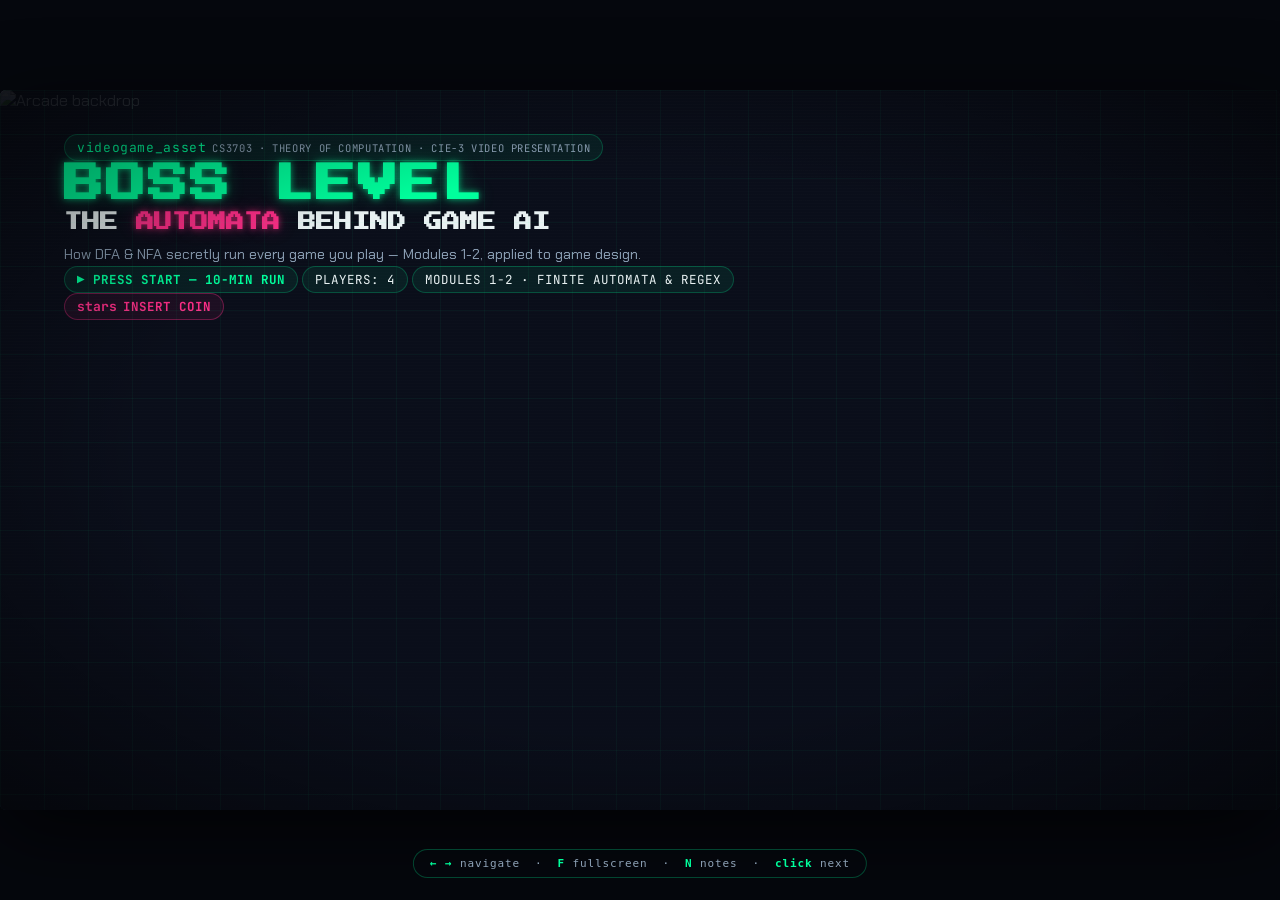
<file: public/assets/aistudio/BOSS_LEVEL_Presentation_51f1c7bb.html>
<!DOCTYPE html>
<html lang="en">
<head>
<meta charset="UTF-8">
<meta name="viewport" content="width=device-width, initial-scale=1">
<title>BOSS LEVEL — The Automata Behind Game AI · Presentation</title>
<style>
  :root { --bg:#0A0E1A; --panel:#10182B; --line:rgba(0,255,156,.25); --green:#00FF9C;
          --pink:#FF2E88; --cyan:#38BDF8; --muted:#8FA3B8; --text:#E8F1F2; }
  * { margin:0; padding:0; box-sizing:border-box; }
  html, body { height:100%; }
  body { background:#05070d; font-family:'Segoe UI',system-ui,sans-serif; color:var(--text);
         overflow:hidden; }

  /* ===== full-viewport stage (NO header, NO footer) ===== */
  .stage-wrap { position:fixed; inset:0; display:flex; align-items:center;
                justify-content:center; overflow:hidden; }
  #stage { width:1280px; height:720px; position:relative; transform-origin:center center;
           background:var(--bg); border-radius:6px; overflow:hidden;
           box-shadow:0 22px 80px rgba(0,0,0,.7); }
  iframe.sl { width:1280px; height:720px; border:0; display:none; position:absolute;
              inset:0; background:var(--bg); }
  iframe.sl.in { animation: stageIn .4s ease both; }
  @keyframes stageIn { from { opacity:0; transform:scale(.972); } to { opacity:1; transform:none; } }

  /* ===== CRT sweep on slide change ===== */
  #sweep { position:fixed; inset:0; pointer-events:none; overflow:hidden; z-index:40; }
  #sweep .line { position:absolute; left:0; right:0; top:-140px; height:140px;
    background:linear-gradient(180deg, transparent, rgba(0,255,156,.14) 78%, rgba(0,255,156,.30) 96%, transparent);
    opacity:0; }
  #sweep.go .line { animation: sweepDown .42s linear both; }
  @keyframes sweepDown { 0% { opacity:1; transform:translateY(-140px); }
                         100% { opacity:0; transform:translateY(calc(100vh + 140px)); } }

  /* ===== auto-hiding micro HUD (appears only while navigating) ===== */
  #hud { position:fixed; inset:0; pointer-events:none; opacity:0; transition:opacity .45s; z-index:50; }
  #hud.on { opacity:1; }
  #hud-bar { position:absolute; left:0; right:0; bottom:0; height:3px;
             background:rgba(0,255,156,.10); }
  #hud-bar i { display:block; height:100%; width:0;
               background:linear-gradient(90deg, var(--green), var(--cyan));
               box-shadow:0 0 10px rgba(0,255,156,.55); transition:width .3s ease; }
  #hud-num { position:absolute; right:16px; bottom:12px; font-family:'JetBrains Mono',monospace;
             font-size:11px; letter-spacing:.12em; color:var(--green);
             background:rgba(5,7,13,.55); border:1px solid var(--line); border-radius:999px;
             padding:3px 10px; }

  /* ===== one-time hint toast (H to reshow) ===== */
  #toast { position:fixed; left:50%; bottom:22px; transform:translateX(-50%); z-index:55;
           font-family:'JetBrains Mono',monospace; font-size:11px; letter-spacing:.08em;
           color:var(--muted); background:rgba(5,7,13,.72); border:1px solid var(--line);
           border-radius:999px; padding:7px 16px; opacity:0; transition:opacity .5s;
           pointer-events:none; white-space:nowrap; }
  #toast.on { opacity:1; }
  #toast b { color:var(--green); font-weight:700; }

  /* ===== speaker-notes drawer (N key · hidden while presenting) ===== */
  #notes { position:fixed; top:0; right:0; bottom:0; width:min(470px, 92vw); z-index:60;
           background:rgba(13,20,36,.97); border-left:1px solid var(--line);
           transform:translateX(102%); transition:transform .3s ease;
           display:flex; flex-direction:column; }
  #notes.open { transform:none; }
  #notes .n-head { flex:none; padding:16px 20px 12px; border-bottom:1px solid rgba(143,163,184,.18); }
  #notes .n-title { font-weight:800; letter-spacing:.04em; color:var(--green); font-size:13.5px; }
  #notes .n-meta { margin-top:7px; display:flex; gap:8px; flex-wrap:wrap; }
  #notes .n-chip { font-family:'JetBrains Mono',monospace; font-size:10.5px; letter-spacing:.06em;
                   border:1px solid var(--line); border-radius:999px; padding:3px 10px;
                   color:var(--cyan); background:rgba(56,189,248,.08); }
  #notes .n-chip.pink { color:var(--pink); border-color:rgba(255,46,136,.35); background:rgba(255,46,136,.08); }
  #notes .n-body { flex:1; overflow:auto; padding:16px 20px 22px; font-size:14.5px;
                   line-height:1.75; color:var(--text); }
  #notes .n-foot { flex:none; padding:10px 20px 14px; border-top:1px solid rgba(143,163,184,.18);
                   font-family:'JetBrains Mono',monospace; font-size:10px; color:var(--muted);
                   letter-spacing:.06em; }
</style>
</head>
<body>
  <div class="stage-wrap" id="wrap">
    <div id="stage">
    <iframe class="sl" id="sl0" title="slide 1" srcdoc="&lt;!DOCTYPE html&gt;
&lt;html lang=&quot;en&quot;&gt;&lt;head&gt;
&lt;meta charset=&quot;UTF-8&quot;&gt;
&lt;title&gt;Slide 01 — BOSS LEVEL — The Automata Behind Game AI&lt;/title&gt;
&lt;script src=&quot;https://artifacts-cdn.chatglm.site/https://cdn.tailwindcss.com&quot; data-z-original-src=&quot;https://cdn.tailwindcss.com&quot;&gt;&lt;/script&gt;
&lt;link href=&quot;https://artifacts-cdn.chatglm.site/https://fonts.googleapis.com/icon?family=Material+Icons&quot; rel=&quot;stylesheet&quot; data-z-original-href=&quot;https://fonts.googleapis.com/icon?family=Material+Icons&quot;&gt;
&lt;style&gt;
@import url(&#x27;https://fonts.googleapis.com/css2?family=Press+Start+2P&amp;family=Chakra+Petch:wght@400;600;700&amp;family=JetBrains+Mono:wght@400;700&amp;display=swap&#x27;);

:root {
  /* palette */
  --bg: #0A0E1A;
  --bg-panel: #10182B;
  --bg-panel-2: #0D1424;
  --primary: #E8F1F2;
  --accent: #00FF9C;
  --accent-2: #FF2E88;
  --accent-3: #38BDF8;
  --muted: #8FA3B8;
  --line: rgba(0,255,156,.22);
  --line-pink: rgba(255,46,136,.35);

  /* typography tokens (apply via inline style / tailwind arbitrary values) */
  --font-heading: &#x27;Press Start 2P&#x27;, monospace;
  --font-body: &#x27;Chakra Petch&#x27;, sans-serif;
  --font-num: &#x27;JetBrains Mono&#x27;, monospace;

  --fs-display: 40px;
  --fs-h1: 23px;
  --fs-h2: 17px;
  --fs-h3: 14.5px;
  --fs-body: 14px;
  --fs-small: 12.5px;
  --fs-micro: 10.5px;
}

* { margin: 0; padding: 0; box-sizing: border-box; }
body { background: #000; font-family: var(--font-body); color: var(--primary); }

/* canvas */
.slide { width: 1280px; height: 720px; overflow: hidden; position: relative; background: var(--bg); }

/* backdrop: faint grid + CRT vignette + scanlines */
.grid-bg::before { content: &quot;&quot;; position: absolute; inset: 0;
  background-image: linear-gradient(rgba(0,255,156,.045) 1px, transparent 1px),
                    linear-gradient(90deg, rgba(0,255,156,.045) 1px, transparent 1px);
  background-size: 44px 44px; pointer-events: none; }
.vignette::after { content: &quot;&quot;; position: absolute; inset: 0;
  background: radial-gradient(ellipse at center, transparent 55%, rgba(0,0,0,.55) 100%); pointer-events: none; }
.scanlines { background-image: repeating-linear-gradient(0deg, rgba(255,255,255,.02) 0 1px, transparent 1px 3px); }

/* surfaces */
.card { background: var(--bg-panel); border: 1px solid var(--line); border-radius: 10px; }
.card-pink { background: var(--bg-panel); border: 1px solid var(--line-pink); border-radius: 10px; }
.inset { background: var(--bg-panel-2); border: 1px solid rgba(143,163,184,.18); border-radius: 10px; }

/* neon glows */
.glow-green { color: var(--accent); text-shadow: 0 0 6px rgba(0,255,156,.65), 0 0 18px rgba(0,255,156,.30); }
.glow-pink  { color: var(--accent-2); text-shadow: 0 0 6px rgba(255,46,136,.65), 0 0 18px rgba(255,46,136,.30); }
.glow-cyan  { color: var(--accent-3); text-shadow: 0 0 6px rgba(56,189,248,.60), 0 0 16px rgba(56,189,248,.28); }

/* chips / badges */
.chip { display: inline-flex; align-items: center; gap: 6px; border: 1px solid var(--line);
  border-radius: 999px; padding: 4px 12px; background: rgba(0,255,156,.07); }
.chip-pink { display: inline-flex; align-items: center; gap: 6px; border: 1px solid var(--line-pink);
  border-radius: 999px; padding: 4px 12px; background: rgba(255,46,136,.08); }

/* CSS state-machine primitives (no SVG) */
.node { display: inline-flex; align-items: center; justify-content: center; border-radius: 999px;
  border: 2px solid var(--accent); color: var(--accent); background: rgba(0,255,156,.06);
  font-family: var(--font-num); font-weight: 700; }
.node-accept { border-color: var(--accent-2); color: var(--accent-2); background: rgba(255,46,136,.08);
  box-shadow: 0 0 0 3px var(--bg), 0 0 0 5px var(--accent-2); }
.node-idle { border-color: var(--accent-3); color: var(--accent-3); background: rgba(56,189,248,.07); }
.arrow { font-family: var(--font-num); color: var(--muted); letter-spacing: 1px; }
.arrow b { color: var(--accent); font-weight: 700; }
.dashed { border-style: dashed; }

/* tables */
.tbl { width: 100%; border-collapse: collapse; font-family: var(--font-num); }
.tbl th { background: rgba(0,255,156,.10); color: var(--accent); border: 1px solid var(--line);
  padding: 7px 10px; text-align: center; }
.tbl td { border: 1px solid rgba(143,163,184,.22); padding: 7px 10px; text-align: center;
  color: var(--primary); background: rgba(16,24,43,.65); }

/* HUD life bar */
.lifebar { height: 10px; border: 1px solid var(--line); border-radius: 999px;
  background: rgba(0,255,156,.12); overflow: hidden; }
.lifebar &gt; i { display: block; height: 100%; background: linear-gradient(90deg, var(--accent), var(--accent-3)); }

/* hidden speaker notes */
aside[data-notes] { display: none; }
.hidden { display: none; }

&lt;/style&gt;
&lt;style&gt;
  @keyframes title-pulse {
    0%,100% { text-shadow: 0 0 6px rgba(0,255,156,.65), 0 0 18px rgba(0,255,156,.30); }
    50%     { text-shadow: 0 0 12px rgba(0,255,156,.95), 0 0 38px rgba(0,255,156,.55); }
  }
  @keyframes coin-blink { 0%,55% { opacity:1; } 56%,100% { opacity:.22; } }
  .title-anim { animation: title-pulse 2.8s ease-in-out infinite; }
  .coin-anim  { animation: coin-blink 1.3s steps(1) infinite; }
&lt;/style&gt;
&lt;style&gt;
/* ==== entrance animations (added by player · replay on every slide entry) ==== */
@keyframes slRise { from { opacity:0; transform: translateY(26px); } }
@keyframes slPop  { from { opacity:0; transform: scale(.62); } }
@keyframes slFade { from { opacity:0; } }
@keyframes slBar  { from { width:0; } }
@keyframes slRow  { from { opacity:0; transform: translateX(-16px); } }
.replay .slide &gt; *:not([data-decor]):not(aside) {
  animation: slRise .55s cubic-bezier(.22,.75,.3,1) backwards; }
.replay .slide &gt; *:nth-child(2){ animation-delay:.13s }
.replay .slide &gt; *:nth-child(3){ animation-delay:.21s }
.replay .slide &gt; *:nth-child(4){ animation-delay:.29s }
.replay .slide &gt; *:nth-child(5){ animation-delay:.37s }
.replay .slide &gt; *:nth-child(6){ animation-delay:.45s }
.replay .slide &gt; *:nth-child(7){ animation-delay:.52s }
.replay .slide &gt; *:nth-child(n+8){ animation-delay:.58s }
.replay .node, .replay .node-accept, .replay .node-idle {
  animation: slPop .55s cubic-bezier(.3,1.65,.45,1) backwards; animation-delay:.5s; }
.replay .chip, .replay .chip-pink { animation: slFade .5s ease backwards; animation-delay:.4s; }
.replay .lifebar &gt; i { animation: slBar .9s cubic-bezier(.22,.75,.3,1) backwards; animation-delay:.6s; }
.replay .tbl tr { animation: slRow .38s ease backwards; }
.replay .tbl tr:nth-child(1){ animation-delay:.22s }
.replay .tbl tr:nth-child(2){ animation-delay:.27s }
.replay .tbl tr:nth-child(3){ animation-delay:.32s }
.replay .tbl tr:nth-child(4){ animation-delay:.37s }
.replay .tbl tr:nth-child(5){ animation-delay:.42s }
.replay .tbl tr:nth-child(6){ animation-delay:.47s }
.replay .tbl tr:nth-child(7){ animation-delay:.52s }
.replay .tbl tr:nth-child(8){ animation-delay:.57s }
.replay .tbl tr:nth-child(n+9){ animation-delay:.62s }
/* let z-index:-1 backdrop decor paint above the slide background, below content */
.slide { isolation: isolate; }
&lt;/style&gt;
&lt;/head&gt;
&lt;body&gt;
&lt;div class=&quot;slide grid-bg vignette scanlines&quot; style=&quot;font-family:var(--font-body); color:var(--primary);&quot;&gt;

  &lt;!-- dimmed arcade backdrop (~30% visibility) + dark overlay + bottom gradient --&gt;
  &lt;img src=&quot;https://z-cdn.chatglm.cn/image-search-mcp/images-ppt/017b9001aefc.jpeg&quot; alt=&quot;Arcade backdrop&quot; data-decor=&quot;&quot; style=&quot;position:absolute; inset:0; width:100%; height:100%; object-fit:cover; opacity:.30; z-index:-1;&quot;&gt;
  &lt;div data-decor=&quot;&quot; style=&quot;position:absolute; inset:0; z-index:-1;
       background:linear-gradient(180deg, rgba(10,14,26,.50) 0%, rgba(10,14,26,.68) 52%, rgba(10,14,26,.97) 100%);&quot;&gt;&lt;/div&gt;

  &lt;!-- content --&gt;
  &lt;div class=&quot;relative z-10 flex flex-col h-full&quot; style=&quot;padding:44px 64px 42px;&quot;&gt;

    &lt;!-- top-left course chip --&gt;
    &lt;div class=&quot;flex items-center&quot;&gt;
      &lt;span class=&quot;chip&quot; style=&quot;font-family:var(--font-num); font-size:var(--fs-micro); color:var(--muted); letter-spacing:.06em;&quot;&gt;
        &lt;span class=&quot;material-icons&quot; style=&quot;font-size:13px; color:var(--accent);&quot;&gt;videogame_asset&lt;/span&gt;
        CS3703 · THEORY OF COMPUTATION · CIE-3 VIDEO PRESENTATION
      &lt;/span&gt;
    &lt;/div&gt;

    &lt;!-- hero title block --&gt;
    &lt;div class=&quot;flex-1 flex flex-col items-center justify-center text-center&quot; style=&quot;gap:22px;&quot;&gt;
      &lt;div class=&quot;flex items-center&quot; data-decor=&quot;&quot; style=&quot;gap:12px;&quot;&gt;
        &lt;span style=&quot;width:170px; height:2px; background:linear-gradient(90deg, transparent, var(--accent));&quot;&gt;&lt;/span&gt;
        &lt;span style=&quot;width:8px; height:8px; background:var(--accent); box-shadow:0 0 8px rgba(0,255,156,.7);&quot;&gt;&lt;/span&gt;
        &lt;span style=&quot;width:8px; height:8px; background:var(--accent-2); box-shadow:0 0 8px rgba(255,46,136,.7);&quot;&gt;&lt;/span&gt;
        &lt;span style=&quot;width:8px; height:8px; background:var(--accent-3); box-shadow:0 0 8px rgba(56,189,248,.7);&quot;&gt;&lt;/span&gt;
        &lt;span style=&quot;width:170px; height:2px; background:linear-gradient(270deg, transparent, var(--accent));&quot;&gt;&lt;/span&gt;
      &lt;/div&gt;

      &lt;h1 class=&quot;glow-green title-anim&quot; style=&quot;font-family:var(--font-heading); font-size:var(--fs-display); line-height:1.15; letter-spacing:.05em;&quot;&gt;BOSS LEVEL&lt;/h1&gt;

      &lt;h2 style=&quot;font-family:var(--font-heading); font-size:18px; line-height:1.75; color:var(--primary);&quot;&gt;
        THE &lt;span class=&quot;glow-pink&quot;&gt;AUTOMATA&lt;/span&gt; BEHIND GAME AI
      &lt;/h2&gt;

      &lt;p style=&quot;font-size:var(--fs-h3); color:var(--muted); max-width:680px; line-height:1.65; margin-top:4px;&quot;&gt;
        How DFA &amp;amp; NFA secretly run every game you play — Modules 1-2, applied to game design.
      &lt;/p&gt;
    &lt;/div&gt;

    &lt;!-- bottom HUD row --&gt;
    &lt;div class=&quot;flex items-end justify-between&quot;&gt;
      &lt;div class=&quot;flex items-center flex-wrap&quot; style=&quot;gap:12px;&quot;&gt;
        &lt;span class=&quot;chip&quot; style=&quot;font-family:var(--font-num); font-size:var(--fs-small); color:var(--accent); font-weight:700;&quot;&gt;▶ PRESS START — 10-MIN RUN&lt;/span&gt;
        &lt;span class=&quot;chip&quot; style=&quot;font-family:var(--font-num); font-size:var(--fs-small); color:var(--primary);&quot;&gt;PLAYERS: 4&lt;/span&gt;
        &lt;span class=&quot;chip&quot; style=&quot;font-family:var(--font-num); font-size:var(--fs-small); color:var(--primary);&quot;&gt;MODULES 1-2 · FINITE AUTOMATA &amp;amp; REGEX&lt;/span&gt;
      &lt;/div&gt;
      &lt;span class=&quot;chip-pink&quot; style=&quot;font-family:var(--font-num); font-size:var(--fs-small); color:var(--accent-2); font-weight:700;&quot;&gt;
        &lt;span class=&quot;material-icons&quot; style=&quot;font-size:13px; color:var(--accent-2);&quot;&gt;stars&lt;/span&gt;
        &lt;span class=&quot;coin-anim&quot;&gt;INSERT COIN&lt;/span&gt;
      &lt;/span&gt;
    &lt;/div&gt;
  &lt;/div&gt;

  &lt;aside data-notes=&quot;&quot; class=&quot;hidden&quot;&gt;Hey everyone, welcome! I&#x27;m Player 1, and this is BOSS LEVEL — The Automata Behind Game AI, our CS3703 CIE-3 video presentation. The one-line premise: every game you play secretly runs on machines we can prove things about. Our full team details and USNs appear in the video intro and in the file information. Let&#x27;s press start.&lt;/aside&gt;
&lt;/div&gt;



&lt;script&gt;
(function(){
  var d = document.documentElement;
  function go(){ d.classList.add(&#x27;replay&#x27;); }
  if (document.readyState === &#x27;complete&#x27;) go(); else addEventListener(&#x27;load&#x27;, go);
  addEventListener(&#x27;message&#x27;, function(e){
    if (e &amp;&amp; e.data &amp;&amp; e.data.cmd === &#x27;replay&#x27;) {
      d.classList.remove(&#x27;replay&#x27;); void d.offsetWidth; d.classList.add(&#x27;replay&#x27;);
    }
  });
})();
&lt;/script&gt;

&lt;/body&gt;&lt;/html&gt;"></iframe>
    <iframe class="sl" id="sl1" title="slide 2" srcdoc="&lt;!DOCTYPE html&gt;
&lt;html lang=&quot;en&quot;&gt;&lt;head&gt;
&lt;meta charset=&quot;UTF-8&quot;&gt;
&lt;title&gt;Slide 02 — Players Ready — Team Profile&lt;/title&gt;
&lt;script src=&quot;https://artifacts-cdn.chatglm.site/https://cdn.tailwindcss.com&quot; data-z-original-src=&quot;https://cdn.tailwindcss.com&quot;&gt;&lt;/script&gt;
&lt;link href=&quot;https://artifacts-cdn.chatglm.site/https://fonts.googleapis.com/icon?family=Material+Icons&quot; rel=&quot;stylesheet&quot; data-z-original-href=&quot;https://fonts.googleapis.com/icon?family=Material+Icons&quot;&gt;
&lt;style&gt;
@import url(&#x27;https://fonts.googleapis.com/css2?family=Press+Start+2P&amp;family=Chakra+Petch:wght@400;600;700&amp;family=JetBrains+Mono:wght@400;700&amp;display=swap&#x27;);

:root {
  /* palette */
  --bg: #0A0E1A;
  --bg-panel: #10182B;
  --bg-panel-2: #0D1424;
  --primary: #E8F1F2;
  --accent: #00FF9C;
  --accent-2: #FF2E88;
  --accent-3: #38BDF8;
  --muted: #8FA3B8;
  --line: rgba(0,255,156,.22);
  --line-pink: rgba(255,46,136,.35);

  /* typography tokens (apply via inline style / tailwind arbitrary values) */
  --font-heading: &#x27;Press Start 2P&#x27;, monospace;
  --font-body: &#x27;Chakra Petch&#x27;, sans-serif;
  --font-num: &#x27;JetBrains Mono&#x27;, monospace;

  --fs-display: 40px;
  --fs-h1: 23px;
  --fs-h2: 17px;
  --fs-h3: 14.5px;
  --fs-body: 14px;
  --fs-small: 12.5px;
  --fs-micro: 10.5px;
}

* { margin: 0; padding: 0; box-sizing: border-box; }
body { background: #000; font-family: var(--font-body); color: var(--primary); }

/* canvas */
.slide { width: 1280px; height: 720px; overflow: hidden; position: relative; background: var(--bg); }

/* backdrop: faint grid + CRT vignette + scanlines */
.grid-bg::before { content: &quot;&quot;; position: absolute; inset: 0;
  background-image: linear-gradient(rgba(0,255,156,.045) 1px, transparent 1px),
                    linear-gradient(90deg, rgba(0,255,156,.045) 1px, transparent 1px);
  background-size: 44px 44px; pointer-events: none; }
.vignette::after { content: &quot;&quot;; position: absolute; inset: 0;
  background: radial-gradient(ellipse at center, transparent 55%, rgba(0,0,0,.55) 100%); pointer-events: none; }
.scanlines { background-image: repeating-linear-gradient(0deg, rgba(255,255,255,.02) 0 1px, transparent 1px 3px); }

/* surfaces */
.card { background: var(--bg-panel); border: 1px solid var(--line); border-radius: 10px; }
.card-pink { background: var(--bg-panel); border: 1px solid var(--line-pink); border-radius: 10px; }
.inset { background: var(--bg-panel-2); border: 1px solid rgba(143,163,184,.18); border-radius: 10px; }

/* neon glows */
.glow-green { color: var(--accent); text-shadow: 0 0 6px rgba(0,255,156,.65), 0 0 18px rgba(0,255,156,.30); }
.glow-pink  { color: var(--accent-2); text-shadow: 0 0 6px rgba(255,46,136,.65), 0 0 18px rgba(255,46,136,.30); }
.glow-cyan  { color: var(--accent-3); text-shadow: 0 0 6px rgba(56,189,248,.60), 0 0 16px rgba(56,189,248,.28); }

/* chips / badges */
.chip { display: inline-flex; align-items: center; gap: 6px; border: 1px solid var(--line);
  border-radius: 999px; padding: 4px 12px; background: rgba(0,255,156,.07); }
.chip-pink { display: inline-flex; align-items: center; gap: 6px; border: 1px solid var(--line-pink);
  border-radius: 999px; padding: 4px 12px; background: rgba(255,46,136,.08); }

/* CSS state-machine primitives (no SVG) */
.node { display: inline-flex; align-items: center; justify-content: center; border-radius: 999px;
  border: 2px solid var(--accent); color: var(--accent); background: rgba(0,255,156,.06);
  font-family: var(--font-num); font-weight: 700; }
.node-accept { border-color: var(--accent-2); color: var(--accent-2); background: rgba(255,46,136,.08);
  box-shadow: 0 0 0 3px var(--bg), 0 0 0 5px var(--accent-2); }
.node-idle { border-color: var(--accent-3); color: var(--accent-3); background: rgba(56,189,248,.07); }
.arrow { font-family: var(--font-num); color: var(--muted); letter-spacing: 1px; }
.arrow b { color: var(--accent); font-weight: 700; }
.dashed { border-style: dashed; }

/* tables */
.tbl { width: 100%; border-collapse: collapse; font-family: var(--font-num); }
.tbl th { background: rgba(0,255,156,.10); color: var(--accent); border: 1px solid var(--line);
  padding: 7px 10px; text-align: center; }
.tbl td { border: 1px solid rgba(143,163,184,.22); padding: 7px 10px; text-align: center;
  color: var(--primary); background: rgba(16,24,43,.65); }

/* HUD life bar */
.lifebar { height: 10px; border: 1px solid var(--line); border-radius: 999px;
  background: rgba(0,255,156,.12); overflow: hidden; }
.lifebar &gt; i { display: block; height: 100%; background: linear-gradient(90deg, var(--accent), var(--accent-3)); }

/* hidden speaker notes */
aside[data-notes] { display: none; }
.hidden { display: none; }

&lt;/style&gt;
&lt;style&gt;
  .fill-slot { border:1.5px dashed rgba(143,163,184,.5); border-radius:8px; background:rgba(13,20,36,.85);
               padding:10px 12px; display:flex; align-items:center; justify-content:space-between; gap:8px; }
  .bracket { color:var(--accent-2); font-weight:700; }
&lt;/style&gt;
&lt;style&gt;*, ::before, ::after{--tw-border-spacing-x:0;--tw-border-spacing-y:0;--tw-translate-x:0;--tw-translate-y:0;--tw-rotate:0;--tw-skew-x:0;--tw-skew-y:0;--tw-scale-x:1;--tw-scale-y:1;--tw-pan-x: ;--tw-pan-y: ;--tw-pinch-zoom: ;--tw-scroll-snap-strictness:proximity;--tw-gradient-from-position: ;--tw-gradient-via-position: ;--tw-gradient-to-position: ;--tw-ordinal: ;--tw-slashed-zero: ;--tw-numeric-figure: ;--tw-numeric-spacing: ;--tw-numeric-fraction: ;--tw-ring-inset: ;--tw-ring-offset-width:0px;--tw-ring-offset-color:#fff;--tw-ring-color:rgb(59 130 246 / 0.5);--tw-ring-offset-shadow:0 0 #0000;--tw-ring-shadow:0 0 #0000;--tw-shadow:0 0 #0000;--tw-shadow-colored:0 0 #0000;--tw-blur: ;--tw-brightness: ;--tw-contrast: ;--tw-grayscale: ;--tw-hue-rotate: ;--tw-invert: ;--tw-saturate: ;--tw-sepia: ;--tw-drop-shadow: ;--tw-backdrop-blur: ;--tw-backdrop-brightness: ;--tw-backdrop-contrast: ;--tw-backdrop-grayscale: ;--tw-backdrop-hue-rotate: ;--tw-backdrop-invert: ;--tw-backdrop-opacity: ;--tw-backdrop-saturate: ;--tw-backdrop-sepia: ;--tw-contain-size: ;--tw-contain-layout: ;--tw-contain-paint: ;--tw-contain-style: }::backdrop{--tw-border-spacing-x:0;--tw-border-spacing-y:0;--tw-translate-x:0;--tw-translate-y:0;--tw-rotate:0;--tw-skew-x:0;--tw-skew-y:0;--tw-scale-x:1;--tw-scale-y:1;--tw-pan-x: ;--tw-pan-y: ;--tw-pinch-zoom: ;--tw-scroll-snap-strictness:proximity;--tw-gradient-from-position: ;--tw-gradient-via-position: ;--tw-gradient-to-position: ;--tw-ordinal: ;--tw-slashed-zero: ;--tw-numeric-figure: ;--tw-numeric-spacing: ;--tw-numeric-fraction: ;--tw-ring-inset: ;--tw-ring-offset-width:0px;--tw-ring-offset-color:#fff;--tw-ring-color:rgb(59 130 246 / 0.5);--tw-ring-offset-shadow:0 0 #0000;--tw-ring-shadow:0 0 #0000;--tw-shadow:0 0 #0000;--tw-shadow-colored:0 0 #0000;--tw-blur: ;--tw-brightness: ;--tw-contrast: ;--tw-grayscale: ;--tw-hue-rotate: ;--tw-invert: ;--tw-saturate: ;--tw-sepia: ;--tw-drop-shadow: ;--tw-backdrop-blur: ;--tw-backdrop-brightness: ;--tw-backdrop-contrast: ;--tw-backdrop-grayscale: ;--tw-backdrop-hue-rotate: ;--tw-backdrop-invert: ;--tw-backdrop-opacity: ;--tw-backdrop-saturate: ;--tw-backdrop-sepia: ;--tw-contain-size: ;--tw-contain-layout: ;--tw-contain-paint: ;--tw-contain-style: }/* ! tailwindcss v3.4.17 | MIT License | https://tailwindcss.com */*,::after,::before{box-sizing:border-box;border-width:0;border-style:solid;border-color:#e5e7eb}::after,::before{--tw-content:&#x27;&#x27;}:host,html{line-height:1.5;-webkit-text-size-adjust:100%;-moz-tab-size:4;tab-size:4;font-family:ui-sans-serif, system-ui, sans-serif, &quot;Apple Color Emoji&quot;, &quot;Segoe UI Emoji&quot;, &quot;Segoe UI Symbol&quot;, &quot;Noto Color Emoji&quot;;font-feature-settings:normal;font-variation-settings:normal;-webkit-tap-highlight-color:transparent}body{margin:0;line-height:inherit}hr{height:0;color:inherit;border-top-width:1px}abbr:where([title]){-webkit-text-decoration:underline dotted;text-decoration:underline dotted}h1,h2,h3,h4,h5,h6{font-size:inherit;font-weight:inherit}a{color:inherit;text-decoration:inherit}b,strong{font-weight:bolder}code,kbd,pre,samp{font-family:ui-monospace, SFMono-Regular, Menlo, Monaco, Consolas, &quot;Liberation Mono&quot;, &quot;Courier New&quot;, monospace;font-feature-settings:normal;font-variation-settings:normal;font-size:1em}small{font-size:80%}sub,sup{font-size:75%;line-height:0;position:relative;vertical-align:baseline}sub{bottom:-.25em}sup{top:-.5em}table{text-indent:0;border-color:inherit;border-collapse:collapse}button,input,optgroup,select,textarea{font-family:inherit;font-feature-settings:inherit;font-variation-settings:inherit;font-size:100%;font-weight:inherit;line-height:inherit;letter-spacing:inherit;color:inherit;margin:0;padding:0}button,select{text-transform:none}button,input:where([type=button]),input:where([type=reset]),input:where([type=submit]){-webkit-appearance:button;background-color:transparent;background-image:none}:-moz-focusring{outline:auto}:-moz-ui-invalid{box-shadow:none}progress{vertical-align:baseline}::-webkit-inner-spin-button,::-webkit-outer-spin-button{height:auto}[type=search]{-webkit-appearance:textfield;outline-offset:-2px}::-webkit-search-decoration{-webkit-appearance:none}::-webkit-file-upload-button{-webkit-appearance:button;font:inherit}summary{display:list-item}blockquote,dd,dl,figure,h1,h2,h3,h4,h5,h6,hr,p,pre{margin:0}fieldset{margin:0;padding:0}legend{padding:0}menu,ol,ul{list-style:none;margin:0;padding:0}dialog{padding:0}textarea{resize:vertical}input::placeholder,textarea::placeholder{opacity:1;color:#9ca3af}[role=button],button{cursor:pointer}:disabled{cursor:default}audio,canvas,embed,iframe,img,object,svg,video{display:block;vertical-align:middle}img,video{max-width:100%;height:auto}[hidden]:where(:not([hidden=until-found])){display:none}.relative{position:relative}.z-10{z-index:10}.flex{display:flex}.grid{display:grid}.hidden{display:none}.h-full{height:100%}.w-full{width:100%}.flex-1{flex:1 1 0%}.grid-cols-4{grid-template-columns:repeat(4, minmax(0, 1fr))}.flex-col{flex-direction:column}.items-end{align-items:flex-end}.items-center{align-items:center}.items-stretch{align-items:stretch}.justify-between{justify-content:space-between}.self-start{align-self:flex-start}&lt;/style&gt;&lt;style&gt;
/* ==== entrance animations (added by player · replay on every slide entry) ==== */
@keyframes slRise { from { opacity:0; transform: translateY(26px); } }
@keyframes slPop  { from { opacity:0; transform: scale(.62); } }
@keyframes slFade { from { opacity:0; } }
@keyframes slBar  { from { width:0; } }
@keyframes slRow  { from { opacity:0; transform: translateX(-16px); } }
.replay .slide &gt; *:not([data-decor]):not(aside) {
  animation: slRise .55s cubic-bezier(.22,.75,.3,1) backwards; }
.replay .slide &gt; *:nth-child(2){ animation-delay:.13s }
.replay .slide &gt; *:nth-child(3){ animation-delay:.21s }
.replay .slide &gt; *:nth-child(4){ animation-delay:.29s }
.replay .slide &gt; *:nth-child(5){ animation-delay:.37s }
.replay .slide &gt; *:nth-child(6){ animation-delay:.45s }
.replay .slide &gt; *:nth-child(7){ animation-delay:.52s }
.replay .slide &gt; *:nth-child(n+8){ animation-delay:.58s }
.replay .node, .replay .node-accept, .replay .node-idle {
  animation: slPop .55s cubic-bezier(.3,1.65,.45,1) backwards; animation-delay:.5s; }
.replay .chip, .replay .chip-pink { animation: slFade .5s ease backwards; animation-delay:.4s; }
.replay .lifebar &gt; i { animation: slBar .9s cubic-bezier(.22,.75,.3,1) backwards; animation-delay:.6s; }
.replay .tbl tr { animation: slRow .38s ease backwards; }
.replay .tbl tr:nth-child(1){ animation-delay:.22s }
.replay .tbl tr:nth-child(2){ animation-delay:.27s }
.replay .tbl tr:nth-child(3){ animation-delay:.32s }
.replay .tbl tr:nth-child(4){ animation-delay:.37s }
.replay .tbl tr:nth-child(5){ animation-delay:.42s }
.replay .tbl tr:nth-child(6){ animation-delay:.47s }
.replay .tbl tr:nth-child(7){ animation-delay:.52s }
.replay .tbl tr:nth-child(8){ animation-delay:.57s }
.replay .tbl tr:nth-child(n+9){ animation-delay:.62s }
/* let z-index:-1 backdrop decor paint above the slide background, below content */
.slide { isolation: isolate; }
&lt;/style&gt;
&lt;/head&gt;
&lt;body data-new-gr-c-s-check-loaded=&quot;14.1345.0&quot; data-gr-ext-installed=&quot;&quot;&gt;
&lt;div class=&quot;slide grid-bg vignette scanlines&quot; style=&quot;font-family:var(--font-body); color:var(--primary);&quot;&gt;
  &lt;div class=&quot;relative z-10 flex flex-col h-full&quot; style=&quot;padding: 50px 64px 46px; box-sizing: border-box; width: 1280px;&quot;&gt;

    &lt;!-- header --&gt;
    &lt;div class=&quot;flex items-end justify-between&quot;&gt;
      &lt;div&gt;
        &lt;span class=&quot;chip&quot; style=&quot;font-family:var(--font-num); font-size:var(--fs-micro); color:var(--accent); letter-spacing:.08em;&quot;&gt;MISSION BRIEFING · 01&lt;/span&gt;
        &lt;h1 style=&quot;font-family:var(--font-heading); font-size:var(--fs-h1); line-height:1.35; margin-top:14px;&quot;&gt;PLAYERS READY — TEAM PROFILE&lt;/h1&gt;
      &lt;/div&gt;
      &lt;div class=&quot;flex items-center&quot; data-decor=&quot;&quot; style=&quot;gap:8px; padding-bottom:6px;&quot;&gt;
        &lt;span class=&quot;chip&quot; style=&quot;font-family:var(--font-num); font-size:var(--fs-micro); color:var(--muted); padding:3px 10px;&quot;&gt;P1&lt;/span&gt;
        &lt;span class=&quot;chip&quot; style=&quot;font-family:var(--font-num); font-size:var(--fs-micro); color:var(--muted); padding:3px 10px;&quot;&gt;P2&lt;/span&gt;
        &lt;span class=&quot;chip&quot; style=&quot;font-family:var(--font-num); font-size:var(--fs-micro); color:var(--muted); padding:3px 10px;&quot;&gt;P3&lt;/span&gt;
        &lt;span class=&quot;chip&quot; style=&quot;font-family:var(--font-num); font-size:var(--fs-micro); color:var(--muted); padding:3px 10px;&quot;&gt;P4&lt;/span&gt;
      &lt;/div&gt;
    &lt;/div&gt;

    &lt;!-- player cards --&gt;
    &lt;div class=&quot;flex-1 flex items-center&quot; style=&quot;margin-top:20px;&quot;&gt;
      &lt;div class=&quot;grid grid-cols-4 w-full items-stretch&quot; style=&quot;gap:20px;&quot;&gt;

        &lt;!-- PLAYER 1 --&gt;
        &lt;div class=&quot;card flex flex-col&quot; style=&quot;padding:18px 18px 16px;&quot;&gt;
          &lt;span class=&quot;chip self-start&quot; style=&quot;font-family:var(--font-num); font-size:var(--fs-micro); color:var(--accent);&quot;&gt;
            &lt;span class=&quot;material-icons&quot; style=&quot;font-size:13px;&quot;&gt;record_voice_over&lt;/span&gt;PLAYER 1 · HOST
          &lt;/span&gt;
          &lt;div class=&quot;fill-slot&quot; style=&quot;margin-top:14px;&quot;&gt;
            &lt;span style=&quot;font-family:var(--font-num); font-size:var(--fs-small); color:var(--muted);&quot;&gt;&lt;span class=&quot;bracket&quot;&gt;[&lt;/span&gt;MEMBER 1 NAME&lt;span class=&quot;bracket&quot;&gt;]&lt;/span&gt;&lt;/span&gt;
            &lt;span class=&quot;material-icons&quot; style=&quot;font-size:14px; color:rgba(143,163,184,.55);&quot;&gt;edit&lt;/span&gt;
          &lt;/div&gt;
          &lt;div class=&quot;fill-slot&quot; style=&quot;margin-top:10px;&quot;&gt;
            &lt;span style=&quot;font-family:var(--font-num); font-size:var(--fs-small); color:var(--muted);&quot;&gt;USN: &lt;span class=&quot;bracket&quot;&gt;[&lt;/span&gt;MEMBER 1 USN&lt;span class=&quot;bracket&quot;&gt;]&lt;/span&gt;&lt;/span&gt;
            &lt;span class=&quot;material-icons&quot; style=&quot;font-size:14px; color:rgba(143,163,184,.55);&quot;&gt;edit&lt;/span&gt;
          &lt;/div&gt;
          &lt;div style=&quot;margin-top:auto; padding-top:12px; border-top:1px solid rgba(143,163,184,.16);&quot;&gt;
            &lt;p style=&quot;font-size:var(--fs-small); color:var(--muted); line-height:1.55;&quot;&gt;Narrative lead: opens the mission, real-world wrap, game-over sign-off.&lt;/p&gt;
          &lt;/div&gt;
        &lt;/div&gt;

        &lt;!-- PLAYER 2 --&gt;
        &lt;div class=&quot;card flex flex-col&quot; style=&quot;padding:18px 18px 16px;&quot;&gt;
          &lt;span class=&quot;chip self-start&quot; style=&quot;font-family:var(--font-num); font-size:var(--fs-micro); color:var(--accent);&quot;&gt;
            &lt;span class=&quot;material-icons&quot; style=&quot;font-size:13px;&quot;&gt;memory&lt;/span&gt;PLAYER 2 · CORE MODELS
          &lt;/span&gt;
          &lt;div class=&quot;fill-slot&quot; style=&quot;margin-top:14px;&quot;&gt;
            &lt;span style=&quot;font-family:var(--font-num); font-size:var(--fs-small); color:var(--muted);&quot;&gt;&lt;span class=&quot;bracket&quot;&gt;[&lt;/span&gt;MEMBER 2 NAME&lt;span class=&quot;bracket&quot;&gt;]&lt;/span&gt;&lt;/span&gt;
            &lt;span class=&quot;material-icons&quot; style=&quot;font-size:14px; color:rgba(143,163,184,.55);&quot;&gt;edit&lt;/span&gt;
          &lt;/div&gt;
          &lt;div class=&quot;fill-slot&quot; style=&quot;margin-top:10px;&quot;&gt;
            &lt;span style=&quot;font-family:var(--font-num); font-size:var(--fs-small); color:var(--muted);&quot;&gt;USN: &lt;span class=&quot;bracket&quot;&gt;[&lt;/span&gt;MEMBER 2 USN&lt;span class=&quot;bracket&quot;&gt;]&lt;/span&gt;&lt;/span&gt;
            &lt;span class=&quot;material-icons&quot; style=&quot;font-size:14px; color:rgba(143,163,184,.55);&quot;&gt;edit&lt;/span&gt;
          &lt;/div&gt;
          &lt;div style=&quot;margin-top:auto; padding-top:12px; border-top:1px solid rgba(143,163,184,.16);&quot;&gt;
            &lt;p style=&quot;font-size:var(--fs-small); color:var(--muted); line-height:1.55;&quot;&gt;DFA engineer: formal definition, transition table, final recap.&lt;/p&gt;
          &lt;/div&gt;
        &lt;/div&gt;

        &lt;!-- PLAYER 3 --&gt;
        &lt;div class=&quot;card flex flex-col&quot; style=&quot;padding:18px 18px 16px;&quot;&gt;
          &lt;span class=&quot;chip self-start&quot; style=&quot;font-family:var(--font-num); font-size:var(--fs-micro); color:var(--accent);&quot;&gt;
            &lt;span class=&quot;material-icons&quot; style=&quot;font-size:13px;&quot;&gt;psychology&lt;/span&gt;PLAYER 3 · BOSS BRAIN
          &lt;/span&gt;
          &lt;div class=&quot;fill-slot&quot; style=&quot;margin-top:14px;&quot;&gt;
            &lt;span style=&quot;font-family:var(--font-num); font-size:var(--fs-small); color:var(--muted);&quot;&gt;&lt;span class=&quot;bracket&quot;&gt;[&lt;/span&gt;MEMBER 3 NAME&lt;span class=&quot;bracket&quot;&gt;]&lt;/span&gt;&lt;/span&gt;
            &lt;span class=&quot;material-icons&quot; style=&quot;font-size:14px; color:rgba(143,163,184,.55);&quot;&gt;edit&lt;/span&gt;
          &lt;/div&gt;
          &lt;div class=&quot;fill-slot&quot; style=&quot;margin-top:10px;&quot;&gt;
            &lt;span style=&quot;font-family:var(--font-num); font-size:var(--fs-small); color:var(--muted);&quot;&gt;USN: &lt;span class=&quot;bracket&quot;&gt;[&lt;/span&gt;MEMBER 3 USN&lt;span class=&quot;bracket&quot;&gt;]&lt;/span&gt;&lt;/span&gt;
            &lt;span class=&quot;material-icons&quot; style=&quot;font-size:14px; color:rgba(143,163,184,.55);&quot;&gt;edit&lt;/span&gt;
          &lt;/div&gt;
          &lt;div style=&quot;margin-top:auto; padding-top:12px; border-top:1px solid rgba(143,163,184,.16);&quot;&gt;
            &lt;p style=&quot;font-size:var(--fs-small); color:var(--muted); line-height:1.55;&quot;&gt;NFA specialist: nondeterminism, subset construction, Moore &amp;amp; Mealy.&lt;/p&gt;
          &lt;/div&gt;
        &lt;/div&gt;

        &lt;!-- PLAYER 4 --&gt;
        &lt;div class=&quot;card flex flex-col&quot; style=&quot;padding:18px 18px 16px;&quot;&gt;
          &lt;span class=&quot;chip self-start&quot; style=&quot;font-family:var(--font-num); font-size:var(--fs-micro); color:var(--accent);&quot;&gt;
            &lt;span class=&quot;material-icons&quot; style=&quot;font-size:13px;&quot;&gt;manage_search&lt;/span&gt;PLAYER 4 · PATTERN HUNTER
          &lt;/span&gt;
          &lt;div class=&quot;fill-slot&quot; style=&quot;margin-top:14px;&quot;&gt;
            &lt;span style=&quot;font-family:var(--font-num); font-size:var(--fs-small); color:var(--muted);&quot;&gt;&lt;span class=&quot;bracket&quot;&gt;[&lt;/span&gt;MEMBER 4 NAME&lt;span class=&quot;bracket&quot;&gt;]&lt;/span&gt;&lt;/span&gt;
            &lt;span class=&quot;material-icons&quot; style=&quot;font-size:14px; color:rgba(143,163,184,.55);&quot;&gt;edit&lt;/span&gt;
          &lt;/div&gt;
          &lt;div class=&quot;fill-slot&quot; style=&quot;margin-top:10px;&quot;&gt;
            &lt;span style=&quot;font-family:var(--font-num); font-size:var(--fs-small); color:var(--muted);&quot;&gt;USN: &lt;span class=&quot;bracket&quot;&gt;[&lt;/span&gt;MEMBER 4 USN&lt;span class=&quot;bracket&quot;&gt;]&lt;/span&gt;&lt;/span&gt;
            &lt;span class=&quot;material-icons&quot; style=&quot;font-size:14px; color:rgba(143,163,184,.55);&quot;&gt;edit&lt;/span&gt;
          &lt;/div&gt;
          &lt;div style=&quot;margin-top:auto; padding-top:12px; border-top:1px solid rgba(143,163,184,.16);&quot;&gt;
            &lt;p style=&quot;font-size:var(--fs-small); color:var(--muted); line-height:1.55;&quot;&gt;Regex &amp;amp; limits: regular expressions, pumping-lemma proof.&lt;/p&gt;
          &lt;/div&gt;
        &lt;/div&gt;

      &lt;/div&gt;
    &lt;/div&gt;

    &lt;!-- rules of the game --&gt;
    
  &lt;/div&gt;

  &lt;aside data-notes=&quot;&quot; class=&quot;hidden&quot;&gt;Quick squad roll-call. Player 1 — me, the host: I open the mission and land the real-world wrap and game-over sign-off. Player 2 is our DFA engineer — formal definition, transition table, final recap. Player 3 is the boss brain — nondeterminism, subset construction, Moore and Mealy. Player 4 hunts patterns — regular expressions and the pumping-lemma proof. All four of us present our own segments on camera, and every name plus USN is also written into the file information.&lt;/aside&gt;
&lt;/div&gt;


&lt;grammarly-desktop-integration data-grammarly-shadow-root=&quot;true&quot; style=&quot;visibility: visible !important;&quot;&gt;&lt;/grammarly-desktop-integration&gt;
&lt;script&gt;
(function(){
  var d = document.documentElement;
  function go(){ d.classList.add(&#x27;replay&#x27;); }
  if (document.readyState === &#x27;complete&#x27;) go(); else addEventListener(&#x27;load&#x27;, go);
  addEventListener(&#x27;message&#x27;, function(e){
    if (e &amp;&amp; e.data &amp;&amp; e.data.cmd === &#x27;replay&#x27;) {
      d.classList.remove(&#x27;replay&#x27;); void d.offsetWidth; d.classList.add(&#x27;replay&#x27;);
    }
  });
})();
&lt;/script&gt;

&lt;/body&gt;&lt;/html&gt;"></iframe>
    <iframe class="sl" id="sl2" title="slide 3" srcdoc="&lt;!DOCTYPE html&gt;
&lt;html lang=&quot;en&quot;&gt;&lt;head&gt;
&lt;meta charset=&quot;UTF-8&quot;&gt;
&lt;title&gt;Slide 03 — The Mission — Build a Boss AI in 3 Levels&lt;/title&gt;
&lt;script src=&quot;https://artifacts-cdn.chatglm.site/https://cdn.tailwindcss.com&quot; data-z-original-src=&quot;https://cdn.tailwindcss.com&quot;&gt;&lt;/script&gt;
&lt;link href=&quot;https://artifacts-cdn.chatglm.site/https://fonts.googleapis.com/icon?family=Material+Icons&quot; rel=&quot;stylesheet&quot; data-z-original-href=&quot;https://fonts.googleapis.com/icon?family=Material+Icons&quot;&gt;
&lt;style&gt;
@import url(&#x27;https://fonts.googleapis.com/css2?family=Press+Start+2P&amp;family=Chakra+Petch:wght@400;600;700&amp;family=JetBrains+Mono:wght@400;700&amp;display=swap&#x27;);

:root {
  /* palette */
  --bg: #0A0E1A;
  --bg-panel: #10182B;
  --bg-panel-2: #0D1424;
  --primary: #E8F1F2;
  --accent: #00FF9C;
  --accent-2: #FF2E88;
  --accent-3: #38BDF8;
  --muted: #8FA3B8;
  --line: rgba(0,255,156,.22);
  --line-pink: rgba(255,46,136,.35);

  /* typography tokens (apply via inline style / tailwind arbitrary values) */
  --font-heading: &#x27;Press Start 2P&#x27;, monospace;
  --font-body: &#x27;Chakra Petch&#x27;, sans-serif;
  --font-num: &#x27;JetBrains Mono&#x27;, monospace;

  --fs-display: 40px;
  --fs-h1: 23px;
  --fs-h2: 17px;
  --fs-h3: 14.5px;
  --fs-body: 14px;
  --fs-small: 12.5px;
  --fs-micro: 10.5px;
}

* { margin: 0; padding: 0; box-sizing: border-box; }
body { background: #000; font-family: var(--font-body); color: var(--primary); }

/* canvas */
.slide { width: 1280px; height: 720px; overflow: hidden; position: relative; background: var(--bg); }

/* backdrop: faint grid + CRT vignette + scanlines */
.grid-bg::before { content: &quot;&quot;; position: absolute; inset: 0;
  background-image: linear-gradient(rgba(0,255,156,.045) 1px, transparent 1px),
                    linear-gradient(90deg, rgba(0,255,156,.045) 1px, transparent 1px);
  background-size: 44px 44px; pointer-events: none; }
.vignette::after { content: &quot;&quot;; position: absolute; inset: 0;
  background: radial-gradient(ellipse at center, transparent 55%, rgba(0,0,0,.55) 100%); pointer-events: none; }
.scanlines { background-image: repeating-linear-gradient(0deg, rgba(255,255,255,.02) 0 1px, transparent 1px 3px); }

/* surfaces */
.card { background: var(--bg-panel); border: 1px solid var(--line); border-radius: 10px; }
.card-pink { background: var(--bg-panel); border: 1px solid var(--line-pink); border-radius: 10px; }
.inset { background: var(--bg-panel-2); border: 1px solid rgba(143,163,184,.18); border-radius: 10px; }

/* neon glows */
.glow-green { color: var(--accent); text-shadow: 0 0 6px rgba(0,255,156,.65), 0 0 18px rgba(0,255,156,.30); }
.glow-pink  { color: var(--accent-2); text-shadow: 0 0 6px rgba(255,46,136,.65), 0 0 18px rgba(255,46,136,.30); }
.glow-cyan  { color: var(--accent-3); text-shadow: 0 0 6px rgba(56,189,248,.60), 0 0 16px rgba(56,189,248,.28); }

/* chips / badges */
.chip { display: inline-flex; align-items: center; gap: 6px; border: 1px solid var(--line);
  border-radius: 999px; padding: 4px 12px; background: rgba(0,255,156,.07); }
.chip-pink { display: inline-flex; align-items: center; gap: 6px; border: 1px solid var(--line-pink);
  border-radius: 999px; padding: 4px 12px; background: rgba(255,46,136,.08); }

/* CSS state-machine primitives (no SVG) */
.node { display: inline-flex; align-items: center; justify-content: center; border-radius: 999px;
  border: 2px solid var(--accent); color: var(--accent); background: rgba(0,255,156,.06);
  font-family: var(--font-num); font-weight: 700; }
.node-accept { border-color: var(--accent-2); color: var(--accent-2); background: rgba(255,46,136,.08);
  box-shadow: 0 0 0 3px var(--bg), 0 0 0 5px var(--accent-2); }
.node-idle { border-color: var(--accent-3); color: var(--accent-3); background: rgba(56,189,248,.07); }
.arrow { font-family: var(--font-num); color: var(--muted); letter-spacing: 1px; }
.arrow b { color: var(--accent); font-weight: 700; }
.dashed { border-style: dashed; }

/* tables */
.tbl { width: 100%; border-collapse: collapse; font-family: var(--font-num); }
.tbl th { background: rgba(0,255,156,.10); color: var(--accent); border: 1px solid var(--line);
  padding: 7px 10px; text-align: center; }
.tbl td { border: 1px solid rgba(143,163,184,.22); padding: 7px 10px; text-align: center;
  color: var(--primary); background: rgba(16,24,43,.65); }

/* HUD life bar */
.lifebar { height: 10px; border: 1px solid var(--line); border-radius: 999px;
  background: rgba(0,255,156,.12); overflow: hidden; }
.lifebar &gt; i { display: block; height: 100%; background: linear-gradient(90deg, var(--accent), var(--accent-3)); }

/* hidden speaker notes */
aside[data-notes] { display: none; }
.hidden { display: none; }

&lt;/style&gt;
&lt;style&gt;
/* ==== entrance animations (added by player · replay on every slide entry) ==== */
@keyframes slRise { from { opacity:0; transform: translateY(26px); } }
@keyframes slPop  { from { opacity:0; transform: scale(.62); } }
@keyframes slFade { from { opacity:0; } }
@keyframes slBar  { from { width:0; } }
@keyframes slRow  { from { opacity:0; transform: translateX(-16px); } }
.replay .slide &gt; *:not([data-decor]):not(aside) {
  animation: slRise .55s cubic-bezier(.22,.75,.3,1) backwards; }
.replay .slide &gt; *:nth-child(2){ animation-delay:.13s }
.replay .slide &gt; *:nth-child(3){ animation-delay:.21s }
.replay .slide &gt; *:nth-child(4){ animation-delay:.29s }
.replay .slide &gt; *:nth-child(5){ animation-delay:.37s }
.replay .slide &gt; *:nth-child(6){ animation-delay:.45s }
.replay .slide &gt; *:nth-child(7){ animation-delay:.52s }
.replay .slide &gt; *:nth-child(n+8){ animation-delay:.58s }
.replay .node, .replay .node-accept, .replay .node-idle {
  animation: slPop .55s cubic-bezier(.3,1.65,.45,1) backwards; animation-delay:.5s; }
.replay .chip, .replay .chip-pink { animation: slFade .5s ease backwards; animation-delay:.4s; }
.replay .lifebar &gt; i { animation: slBar .9s cubic-bezier(.22,.75,.3,1) backwards; animation-delay:.6s; }
.replay .tbl tr { animation: slRow .38s ease backwards; }
.replay .tbl tr:nth-child(1){ animation-delay:.22s }
.replay .tbl tr:nth-child(2){ animation-delay:.27s }
.replay .tbl tr:nth-child(3){ animation-delay:.32s }
.replay .tbl tr:nth-child(4){ animation-delay:.37s }
.replay .tbl tr:nth-child(5){ animation-delay:.42s }
.replay .tbl tr:nth-child(6){ animation-delay:.47s }
.replay .tbl tr:nth-child(7){ animation-delay:.52s }
.replay .tbl tr:nth-child(8){ animation-delay:.57s }
.replay .tbl tr:nth-child(n+9){ animation-delay:.62s }
/* let z-index:-1 backdrop decor paint above the slide background, below content */
.slide { isolation: isolate; }
&lt;/style&gt;
&lt;/head&gt;
&lt;body&gt;
&lt;div class=&quot;slide grid-bg vignette scanlines&quot; style=&quot;font-family:var(--font-body); color:var(--primary);&quot;&gt;
  &lt;div class=&quot;relative z-10 flex flex-col h-full&quot; style=&quot;padding:50px 64px 44px;&quot;&gt;

    &lt;!-- header --&gt;
    &lt;div&gt;
      &lt;span class=&quot;chip&quot; style=&quot;font-family:var(--font-num); font-size:var(--fs-micro); color:var(--accent); letter-spacing:.08em;&quot;&gt;MISSION BRIEFING · 02&lt;/span&gt;
      &lt;h1 style=&quot;font-family:var(--font-heading); font-size:var(--fs-h1); line-height:1.35; margin-top:14px;&quot;&gt;THE MISSION — BUILD A BOSS AI IN 3 LEVELS&lt;/h1&gt;
      &lt;p style=&quot;font-size:var(--fs-h3); color:var(--muted); line-height:1.6; margin-top:12px; max-width:1010px;&quot;&gt;
        Every game you love runs on machines you can prove things about. Today we design one enemy — level by level — and back every design choice with Theory of Computation.
      &lt;/p&gt;
    &lt;/div&gt;

    &lt;!-- three level cards --&gt;
    &lt;div class=&quot;flex-1 flex items-center&quot; style=&quot;margin-top:18px;&quot;&gt;
      &lt;div class=&quot;grid grid-cols-3 w-full items-stretch&quot; style=&quot;gap:24px;&quot;&gt;

        &lt;!-- LEVEL 1 --&gt;
        &lt;div class=&quot;card flex flex-col relative overflow-hidden&quot; style=&quot;padding:22px;&quot;&gt;
          &lt;div class=&quot;flex items-start justify-between&quot;&gt;
            &lt;div style=&quot;width:44px; height:44px; border-radius:10px; border:1px solid var(--line); background:rgba(0,255,156,.08); display:flex; align-items:center; justify-content:center;&quot;&gt;
              &lt;span class=&quot;material-icons&quot; style=&quot;font-size:22px; color:var(--accent);&quot;&gt;flag&lt;/span&gt;
            &lt;/div&gt;
            &lt;span style=&quot;font-family:var(--font-num); font-size:72px; font-weight:700; line-height:.9; color:var(--accent); text-shadow:0 0 20px rgba(0,255,156,.35);&quot;&gt;1&lt;/span&gt;
          &lt;/div&gt;
          &lt;h2 style=&quot;font-family:var(--font-heading); font-size:var(--fs-h2); line-height:1.5; margin-top:16px;&quot;&gt;PATROL PROTOCOL&lt;/h2&gt;
          &lt;p style=&quot;font-size:var(--fs-small); color:var(--muted); line-height:1.6; margin-top:10px;&quot;&gt;
            The controller alphabet, strings and languages — then the Deterministic Finite Automaton (DFA).
          &lt;/p&gt;
          &lt;span class=&quot;chip self-start&quot; style=&quot;margin-top:auto; font-family:var(--font-num); font-size:var(--fs-micro); color:var(--accent);&quot;&gt;MODULE 1 · DFA&lt;/span&gt;
        &lt;/div&gt;

        &lt;!-- LEVEL 2 --&gt;
        &lt;div class=&quot;card flex flex-col relative overflow-hidden&quot; style=&quot;padding:22px;&quot;&gt;
          &lt;div class=&quot;flex items-start justify-between&quot;&gt;
            &lt;div style=&quot;width:44px; height:44px; border-radius:10px; border:1px solid var(--line-pink); background:rgba(255,46,136,.08); display:flex; align-items:center; justify-content:center;&quot;&gt;
              &lt;span class=&quot;material-icons&quot; style=&quot;font-size:22px; color:var(--accent-2);&quot;&gt;psychology&lt;/span&gt;
            &lt;/div&gt;
            &lt;span style=&quot;font-family:var(--font-num); font-size:72px; font-weight:700; line-height:.9; color:var(--accent-2); text-shadow:0 0 20px rgba(255,46,136,.35);&quot;&gt;2&lt;/span&gt;
          &lt;/div&gt;
          &lt;h2 style=&quot;font-family:var(--font-heading); font-size:var(--fs-h2); line-height:1.5; margin-top:16px;&quot;&gt;BOSS BRAIN&lt;/h2&gt;
          &lt;p style=&quot;font-size:var(--fs-small); color:var(--muted); line-height:1.6; margin-top:10px;&quot;&gt;
            Choices under uncertainty: NFA, &lt;span style=&quot;font-family:var(--font-num);&quot;&gt;ε&lt;/span&gt;-transitions, subset construction, minimization, Moore &amp;amp; Mealy machines.
          &lt;/p&gt;
          &lt;span class=&quot;chip-pink self-start&quot; style=&quot;margin-top:auto; font-family:var(--font-num); font-size:var(--fs-micro); color:var(--accent-2);&quot;&gt;MODULE 1-2 · NFA &amp;amp; OUTPUT MACHINES&lt;/span&gt;
        &lt;/div&gt;

        &lt;!-- LEVEL 3 --&gt;
        &lt;div class=&quot;card flex flex-col relative overflow-hidden&quot; style=&quot;padding:22px;&quot;&gt;
          &lt;div class=&quot;flex items-start justify-between&quot;&gt;
            &lt;div style=&quot;width:44px; height:44px; border-radius:10px; border:1px solid rgba(56,189,248,.35); background:rgba(56,189,248,.08); display:flex; align-items:center; justify-content:center;&quot;&gt;
              &lt;span class=&quot;material-icons&quot; style=&quot;font-size:22px; color:var(--accent-3);&quot;&gt;bolt&lt;/span&gt;
            &lt;/div&gt;
            &lt;span style=&quot;font-family:var(--font-num); font-size:72px; font-weight:700; line-height:.9; color:var(--accent-3); text-shadow:0 0 20px rgba(56,189,248,.35);&quot;&gt;3&lt;/span&gt;
          &lt;/div&gt;
          &lt;h2 style=&quot;font-family:var(--font-heading); font-size:var(--fs-h2); line-height:1.5; margin-top:16px;&quot;&gt;COMBO MODE&lt;/h2&gt;
          &lt;p style=&quot;font-size:var(--fs-small); color:var(--muted); line-height:1.6; margin-top:10px;&quot;&gt;
            Patterns: regular expressions — and the pumping lemma that shows where finite memory ends.
          &lt;/p&gt;
          &lt;span class=&quot;chip self-start&quot; style=&quot;margin-top:auto; font-family:var(--font-num); font-size:var(--fs-micro); color:var(--accent-3); border-color:rgba(56,189,248,.35); background:rgba(56,189,248,.08);&quot;&gt;MODULE 2 · REGEX &amp;amp; PROOF&lt;/span&gt;
        &lt;/div&gt;

      &lt;/div&gt;
    &lt;/div&gt;

    &lt;!-- bottom HUD strip --&gt;
    &lt;div class=&quot;flex items-center&quot; style=&quot;gap:16px; margin-top:18px;&quot;&gt;
      &lt;div class=&quot;lifebar flex-1&quot;&gt;&lt;i style=&quot;width:100%;&quot;&gt;&lt;/i&gt;&lt;/div&gt;
      &lt;span class=&quot;chip&quot; style=&quot;font-family:var(--font-num); font-size:var(--fs-micro); color:var(--accent); font-weight:700;&quot;&gt;⏱ TOTAL RUN TIME: 10:00&lt;/span&gt;
      &lt;span class=&quot;chip-pink&quot; style=&quot;font-family:var(--font-num); font-size:var(--fs-micro); color:var(--accent-2); font-weight:700;&quot;&gt;FINAL BOSS (next module): UNDECIDABILITY&lt;/span&gt;
    &lt;/div&gt;
  &lt;/div&gt;

  &lt;aside data-notes=&quot;&quot; class=&quot;hidden&quot;&gt;Here&#x27;s the mission. Every game you love runs on machines you can prove things about — so today we design one boss enemy, level by level, and back every design choice with Theory of Computation. Level 1, Patrol Protocol — alphabet, strings and the DFA — that&#x27;s Player 2 on core models. Level 2, Boss Brain — the NFA and output machines — belongs to Player 3. Level 3, Combo Mode — regular expressions and the pumping lemma — is Player 4&#x27;s pattern hunt. And we promise: at least one worked example and one full proof during the run.&lt;/aside&gt;
&lt;/div&gt;



&lt;script&gt;
(function(){
  var d = document.documentElement;
  function go(){ d.classList.add(&#x27;replay&#x27;); }
  if (document.readyState === &#x27;complete&#x27;) go(); else addEventListener(&#x27;load&#x27;, go);
  addEventListener(&#x27;message&#x27;, function(e){
    if (e &amp;&amp; e.data &amp;&amp; e.data.cmd === &#x27;replay&#x27;) {
      d.classList.remove(&#x27;replay&#x27;); void d.offsetWidth; d.classList.add(&#x27;replay&#x27;);
    }
  });
})();
&lt;/script&gt;

&lt;/body&gt;&lt;/html&gt;"></iframe>
    <iframe class="sl" id="sl3" title="slide 4" srcdoc="&lt;!DOCTYPE html&gt;
&lt;html lang=&quot;en&quot;&gt;&lt;head&gt;
&lt;meta charset=&quot;UTF-8&quot;&gt;
&lt;title&gt;Slide 04 — LEVEL 1 — Patrol Protocol&lt;/title&gt;
&lt;script src=&quot;https://artifacts-cdn.chatglm.site/https://cdn.tailwindcss.com&quot; data-z-original-src=&quot;https://cdn.tailwindcss.com&quot;&gt;&lt;/script&gt;
&lt;link href=&quot;https://artifacts-cdn.chatglm.site/https://fonts.googleapis.com/icon?family=Material+Icons&quot; rel=&quot;stylesheet&quot; data-z-original-href=&quot;https://fonts.googleapis.com/icon?family=Material+Icons&quot;&gt;
&lt;style&gt;
@import url(&#x27;https://fonts.googleapis.com/css2?family=Press+Start+2P&amp;family=Chakra+Petch:wght@400;600;700&amp;family=JetBrains+Mono:wght@400;700&amp;display=swap&#x27;);

:root {
  /* palette */
  --bg: #0A0E1A;
  --bg-panel: #10182B;
  --bg-panel-2: #0D1424;
  --primary: #E8F1F2;
  --accent: #00FF9C;
  --accent-2: #FF2E88;
  --accent-3: #38BDF8;
  --muted: #8FA3B8;
  --line: rgba(0,255,156,.22);
  --line-pink: rgba(255,46,136,.35);

  /* typography tokens (apply via inline style / tailwind arbitrary values) */
  --font-heading: &#x27;Press Start 2P&#x27;, monospace;
  --font-body: &#x27;Chakra Petch&#x27;, sans-serif;
  --font-num: &#x27;JetBrains Mono&#x27;, monospace;

  --fs-display: 40px;
  --fs-h1: 23px;
  --fs-h2: 17px;
  --fs-h3: 14.5px;
  --fs-body: 14px;
  --fs-small: 12.5px;
  --fs-micro: 10.5px;
}

* { margin: 0; padding: 0; box-sizing: border-box; }
body { background: #000; font-family: var(--font-body); color: var(--primary); }

/* canvas */
.slide { width: 1280px; height: 720px; overflow: hidden; position: relative; background: var(--bg); }

/* backdrop: faint grid + CRT vignette + scanlines */
.grid-bg::before { content: &quot;&quot;; position: absolute; inset: 0;
  background-image: linear-gradient(rgba(0,255,156,.045) 1px, transparent 1px),
                    linear-gradient(90deg, rgba(0,255,156,.045) 1px, transparent 1px);
  background-size: 44px 44px; pointer-events: none; }
.vignette::after { content: &quot;&quot;; position: absolute; inset: 0;
  background: radial-gradient(ellipse at center, transparent 55%, rgba(0,0,0,.55) 100%); pointer-events: none; }
.scanlines { background-image: repeating-linear-gradient(0deg, rgba(255,255,255,.02) 0 1px, transparent 1px 3px); }

/* surfaces */
.card { background: var(--bg-panel); border: 1px solid var(--line); border-radius: 10px; }
.card-pink { background: var(--bg-panel); border: 1px solid var(--line-pink); border-radius: 10px; }
.inset { background: var(--bg-panel-2); border: 1px solid rgba(143,163,184,.18); border-radius: 10px; }

/* neon glows */
.glow-green { color: var(--accent); text-shadow: 0 0 6px rgba(0,255,156,.65), 0 0 18px rgba(0,255,156,.30); }
.glow-pink  { color: var(--accent-2); text-shadow: 0 0 6px rgba(255,46,136,.65), 0 0 18px rgba(255,46,136,.30); }
.glow-cyan  { color: var(--accent-3); text-shadow: 0 0 6px rgba(56,189,248,.60), 0 0 16px rgba(56,189,248,.28); }

/* chips / badges */
.chip { display: inline-flex; align-items: center; gap: 6px; border: 1px solid var(--line);
  border-radius: 999px; padding: 4px 12px; background: rgba(0,255,156,.07); }
.chip-pink { display: inline-flex; align-items: center; gap: 6px; border: 1px solid var(--line-pink);
  border-radius: 999px; padding: 4px 12px; background: rgba(255,46,136,.08); }

/* CSS state-machine primitives (no SVG) */
.node { display: inline-flex; align-items: center; justify-content: center; border-radius: 999px;
  border: 2px solid var(--accent); color: var(--accent); background: rgba(0,255,156,.06);
  font-family: var(--font-num); font-weight: 700; }
.node-accept { border-color: var(--accent-2); color: var(--accent-2); background: rgba(255,46,136,.08);
  box-shadow: 0 0 0 3px var(--bg), 0 0 0 5px var(--accent-2); }
.node-idle { border-color: var(--accent-3); color: var(--accent-3); background: rgba(56,189,248,.07); }
.arrow { font-family: var(--font-num); color: var(--muted); letter-spacing: 1px; }
.arrow b { color: var(--accent); font-weight: 700; }
.dashed { border-style: dashed; }

/* tables */
.tbl { width: 100%; border-collapse: collapse; font-family: var(--font-num); }
.tbl th { background: rgba(0,255,156,.10); color: var(--accent); border: 1px solid var(--line);
  padding: 7px 10px; text-align: center; }
.tbl td { border: 1px solid rgba(143,163,184,.22); padding: 7px 10px; text-align: center;
  color: var(--primary); background: rgba(16,24,43,.65); }

/* HUD life bar */
.lifebar { height: 10px; border: 1px solid var(--line); border-radius: 999px;
  background: rgba(0,255,156,.12); overflow: hidden; }
.lifebar &gt; i { display: block; height: 100%; background: linear-gradient(90deg, var(--accent), var(--accent-3)); }

/* hidden speaker notes */
aside[data-notes] { display: none; }
.hidden { display: none; }

&lt;/style&gt;
&lt;style&gt;
/* ==== entrance animations (added by player · replay on every slide entry) ==== */
@keyframes slRise { from { opacity:0; transform: translateY(26px); } }
@keyframes slPop  { from { opacity:0; transform: scale(.62); } }
@keyframes slFade { from { opacity:0; } }
@keyframes slBar  { from { width:0; } }
@keyframes slRow  { from { opacity:0; transform: translateX(-16px); } }
.replay .slide &gt; *:not([data-decor]):not(aside) {
  animation: slRise .55s cubic-bezier(.22,.75,.3,1) backwards; }
.replay .slide &gt; *:nth-child(2){ animation-delay:.13s }
.replay .slide &gt; *:nth-child(3){ animation-delay:.21s }
.replay .slide &gt; *:nth-child(4){ animation-delay:.29s }
.replay .slide &gt; *:nth-child(5){ animation-delay:.37s }
.replay .slide &gt; *:nth-child(6){ animation-delay:.45s }
.replay .slide &gt; *:nth-child(7){ animation-delay:.52s }
.replay .slide &gt; *:nth-child(n+8){ animation-delay:.58s }
.replay .node, .replay .node-accept, .replay .node-idle {
  animation: slPop .55s cubic-bezier(.3,1.65,.45,1) backwards; animation-delay:.5s; }
.replay .chip, .replay .chip-pink { animation: slFade .5s ease backwards; animation-delay:.4s; }
.replay .lifebar &gt; i { animation: slBar .9s cubic-bezier(.22,.75,.3,1) backwards; animation-delay:.6s; }
.replay .tbl tr { animation: slRow .38s ease backwards; }
.replay .tbl tr:nth-child(1){ animation-delay:.22s }
.replay .tbl tr:nth-child(2){ animation-delay:.27s }
.replay .tbl tr:nth-child(3){ animation-delay:.32s }
.replay .tbl tr:nth-child(4){ animation-delay:.37s }
.replay .tbl tr:nth-child(5){ animation-delay:.42s }
.replay .tbl tr:nth-child(6){ animation-delay:.47s }
.replay .tbl tr:nth-child(7){ animation-delay:.52s }
.replay .tbl tr:nth-child(8){ animation-delay:.57s }
.replay .tbl tr:nth-child(n+9){ animation-delay:.62s }
/* let z-index:-1 backdrop decor paint above the slide background, below content */
.slide { isolation: isolate; }
&lt;/style&gt;
&lt;/head&gt;
&lt;body&gt;
&lt;div class=&quot;slide grid-bg vignette scanlines&quot; style=&quot;font-family:var(--font-body); color:var(--primary);&quot;&gt;
  &lt;div class=&quot;relative z-10 flex h-full&quot; style=&quot;padding:56px 64px; gap:42px;&quot;&gt;

    &lt;!-- LEFT 55% : stage select --&gt;
    &lt;div class=&quot;flex flex-col justify-center&quot; style=&quot;width:55%;&quot;&gt;
      &lt;span class=&quot;chip self-start&quot; style=&quot;font-family:var(--font-num); font-size:var(--fs-micro); color:var(--muted); letter-spacing:.08em;&quot;&gt;STAGE SELECT · MODULE 1&lt;/span&gt;

      &lt;div class=&quot;glow-green&quot; style=&quot;font-family:var(--font-heading); font-size:34px; line-height:1.2; margin-top:24px;&quot;&gt;LEVEL 1&lt;/div&gt;
      &lt;h1 style=&quot;font-family:var(--font-heading); font-size:var(--fs-h1); line-height:1.4; margin-top:14px;&quot;&gt;PATROL PROTOCOL&lt;/h1&gt;

      &lt;p style=&quot;font-size:var(--fs-h3); color:var(--muted); line-height:1.6; margin-top:14px; max-width:560px;&quot;&gt;
        Every character is secretly a machine. Let&#x27;s prove it.
      &lt;/p&gt;

      &lt;div class=&quot;flex flex-col items-start&quot; style=&quot;gap:12px; margin-top:28px;&quot;&gt;
        &lt;span class=&quot;chip&quot; style=&quot;font-family:var(--font-num); font-size:var(--fs-small); color:var(--primary); padding:9px 16px;&quot;&gt;
          &lt;span class=&quot;material-icons&quot; style=&quot;font-size:16px; color:var(--accent);&quot;&gt;gamepad&lt;/span&gt;
          CONTROLLER BUTTONS &lt;span style=&quot;color:var(--accent-2); font-weight:700;&quot;&gt;=&lt;/span&gt; ALPHABET Σ
        &lt;/span&gt;
        &lt;span class=&quot;chip&quot; style=&quot;font-family:var(--font-num); font-size:var(--fs-small); color:var(--primary); padding:9px 16px;&quot;&gt;
          &lt;span class=&quot;material-icons&quot; style=&quot;font-size:16px; color:var(--accent);&quot;&gt;route&lt;/span&gt;
          MOVE SEQUENCES &lt;span style=&quot;color:var(--accent-2); font-weight:700;&quot;&gt;=&lt;/span&gt; STRINGS over Σ
        &lt;/span&gt;
        &lt;span class=&quot;chip&quot; style=&quot;font-family:var(--font-num); font-size:var(--fs-small); color:var(--primary); padding:9px 16px;&quot;&gt;
          &lt;span class=&quot;material-icons&quot; style=&quot;font-size:16px; color:var(--accent);&quot;&gt;library_books&lt;/span&gt;
          LEGAL BEHAVIOURS &lt;span style=&quot;color:var(--accent-2); font-weight:700;&quot;&gt;=&lt;/span&gt; LANGUAGE L ⊆ Σ*
        &lt;/span&gt;
      &lt;/div&gt;

      &lt;div class=&quot;flex items-center&quot; style=&quot;gap:10px; margin-top:34px;&quot;&gt;
        &lt;span style=&quot;width:10px; height:10px; background:var(--accent); box-shadow:0 0 8px rgba(0,255,156,.7);&quot;&gt;&lt;/span&gt;
        &lt;span style=&quot;width:10px; height:10px; border:1px solid rgba(143,163,184,.45);&quot;&gt;&lt;/span&gt;
        &lt;span style=&quot;width:10px; height:10px; border:1px solid rgba(143,163,184,.45);&quot;&gt;&lt;/span&gt;
        &lt;span style=&quot;font-family:var(--font-num); font-size:var(--fs-micro); color:var(--muted); letter-spacing:.14em; margin-left:6px;&quot;&gt;STAGE 1 / 3&lt;/span&gt;
      &lt;/div&gt;
    &lt;/div&gt;

    &lt;!-- RIGHT 45% : image card --&gt;
    &lt;div class=&quot;flex flex-col justify-center&quot; style=&quot;width:45%;&quot;&gt;
      &lt;div class=&quot;card&quot; style=&quot;border-color:var(--line-pink); padding:12px; box-shadow:0 20px 55px rgba(0,0,0,.5);&quot;&gt;
        &lt;img src=&quot;https://z-cdn.chatglm.cn/image-search-mcp/images-ppt/4cd6093dc5d6.jpg&quot; alt=&quot;Platformer hero in action&quot; style=&quot;width:100%; height:452px; object-fit:cover; border-radius:6px; display:block;&quot;&gt;
        &lt;p style=&quot;font-family:var(--font-num); font-size:var(--fs-micro); color:var(--muted); line-height:1.55; text-align:center; margin-top:11px;&quot;&gt;
          A platformer hero: {left, right, jump, dash} — every action a symbol.
        &lt;/p&gt;
      &lt;/div&gt;
    &lt;/div&gt;
  &lt;/div&gt;

  &lt;aside data-notes=&quot;&quot; class=&quot;hidden&quot;&gt;Level 1 begins. Look at any game character — it is secretly a machine, and we can prove it. The buttons on your controller? That&#x27;s the alphabet Sigma. A sequence of moves — left, right, jump, dash? That&#x27;s a string over Sigma. And the set of legal behaviours the character can perform is a language — a subset of Sigma star. Three everyday game ideas become three formal objects. Level 1 execution is yours now, Player 2 — show us the machine.&lt;/aside&gt;
&lt;/div&gt;



&lt;script&gt;
(function(){
  var d = document.documentElement;
  function go(){ d.classList.add(&#x27;replay&#x27;); }
  if (document.readyState === &#x27;complete&#x27;) go(); else addEventListener(&#x27;load&#x27;, go);
  addEventListener(&#x27;message&#x27;, function(e){
    if (e &amp;&amp; e.data &amp;&amp; e.data.cmd === &#x27;replay&#x27;) {
      d.classList.remove(&#x27;replay&#x27;); void d.offsetWidth; d.classList.add(&#x27;replay&#x27;);
    }
  });
})();
&lt;/script&gt;

&lt;/body&gt;&lt;/html&gt;"></iframe>
    <iframe class="sl" id="sl4" title="slide 5" srcdoc="&lt;!DOCTYPE html&gt;
&lt;html lang=&quot;en&quot;&gt;&lt;head&gt;
&lt;meta charset=&quot;UTF-8&quot;&gt;
&lt;title&gt;Slide 05 — The DFA — One Exact Move Per Input&lt;/title&gt;
&lt;script src=&quot;https://artifacts-cdn.chatglm.site/https://cdn.tailwindcss.com&quot; data-z-original-src=&quot;https://cdn.tailwindcss.com&quot;&gt;&lt;/script&gt;
&lt;link href=&quot;https://artifacts-cdn.chatglm.site/https://fonts.googleapis.com/icon?family=Material+Icons&quot; rel=&quot;stylesheet&quot; data-z-original-href=&quot;https://fonts.googleapis.com/icon?family=Material+Icons&quot;&gt;
&lt;style&gt;
@import url(&#x27;https://fonts.googleapis.com/css2?family=Press+Start+2P&amp;family=Chakra+Petch:wght@400;600;700&amp;family=JetBrains+Mono:wght@400;700&amp;display=swap&#x27;);

:root {
  /* palette */
  --bg: #0A0E1A;
  --bg-panel: #10182B;
  --bg-panel-2: #0D1424;
  --primary: #E8F1F2;
  --accent: #00FF9C;
  --accent-2: #FF2E88;
  --accent-3: #38BDF8;
  --muted: #8FA3B8;
  --line: rgba(0,255,156,.22);
  --line-pink: rgba(255,46,136,.35);

  /* typography tokens (apply via inline style / tailwind arbitrary values) */
  --font-heading: &#x27;Press Start 2P&#x27;, monospace;
  --font-body: &#x27;Chakra Petch&#x27;, sans-serif;
  --font-num: &#x27;JetBrains Mono&#x27;, monospace;

  --fs-display: 40px;
  --fs-h1: 23px;
  --fs-h2: 17px;
  --fs-h3: 14.5px;
  --fs-body: 14px;
  --fs-small: 12.5px;
  --fs-micro: 10.5px;
}

* { margin: 0; padding: 0; box-sizing: border-box; }
body { background: #000; font-family: var(--font-body); color: var(--primary); }

/* canvas */
.slide { width: 1280px; height: 720px; overflow: hidden; position: relative; background: var(--bg); }

/* backdrop: faint grid + CRT vignette + scanlines */
.grid-bg::before { content: &quot;&quot;; position: absolute; inset: 0;
  background-image: linear-gradient(rgba(0,255,156,.045) 1px, transparent 1px),
                    linear-gradient(90deg, rgba(0,255,156,.045) 1px, transparent 1px);
  background-size: 44px 44px; pointer-events: none; }
.vignette::after { content: &quot;&quot;; position: absolute; inset: 0;
  background: radial-gradient(ellipse at center, transparent 55%, rgba(0,0,0,.55) 100%); pointer-events: none; }
.scanlines { background-image: repeating-linear-gradient(0deg, rgba(255,255,255,.02) 0 1px, transparent 1px 3px); }

/* surfaces */
.card { background: var(--bg-panel); border: 1px solid var(--line); border-radius: 10px; }
.card-pink { background: var(--bg-panel); border: 1px solid var(--line-pink); border-radius: 10px; }
.inset { background: var(--bg-panel-2); border: 1px solid rgba(143,163,184,.18); border-radius: 10px; }

/* neon glows */
.glow-green { color: var(--accent); text-shadow: 0 0 6px rgba(0,255,156,.65), 0 0 18px rgba(0,255,156,.30); }
.glow-pink  { color: var(--accent-2); text-shadow: 0 0 6px rgba(255,46,136,.65), 0 0 18px rgba(255,46,136,.30); }
.glow-cyan  { color: var(--accent-3); text-shadow: 0 0 6px rgba(56,189,248,.60), 0 0 16px rgba(56,189,248,.28); }

/* chips / badges */
.chip { display: inline-flex; align-items: center; gap: 6px; border: 1px solid var(--line);
  border-radius: 999px; padding: 4px 12px; background: rgba(0,255,156,.07); }
.chip-pink { display: inline-flex; align-items: center; gap: 6px; border: 1px solid var(--line-pink);
  border-radius: 999px; padding: 4px 12px; background: rgba(255,46,136,.08); }

/* CSS state-machine primitives (no SVG) */
.node { display: inline-flex; align-items: center; justify-content: center; border-radius: 999px;
  border: 2px solid var(--accent); color: var(--accent); background: rgba(0,255,156,.06);
  font-family: var(--font-num); font-weight: 700; }
.node-accept { border-color: var(--accent-2); color: var(--accent-2); background: rgba(255,46,136,.08);
  box-shadow: 0 0 0 3px var(--bg), 0 0 0 5px var(--accent-2); }
.node-idle { border-color: var(--accent-3); color: var(--accent-3); background: rgba(56,189,248,.07); }
.arrow { font-family: var(--font-num); color: var(--muted); letter-spacing: 1px; }
.arrow b { color: var(--accent); font-weight: 700; }
.dashed { border-style: dashed; }

/* tables */
.tbl { width: 100%; border-collapse: collapse; font-family: var(--font-num); }
.tbl th { background: rgba(0,255,156,.10); color: var(--accent); border: 1px solid var(--line);
  padding: 7px 10px; text-align: center; }
.tbl td { border: 1px solid rgba(143,163,184,.22); padding: 7px 10px; text-align: center;
  color: var(--primary); background: rgba(16,24,43,.65); }

/* HUD life bar */
.lifebar { height: 10px; border: 1px solid var(--line); border-radius: 999px;
  background: rgba(0,255,156,.12); overflow: hidden; }
.lifebar &gt; i { display: block; height: 100%; background: linear-gradient(90deg, var(--accent), var(--accent-3)); }

/* hidden speaker notes */
aside[data-notes] { display: none; }
.hidden { display: none; }

&lt;/style&gt;
&lt;style&gt;
  .term { font-family:&#x27;Press Start 2P&#x27;,&#x27;JetBrains Mono&#x27;,monospace; font-size:var(--fs-micro); line-height:1.6; }
  .mono-tok { font-family:var(--font-num); color:var(--primary); font-weight:700; }
&lt;/style&gt;
&lt;style&gt;
/* ==== entrance animations (added by player · replay on every slide entry) ==== */
@keyframes slRise { from { opacity:0; transform: translateY(26px); } }
@keyframes slPop  { from { opacity:0; transform: scale(.62); } }
@keyframes slFade { from { opacity:0; } }
@keyframes slBar  { from { width:0; } }
@keyframes slRow  { from { opacity:0; transform: translateX(-16px); } }
.replay .slide &gt; *:not([data-decor]):not(aside) {
  animation: slRise .55s cubic-bezier(.22,.75,.3,1) backwards; }
.replay .slide &gt; *:nth-child(2){ animation-delay:.13s }
.replay .slide &gt; *:nth-child(3){ animation-delay:.21s }
.replay .slide &gt; *:nth-child(4){ animation-delay:.29s }
.replay .slide &gt; *:nth-child(5){ animation-delay:.37s }
.replay .slide &gt; *:nth-child(6){ animation-delay:.45s }
.replay .slide &gt; *:nth-child(7){ animation-delay:.52s }
.replay .slide &gt; *:nth-child(n+8){ animation-delay:.58s }
.replay .node, .replay .node-accept, .replay .node-idle {
  animation: slPop .55s cubic-bezier(.3,1.65,.45,1) backwards; animation-delay:.5s; }
.replay .chip, .replay .chip-pink { animation: slFade .5s ease backwards; animation-delay:.4s; }
.replay .lifebar &gt; i { animation: slBar .9s cubic-bezier(.22,.75,.3,1) backwards; animation-delay:.6s; }
.replay .tbl tr { animation: slRow .38s ease backwards; }
.replay .tbl tr:nth-child(1){ animation-delay:.22s }
.replay .tbl tr:nth-child(2){ animation-delay:.27s }
.replay .tbl tr:nth-child(3){ animation-delay:.32s }
.replay .tbl tr:nth-child(4){ animation-delay:.37s }
.replay .tbl tr:nth-child(5){ animation-delay:.42s }
.replay .tbl tr:nth-child(6){ animation-delay:.47s }
.replay .tbl tr:nth-child(7){ animation-delay:.52s }
.replay .tbl tr:nth-child(8){ animation-delay:.57s }
.replay .tbl tr:nth-child(n+9){ animation-delay:.62s }
/* let z-index:-1 backdrop decor paint above the slide background, below content */
.slide { isolation: isolate; }
&lt;/style&gt;
&lt;/head&gt;
&lt;body&gt;
&lt;div class=&quot;slide grid-bg vignette scanlines&quot; style=&quot;font-family:var(--font-body); color:var(--primary);&quot;&gt;
  &lt;div class=&quot;relative z-10 flex flex-col h-full&quot; style=&quot;padding:48px 56px 42px;&quot;&gt;

    &lt;!-- header --&gt;
    &lt;div&gt;
      &lt;span class=&quot;chip&quot; style=&quot;font-family:var(--font-num); font-size:var(--fs-micro); color:var(--accent); letter-spacing:.08em;&quot;&gt;LEVEL 1 · MECHANIC: DOUBLE-TAP DASH&lt;/span&gt;
      &lt;h1 style=&quot;font-family:var(--font-heading); font-size:var(--fs-h1); line-height:1.35; margin-top:13px;&quot;&gt;THE DFA — ONE EXACT MOVE PER INPUT&lt;/h1&gt;
    &lt;/div&gt;

    &lt;!-- formal definition strip --&gt;
    &lt;div class=&quot;inset flex items-center justify-center&quot; style=&quot;margin-top:18px; padding:14px 20px; gap:18px;&quot;&gt;
      &lt;span data-decor=&quot;&quot; style=&quot;width:90px; height:1px; background:linear-gradient(90deg, transparent, var(--line));&quot;&gt;&lt;/span&gt;
      &lt;span class=&quot;glow-green&quot; style=&quot;font-family:var(--font-num); font-size:var(--fs-h2); font-weight:700; letter-spacing:.16em;&quot;&gt;M&amp;nbsp;=&amp;nbsp;(Q,&amp;nbsp;Σ,&amp;nbsp;δ,&amp;nbsp;q₀,&amp;nbsp;F)&lt;/span&gt;
      &lt;span data-decor=&quot;&quot; style=&quot;width:90px; height:1px; background:linear-gradient(270deg, transparent, var(--line));&quot;&gt;&lt;/span&gt;
    &lt;/div&gt;

    &lt;!-- five definition cards --&gt;
    &lt;div class=&quot;grid grid-cols-5 items-stretch&quot; style=&quot;gap:14px; margin-top:18px;&quot;&gt;
      &lt;div class=&quot;card&quot; style=&quot;padding:14px;&quot;&gt;
        &lt;div class=&quot;term glow-green&quot;&gt;Q — STATES:&lt;/div&gt;
        &lt;p style=&quot;font-size:var(--fs-micro); color:var(--muted); line-height:1.6; margin-top:8px;&quot;&gt;what the enemy is doing: &lt;span class=&quot;mono-tok&quot;&gt;S0 IDLE, S1 TAP-1, S2 DASH&lt;/span&gt;&lt;/p&gt;
      &lt;/div&gt;
      &lt;div class=&quot;card&quot; style=&quot;padding:14px;&quot;&gt;
        &lt;div class=&quot;term glow-green&quot;&gt;Σ — ALPHABET:&lt;/div&gt;
        &lt;p style=&quot;font-size:var(--fs-micro); color:var(--muted); line-height:1.6; margin-top:8px;&quot;&gt;controller events per frame: &lt;span class=&quot;mono-tok&quot;&gt;t&lt;/span&gt; = tap, &lt;span class=&quot;mono-tok&quot;&gt;o&lt;/span&gt; = any other input&lt;/p&gt;
      &lt;/div&gt;
      &lt;div class=&quot;card&quot; style=&quot;padding:14px;&quot;&gt;
        &lt;div class=&quot;term glow-green&quot;&gt;δ — TRANSITIONS:&lt;/div&gt;
        &lt;p style=&quot;font-size:var(--fs-micro); color:var(--muted); line-height:1.6; margin-top:8px;&quot;&gt;rulebook state + symbol → next state, exactly &lt;span class=&quot;mono-tok&quot;&gt;ONE&lt;/span&gt; result&lt;/p&gt;
      &lt;/div&gt;
      &lt;div class=&quot;card&quot; style=&quot;padding:14px;&quot;&gt;
        &lt;div class=&quot;term glow-green&quot;&gt;q₀ — START:&lt;/div&gt;
        &lt;p style=&quot;font-size:var(--fs-micro); color:var(--muted); line-height:1.6; margin-top:8px;&quot;&gt;the spawn state, always &lt;span class=&quot;mono-tok&quot;&gt;S0&lt;/span&gt;&lt;/p&gt;
      &lt;/div&gt;
      &lt;div class=&quot;card&quot; style=&quot;padding:14px;&quot;&gt;
        &lt;div class=&quot;term glow-green&quot;&gt;F — ACCEPT:&lt;/div&gt;
        &lt;p style=&quot;font-size:var(--fs-micro); color:var(--muted); line-height:1.6; margin-top:8px;&quot;&gt;&lt;span class=&quot;mono-tok&quot;&gt;F = {S2}&lt;/span&gt;, the frame the dash fires&lt;/p&gt;
      &lt;/div&gt;
    &lt;/div&gt;

    &lt;!-- state diagram + reset rules --&gt;
    &lt;div class=&quot;flex-1 flex items-center&quot; style=&quot;gap:28px; margin-top:10px;&quot;&gt;

      &lt;!-- CSS state chain (no SVG) --&gt;
      &lt;div class=&quot;flex-1 flex items-center justify-center&quot;&gt;
        &lt;div class=&quot;flex items-start&quot; style=&quot;gap:16px;&quot;&gt;
          &lt;span class=&quot;glow-green&quot; style=&quot;font-family:var(--font-num); font-size:22px; height:76px; display:flex; align-items:center;&quot;&gt;▶&lt;/span&gt;

          &lt;div class=&quot;flex flex-col items-center&quot; style=&quot;gap:7px;&quot;&gt;
            &lt;div class=&quot;node&quot; style=&quot;width:76px; height:76px; font-size:16px;&quot;&gt;S0&lt;/div&gt;
            &lt;span style=&quot;font-family:var(--font-num); font-size:var(--fs-micro); color:var(--muted); letter-spacing:.1em;&quot;&gt;IDLE&lt;/span&gt;
          &lt;/div&gt;

          &lt;span class=&quot;arrow&quot; style=&quot;height:76px; display:flex; align-items:center; font-size:15px;&quot;&gt;───&amp;nbsp;&lt;b&gt;t&lt;/b&gt;&amp;nbsp;──▶&lt;/span&gt;

          &lt;div class=&quot;flex flex-col items-center&quot; style=&quot;gap:7px;&quot;&gt;
            &lt;div class=&quot;node&quot; style=&quot;width:76px; height:76px; font-size:16px;&quot;&gt;S1&lt;/div&gt;
            &lt;span style=&quot;font-family:var(--font-num); font-size:var(--fs-micro); color:var(--muted); letter-spacing:.1em;&quot;&gt;TAP-1&lt;/span&gt;
          &lt;/div&gt;

          &lt;span class=&quot;arrow&quot; style=&quot;height:76px; display:flex; align-items:center; font-size:15px;&quot;&gt;───&amp;nbsp;&lt;b&gt;t&lt;/b&gt;&amp;nbsp;──▶&lt;/span&gt;

          &lt;div class=&quot;flex flex-col items-center&quot; style=&quot;gap:7px;&quot;&gt;
            &lt;div class=&quot;node node-accept&quot; style=&quot;width:76px; height:76px; font-size:16px;&quot;&gt;S2&lt;/div&gt;
            &lt;span class=&quot;glow-pink&quot; style=&quot;font-family:var(--font-num); font-size:var(--fs-micro); font-weight:700; letter-spacing:.1em;&quot;&gt;DASH!&lt;/span&gt;
          &lt;/div&gt;
        &lt;/div&gt;
      &lt;/div&gt;

      &lt;!-- reset rules inset --&gt;
      &lt;div class=&quot;inset dashed flex flex-col&quot; style=&quot;width:296px; padding:16px 18px; gap:9px;&quot;&gt;
        &lt;div class=&quot;flex items-center&quot; style=&quot;gap:8px;&quot;&gt;
          &lt;span class=&quot;material-icons&quot; style=&quot;font-size:15px; color:var(--accent-3);&quot;&gt;restart_alt&lt;/span&gt;
          &lt;span style=&quot;font-family:var(--font-num); font-size:var(--fs-micro); letter-spacing:.16em; color:var(--accent-3); font-weight:700;&quot;&gt;RESET RULES&lt;/span&gt;
        &lt;/div&gt;
        &lt;div style=&quot;font-family:var(--font-num); font-size:var(--fs-small); color:var(--muted); line-height:1.9;&quot;&gt;
          S0 --&lt;b style=&quot;color:var(--accent-2);&quot;&gt;o&lt;/b&gt;--&amp;gt; S0&lt;br&gt;
          S1 --&lt;b style=&quot;color:var(--accent-2);&quot;&gt;o&lt;/b&gt;--&amp;gt; S0&lt;br&gt;
          S2 --&lt;b style=&quot;color:var(--accent-2);&quot;&gt;o&lt;/b&gt;--&amp;gt; S0&lt;br&gt;
          S2 --&lt;b style=&quot;color:var(--accent);&quot;&gt;t&lt;/b&gt;--&amp;gt; S1
        &lt;/div&gt;
      &lt;/div&gt;
    &lt;/div&gt;

    &lt;!-- key line --&gt;
    &lt;div class=&quot;flex items-center justify-center&quot; style=&quot;gap:10px; margin-top:14px;&quot;&gt;
      &lt;span class=&quot;material-icons&quot; style=&quot;font-size:16px; color:var(--accent);&quot;&gt;key&lt;/span&gt;
      &lt;p style=&quot;font-size:var(--fs-small); color:var(--primary);&quot;&gt;
        Accepted language: every input string that ends in &lt;span class=&quot;glow-green&quot; style=&quot;font-family:var(--font-num); font-weight:700;&quot;&gt;t&amp;nbsp;t&lt;/span&gt; — the double-tap detector.
      &lt;/p&gt;
    &lt;/div&gt;
  &lt;/div&gt;

  &lt;aside data-notes=&quot;&quot; class=&quot;hidden&quot;&gt;Thanks, Player 1 — Level 1 is mine. Formally, a deterministic finite automaton is a five-tuple: M equals (Q, Sigma, delta, q-zero, F). Q is the states — what our enemy is doing: S0 idle, S1 tap-one, S2 dash. Sigma is the alphabet — controller events per frame: t is a tap, o is any other input. Delta is the rulebook: a state plus a symbol gives exactly one next state — never a choice, never a maybe. That is determinism: one memory lookup per frame, which is why engines love DFAs. q-zero is the spawn state, always S0, and F is the accepting set — just S2, the frame the dash fires. Acceptance means the input string ends in t-t — the double-tap detector. Next slide: the full transition table and a live trace.&lt;/aside&gt;
&lt;/div&gt;



&lt;script&gt;
(function(){
  var d = document.documentElement;
  function go(){ d.classList.add(&#x27;replay&#x27;); }
  if (document.readyState === &#x27;complete&#x27;) go(); else addEventListener(&#x27;load&#x27;, go);
  addEventListener(&#x27;message&#x27;, function(e){
    if (e &amp;&amp; e.data &amp;&amp; e.data.cmd === &#x27;replay&#x27;) {
      d.classList.remove(&#x27;replay&#x27;); void d.offsetWidth; d.classList.add(&#x27;replay&#x27;);
    }
  });
})();
&lt;/script&gt;

&lt;/body&gt;&lt;/html&gt;"></iframe>
    <iframe class="sl" id="sl5" title="slide 6" srcdoc="&lt;!DOCTYPE html&gt;
&lt;html lang=&quot;en&quot;&gt;&lt;head&gt;
&lt;meta charset=&quot;UTF-8&quot;&gt;
&lt;title&gt;06 · Transition Table &amp;amp; Deterministic Trace&lt;/title&gt;
&lt;script src=&quot;https://artifacts-cdn.chatglm.site/https://cdn.tailwindcss.com&quot; data-z-original-src=&quot;https://cdn.tailwindcss.com&quot;&gt;&lt;/script&gt;
&lt;link href=&quot;https://artifacts-cdn.chatglm.site/https://fonts.googleapis.com/icon?family=Material+Icons&quot; rel=&quot;stylesheet&quot; data-z-original-href=&quot;https://fonts.googleapis.com/icon?family=Material+Icons&quot;&gt;
&lt;style&gt;
@import url(&#x27;https://fonts.googleapis.com/css2?family=Press+Start+2P&amp;family=Chakra+Petch:wght@400;600;700&amp;family=JetBrains+Mono:wght@400;700&amp;display=swap&#x27;);

:root {
  /* palette */
  --bg: #0A0E1A;
  --bg-panel: #10182B;
  --bg-panel-2: #0D1424;
  --primary: #E8F1F2;
  --accent: #00FF9C;
  --accent-2: #FF2E88;
  --accent-3: #38BDF8;
  --muted: #8FA3B8;
  --line: rgba(0,255,156,.22);
  --line-pink: rgba(255,46,136,.35);

  /* typography tokens (apply via inline style / tailwind arbitrary values) */
  --font-heading: &#x27;Press Start 2P&#x27;, monospace;
  --font-body: &#x27;Chakra Petch&#x27;, sans-serif;
  --font-num: &#x27;JetBrains Mono&#x27;, monospace;

  --fs-display: 40px;
  --fs-h1: 23px;
  --fs-h2: 17px;
  --fs-h3: 14.5px;
  --fs-body: 14px;
  --fs-small: 12.5px;
  --fs-micro: 10.5px;
}

* { margin: 0; padding: 0; box-sizing: border-box; }
body { background: #000; font-family: var(--font-body); color: var(--primary); }

/* canvas */
.slide { width: 1280px; height: 720px; overflow: hidden; position: relative; background: var(--bg); }

/* backdrop: faint grid + CRT vignette + scanlines */
.grid-bg::before { content: &quot;&quot;; position: absolute; inset: 0;
  background-image: linear-gradient(rgba(0,255,156,.045) 1px, transparent 1px),
                    linear-gradient(90deg, rgba(0,255,156,.045) 1px, transparent 1px);
  background-size: 44px 44px; pointer-events: none; }
.vignette::after { content: &quot;&quot;; position: absolute; inset: 0;
  background: radial-gradient(ellipse at center, transparent 55%, rgba(0,0,0,.55) 100%); pointer-events: none; }
.scanlines { background-image: repeating-linear-gradient(0deg, rgba(255,255,255,.02) 0 1px, transparent 1px 3px); }

/* surfaces */
.card { background: var(--bg-panel); border: 1px solid var(--line); border-radius: 10px; }
.card-pink { background: var(--bg-panel); border: 1px solid var(--line-pink); border-radius: 10px; }
.inset { background: var(--bg-panel-2); border: 1px solid rgba(143,163,184,.18); border-radius: 10px; }

/* neon glows */
.glow-green { color: var(--accent); text-shadow: 0 0 6px rgba(0,255,156,.65), 0 0 18px rgba(0,255,156,.30); }
.glow-pink  { color: var(--accent-2); text-shadow: 0 0 6px rgba(255,46,136,.65), 0 0 18px rgba(255,46,136,.30); }
.glow-cyan  { color: var(--accent-3); text-shadow: 0 0 6px rgba(56,189,248,.60), 0 0 16px rgba(56,189,248,.28); }

/* chips / badges */
.chip { display: inline-flex; align-items: center; gap: 6px; border: 1px solid var(--line);
  border-radius: 999px; padding: 4px 12px; background: rgba(0,255,156,.07); }
.chip-pink { display: inline-flex; align-items: center; gap: 6px; border: 1px solid var(--line-pink);
  border-radius: 999px; padding: 4px 12px; background: rgba(255,46,136,.08); }

/* CSS state-machine primitives (no SVG) */
.node { display: inline-flex; align-items: center; justify-content: center; border-radius: 999px;
  border: 2px solid var(--accent); color: var(--accent); background: rgba(0,255,156,.06);
  font-family: var(--font-num); font-weight: 700; }
.node-accept { border-color: var(--accent-2); color: var(--accent-2); background: rgba(255,46,136,.08);
  box-shadow: 0 0 0 3px var(--bg), 0 0 0 5px var(--accent-2); }
.node-idle { border-color: var(--accent-3); color: var(--accent-3); background: rgba(56,189,248,.07); }
.arrow { font-family: var(--font-num); color: var(--muted); letter-spacing: 1px; }
.arrow b { color: var(--accent); font-weight: 700; }
.dashed { border-style: dashed; }

/* tables */
.tbl { width: 100%; border-collapse: collapse; font-family: var(--font-num); }
.tbl th { background: rgba(0,255,156,.10); color: var(--accent); border: 1px solid var(--line);
  padding: 7px 10px; text-align: center; }
.tbl td { border: 1px solid rgba(143,163,184,.22); padding: 7px 10px; text-align: center;
  color: var(--primary); background: rgba(16,24,43,.65); }

/* HUD life bar */
.lifebar { height: 10px; border: 1px solid var(--line); border-radius: 999px;
  background: rgba(0,255,156,.12); overflow: hidden; }
.lifebar &gt; i { display: block; height: 100%; background: linear-gradient(90deg, var(--accent), var(--accent-3)); }

/* hidden speaker notes */
aside[data-notes] { display: none; }
.hidden { display: none; }

&lt;/style&gt;
&lt;style&gt;
/* ==== entrance animations (added by player · replay on every slide entry) ==== */
@keyframes slRise { from { opacity:0; transform: translateY(26px); } }
@keyframes slPop  { from { opacity:0; transform: scale(.62); } }
@keyframes slFade { from { opacity:0; } }
@keyframes slBar  { from { width:0; } }
@keyframes slRow  { from { opacity:0; transform: translateX(-16px); } }
.replay .slide &gt; *:not([data-decor]):not(aside) {
  animation: slRise .55s cubic-bezier(.22,.75,.3,1) backwards; }
.replay .slide &gt; *:nth-child(2){ animation-delay:.13s }
.replay .slide &gt; *:nth-child(3){ animation-delay:.21s }
.replay .slide &gt; *:nth-child(4){ animation-delay:.29s }
.replay .slide &gt; *:nth-child(5){ animation-delay:.37s }
.replay .slide &gt; *:nth-child(6){ animation-delay:.45s }
.replay .slide &gt; *:nth-child(7){ animation-delay:.52s }
.replay .slide &gt; *:nth-child(n+8){ animation-delay:.58s }
.replay .node, .replay .node-accept, .replay .node-idle {
  animation: slPop .55s cubic-bezier(.3,1.65,.45,1) backwards; animation-delay:.5s; }
.replay .chip, .replay .chip-pink { animation: slFade .5s ease backwards; animation-delay:.4s; }
.replay .lifebar &gt; i { animation: slBar .9s cubic-bezier(.22,.75,.3,1) backwards; animation-delay:.6s; }
.replay .tbl tr { animation: slRow .38s ease backwards; }
.replay .tbl tr:nth-child(1){ animation-delay:.22s }
.replay .tbl tr:nth-child(2){ animation-delay:.27s }
.replay .tbl tr:nth-child(3){ animation-delay:.32s }
.replay .tbl tr:nth-child(4){ animation-delay:.37s }
.replay .tbl tr:nth-child(5){ animation-delay:.42s }
.replay .tbl tr:nth-child(6){ animation-delay:.47s }
.replay .tbl tr:nth-child(7){ animation-delay:.52s }
.replay .tbl tr:nth-child(8){ animation-delay:.57s }
.replay .tbl tr:nth-child(n+9){ animation-delay:.62s }
/* let z-index:-1 backdrop decor paint above the slide background, below content */
.slide { isolation: isolate; }
&lt;/style&gt;
&lt;/head&gt;
&lt;body&gt;
&lt;div class=&quot;slide grid-bg vignette scanlines&quot; style=&quot;display:flex;flex-direction:column;padding:42px 56px 36px;&quot;&gt;

  &lt;!-- Header --&gt;
  &lt;header style=&quot;flex:none;&quot;&gt;
    &lt;span class=&quot;chip&quot; style=&quot;font-family:var(--font-num);font-size:var(--fs-micro);letter-spacing:2px;color:var(--accent);&quot;&gt;
      &lt;span class=&quot;material-icons&quot; style=&quot;font-size:13px;&quot;&gt;grid_on&lt;/span&gt;LEVEL 1 · WORKED EXAMPLE
    &lt;/span&gt;
    &lt;h1 style=&quot;font-family:var(--font-heading);font-size:var(--fs-h1);line-height:1.3;color:var(--primary);margin-top:14px;&quot;&gt;
      READ THE RULEBOOK — &lt;span class=&quot;glow-green&quot;&gt;TRANSITION TABLE&lt;/span&gt;
    &lt;/h1&gt;
  &lt;/header&gt;

  &lt;!-- Main: rulebook table | live trace --&gt;
  &lt;main style=&quot;flex:1;display:flex;gap:24px;margin-top:20px;min-height:0;&quot;&gt;

    &lt;!-- Left: the δ table --&gt;
    &lt;section class=&quot;card&quot; style=&quot;flex:1;padding:26px 28px;display:flex;flex-direction:column;justify-content:center;&quot;&gt;
      &lt;div style=&quot;font-family:var(--font-num);font-size:var(--fs-micro);letter-spacing:2px;color:var(--muted);&quot;&gt;δ · STATE × SYMBOL → NEXT STATE&lt;/div&gt;
      &lt;table class=&quot;tbl&quot; style=&quot;font-size:var(--fs-h3);margin-top:14px;&quot;&gt;
        &lt;thead&gt;
          &lt;tr&gt;&lt;th style=&quot;width:40%;&quot;&gt;STATE&lt;/th&gt;&lt;th style=&quot;width:30%;&quot;&gt;t&lt;/th&gt;&lt;th style=&quot;width:30%;&quot;&gt;o&lt;/th&gt;&lt;/tr&gt;
        &lt;/thead&gt;
        &lt;tbody&gt;
          &lt;tr&gt;
            &lt;td&gt;&lt;span class=&quot;glow-green&quot; style=&quot;font-weight:700;&quot;&gt;→&lt;/span&gt;&amp;nbsp;S0&lt;/td&gt;
            &lt;td&gt;S1&lt;/td&gt;
            &lt;td&gt;S0&lt;/td&gt;
          &lt;/tr&gt;
          &lt;tr&gt;
            &lt;td&gt;S1&lt;/td&gt;
            &lt;td&gt;&lt;b class=&quot;glow-pink&quot;&gt;S2&lt;/b&gt;&lt;/td&gt;
            &lt;td&gt;S0&lt;/td&gt;
          &lt;/tr&gt;
          &lt;tr&gt;
            &lt;td&gt;&lt;span class=&quot;glow-pink&quot; style=&quot;font-weight:700;&quot;&gt;*&lt;/span&gt;&amp;nbsp;S2&lt;/td&gt;
            &lt;td&gt;S1&lt;/td&gt;
            &lt;td&gt;S0&lt;/td&gt;
          &lt;/tr&gt;
        &lt;/tbody&gt;
      &lt;/table&gt;
      &lt;div style=&quot;display:flex;gap:10px;flex-wrap:wrap;margin-top:20px;&quot;&gt;
        &lt;span class=&quot;chip&quot; style=&quot;font-family:var(--font-num);font-size:var(--fs-micro);color:var(--muted);&quot;&gt;&lt;b class=&quot;glow-green&quot;&gt;→&lt;/b&gt;&amp;nbsp;= start state&lt;/span&gt;
        &lt;span class=&quot;chip&quot; style=&quot;font-family:var(--font-num);font-size:var(--fs-micro);color:var(--muted);&quot;&gt;&lt;b class=&quot;glow-pink&quot;&gt;*&lt;/b&gt;&amp;nbsp;= accepting state (DASH)&lt;/span&gt;
      &lt;/div&gt;
    &lt;/section&gt;

    &lt;!-- Right: live trace --&gt;
    &lt;section class=&quot;card&quot; style=&quot;flex:1.15;padding:22px 26px;display:flex;flex-direction:column;&quot;&gt;
      &lt;div style=&quot;display:flex;align-items:center;gap:10px;&quot;&gt;
        &lt;span class=&quot;material-icons glow-green&quot; style=&quot;font-size:18px;&quot;&gt;play_circle&lt;/span&gt;
        &lt;span class=&quot;glow-green&quot; style=&quot;font-family:var(--font-num);font-size:var(--fs-h3);letter-spacing:1px;font-weight:700;&quot;&gt;TRACE: t o t t&lt;/span&gt;
      &lt;/div&gt;

      &lt;div style=&quot;display:flex;gap:12px;margin-top:14px;&quot;&gt;
        &lt;span class=&quot;chip&quot; style=&quot;font-family:var(--font-num);font-size:var(--fs-h1);font-weight:700;color:var(--accent);padding:6px 18px;&quot;&gt;t&lt;/span&gt;
        &lt;span class=&quot;chip-pink&quot; style=&quot;font-family:var(--font-num);font-size:var(--fs-h1);font-weight:700;color:var(--accent-2);padding:6px 18px;&quot;&gt;o&lt;/span&gt;
        &lt;span class=&quot;chip&quot; style=&quot;font-family:var(--font-num);font-size:var(--fs-h1);font-weight:700;color:var(--accent);padding:6px 18px;&quot;&gt;t&lt;/span&gt;
        &lt;span class=&quot;chip&quot; style=&quot;font-family:var(--font-num);font-size:var(--fs-h1);font-weight:700;color:var(--accent);padding:6px 18px;&quot;&gt;t&lt;/span&gt;
      &lt;/div&gt;

      &lt;div style=&quot;margin-top:14px;&quot;&gt;
        &lt;div style=&quot;display:flex;align-items:baseline;gap:12px;padding:8px 2px;border-bottom:1px dashed rgba(143,163,184,.20);&quot;&gt;
          &lt;span style=&quot;font-family:var(--font-num);font-size:var(--fs-micro);color:var(--muted);&quot;&gt;01&lt;/span&gt;
          &lt;span class=&quot;arrow&quot; style=&quot;font-size:var(--fs-small);&quot;&gt;S0 --&lt;b&gt;t&lt;/b&gt;--&amp;gt; S1&lt;/span&gt;
        &lt;/div&gt;
        &lt;div style=&quot;display:flex;align-items:baseline;gap:12px;padding:8px 2px;border-bottom:1px dashed rgba(143,163,184,.20);&quot;&gt;
          &lt;span style=&quot;font-family:var(--font-num);font-size:var(--fs-micro);color:var(--muted);&quot;&gt;02&lt;/span&gt;
          &lt;span class=&quot;arrow&quot; style=&quot;font-size:var(--fs-small);&quot;&gt;S1 --&lt;b style=&quot;color:var(--accent-2);&quot;&gt;o&lt;/b&gt;--&amp;gt; S0&lt;/span&gt;
          &lt;span style=&quot;font-family:var(--font-body);font-size:var(--fs-micro);color:var(--accent-2);&quot;&gt;(wrong rhythm — engine resets)&lt;/span&gt;
        &lt;/div&gt;
        &lt;div style=&quot;display:flex;align-items:baseline;gap:12px;padding:8px 2px;border-bottom:1px dashed rgba(143,163,184,.20);&quot;&gt;
          &lt;span style=&quot;font-family:var(--font-num);font-size:var(--fs-micro);color:var(--muted);&quot;&gt;03&lt;/span&gt;
          &lt;span class=&quot;arrow&quot; style=&quot;font-size:var(--fs-small);&quot;&gt;S0 --&lt;b&gt;t&lt;/b&gt;--&amp;gt; S1&lt;/span&gt;
        &lt;/div&gt;
        &lt;div style=&quot;display:flex;align-items:baseline;gap:12px;padding:8px 2px;&quot;&gt;
          &lt;span style=&quot;font-family:var(--font-num);font-size:var(--fs-micro);color:var(--muted);&quot;&gt;04&lt;/span&gt;
          &lt;span class=&quot;arrow&quot; style=&quot;font-size:var(--fs-small);&quot;&gt;S1 --&lt;b&gt;t&lt;/b&gt;--&amp;gt; S2&lt;/span&gt;
          &lt;span class=&quot;glow-green&quot; style=&quot;font-family:var(--font-num);font-size:var(--fs-micro);font-weight:700;&quot;&gt;✔ DASH FIRES&lt;/span&gt;
        &lt;/div&gt;
      &lt;/div&gt;

      &lt;div style=&quot;margin-top:auto;display:flex;flex-direction:column;gap:9px;&quot;&gt;
        &lt;span class=&quot;chip-pink&quot; style=&quot;align-self:flex-start;font-family:var(--font-num);font-size:var(--fs-small);font-weight:700;color:var(--accent-2);&quot;&gt;
          &lt;span class=&quot;material-icons&quot; style=&quot;font-size:14px;&quot;&gt;check_circle&lt;/span&gt;ACCEPTED — string ends in tt
        &lt;/span&gt;
        &lt;span class=&quot;chip&quot; style=&quot;align-self:flex-start;font-family:var(--font-num);font-size:var(--fs-micro);color:var(--muted);&quot;&gt;
          &lt;span class=&quot;material-icons&quot; style=&quot;font-size:13px;color:var(--muted);&quot;&gt;cancel&lt;/span&gt;REJECTED example: t o — ends in S0, no dash
        &lt;/span&gt;
      &lt;/div&gt;
    &lt;/section&gt;
  &lt;/main&gt;

  &lt;!-- Key line --&gt;
  &lt;footer class=&quot;inset&quot; style=&quot;flex:none;margin-top:16px;padding:13px 22px;display:flex;align-items:center;gap:14px;&quot;&gt;
    &lt;span class=&quot;material-icons glow-green&quot; style=&quot;font-size:20px;&quot;&gt;memory&lt;/span&gt;
    &lt;p style=&quot;font-family:var(--font-body);font-size:var(--fs-small);color:var(--primary);&quot;&gt;
      &lt;b class=&quot;glow-green&quot;&gt;Determinism:&lt;/b&gt;&amp;nbsp; same state + same symbol ⇒ same next state, always. Engines love DFAs — one memory lookup per frame.
    &lt;/p&gt;
  &lt;/footer&gt;
&lt;/div&gt;
&lt;aside data-notes=&quot;&quot; class=&quot;hidden&quot;&gt;PLAYER 2 · 3:00-4:00 — Let&#x27;s read the rulebook as a table. Three states, two symbols — and notice every cell holds exactly one move. Now watch the engine trace the input t-o-t-t. First chip: t takes S0 to S1 — one tap logged. Second chip: o is any other input, and S1 falls straight back to S0 — wrong rhythm, the engine resets. Third chip: t again, S0 to S1. Fourth chip: t — S1 jumps to S2, so the dash fires. Accepted! Now the contrast: t-o ends in S0 with no dash — rejected. So the language this DFA accepts is exactly the set of strings ending in t-t: the double-tap detector. Same state plus same symbol always gives the same next state — determinism, one memory lookup per frame. That closes Level 1. Player 3, the boss brain is yours.&lt;/aside&gt;



&lt;script&gt;
(function(){
  var d = document.documentElement;
  function go(){ d.classList.add(&#x27;replay&#x27;); }
  if (document.readyState === &#x27;complete&#x27;) go(); else addEventListener(&#x27;load&#x27;, go);
  addEventListener(&#x27;message&#x27;, function(e){
    if (e &amp;&amp; e.data &amp;&amp; e.data.cmd === &#x27;replay&#x27;) {
      d.classList.remove(&#x27;replay&#x27;); void d.offsetWidth; d.classList.add(&#x27;replay&#x27;);
    }
  });
})();
&lt;/script&gt;

&lt;/body&gt;&lt;/html&gt;"></iframe>
    <iframe class="sl" id="sl6" title="slide 7" srcdoc="&lt;!DOCTYPE html&gt;
&lt;html lang=&quot;en&quot;&gt;&lt;head&gt;
&lt;meta charset=&quot;UTF-8&quot;&gt;
&lt;title&gt;07 · LEVEL 2 — Boss Brain&lt;/title&gt;
&lt;script src=&quot;https://artifacts-cdn.chatglm.site/https://cdn.tailwindcss.com&quot; data-z-original-src=&quot;https://cdn.tailwindcss.com&quot;&gt;&lt;/script&gt;
&lt;link href=&quot;https://artifacts-cdn.chatglm.site/https://fonts.googleapis.com/icon?family=Material+Icons&quot; rel=&quot;stylesheet&quot; data-z-original-href=&quot;https://fonts.googleapis.com/icon?family=Material+Icons&quot;&gt;
&lt;style&gt;
@import url(&#x27;https://fonts.googleapis.com/css2?family=Press+Start+2P&amp;family=Chakra+Petch:wght@400;600;700&amp;family=JetBrains+Mono:wght@400;700&amp;display=swap&#x27;);

:root {
  /* palette */
  --bg: #0A0E1A;
  --bg-panel: #10182B;
  --bg-panel-2: #0D1424;
  --primary: #E8F1F2;
  --accent: #00FF9C;
  --accent-2: #FF2E88;
  --accent-3: #38BDF8;
  --muted: #8FA3B8;
  --line: rgba(0,255,156,.22);
  --line-pink: rgba(255,46,136,.35);

  /* typography tokens (apply via inline style / tailwind arbitrary values) */
  --font-heading: &#x27;Press Start 2P&#x27;, monospace;
  --font-body: &#x27;Chakra Petch&#x27;, sans-serif;
  --font-num: &#x27;JetBrains Mono&#x27;, monospace;

  --fs-display: 40px;
  --fs-h1: 23px;
  --fs-h2: 17px;
  --fs-h3: 14.5px;
  --fs-body: 14px;
  --fs-small: 12.5px;
  --fs-micro: 10.5px;
}

* { margin: 0; padding: 0; box-sizing: border-box; }
body { background: #000; font-family: var(--font-body); color: var(--primary); }

/* canvas */
.slide { width: 1280px; height: 720px; overflow: hidden; position: relative; background: var(--bg); }

/* backdrop: faint grid + CRT vignette + scanlines */
.grid-bg::before { content: &quot;&quot;; position: absolute; inset: 0;
  background-image: linear-gradient(rgba(0,255,156,.045) 1px, transparent 1px),
                    linear-gradient(90deg, rgba(0,255,156,.045) 1px, transparent 1px);
  background-size: 44px 44px; pointer-events: none; }
.vignette::after { content: &quot;&quot;; position: absolute; inset: 0;
  background: radial-gradient(ellipse at center, transparent 55%, rgba(0,0,0,.55) 100%); pointer-events: none; }
.scanlines { background-image: repeating-linear-gradient(0deg, rgba(255,255,255,.02) 0 1px, transparent 1px 3px); }

/* surfaces */
.card { background: var(--bg-panel); border: 1px solid var(--line); border-radius: 10px; }
.card-pink { background: var(--bg-panel); border: 1px solid var(--line-pink); border-radius: 10px; }
.inset { background: var(--bg-panel-2); border: 1px solid rgba(143,163,184,.18); border-radius: 10px; }

/* neon glows */
.glow-green { color: var(--accent); text-shadow: 0 0 6px rgba(0,255,156,.65), 0 0 18px rgba(0,255,156,.30); }
.glow-pink  { color: var(--accent-2); text-shadow: 0 0 6px rgba(255,46,136,.65), 0 0 18px rgba(255,46,136,.30); }
.glow-cyan  { color: var(--accent-3); text-shadow: 0 0 6px rgba(56,189,248,.60), 0 0 16px rgba(56,189,248,.28); }

/* chips / badges */
.chip { display: inline-flex; align-items: center; gap: 6px; border: 1px solid var(--line);
  border-radius: 999px; padding: 4px 12px; background: rgba(0,255,156,.07); }
.chip-pink { display: inline-flex; align-items: center; gap: 6px; border: 1px solid var(--line-pink);
  border-radius: 999px; padding: 4px 12px; background: rgba(255,46,136,.08); }

/* CSS state-machine primitives (no SVG) */
.node { display: inline-flex; align-items: center; justify-content: center; border-radius: 999px;
  border: 2px solid var(--accent); color: var(--accent); background: rgba(0,255,156,.06);
  font-family: var(--font-num); font-weight: 700; }
.node-accept { border-color: var(--accent-2); color: var(--accent-2); background: rgba(255,46,136,.08);
  box-shadow: 0 0 0 3px var(--bg), 0 0 0 5px var(--accent-2); }
.node-idle { border-color: var(--accent-3); color: var(--accent-3); background: rgba(56,189,248,.07); }
.arrow { font-family: var(--font-num); color: var(--muted); letter-spacing: 1px; }
.arrow b { color: var(--accent); font-weight: 700; }
.dashed { border-style: dashed; }

/* tables */
.tbl { width: 100%; border-collapse: collapse; font-family: var(--font-num); }
.tbl th { background: rgba(0,255,156,.10); color: var(--accent); border: 1px solid var(--line);
  padding: 7px 10px; text-align: center; }
.tbl td { border: 1px solid rgba(143,163,184,.22); padding: 7px 10px; text-align: center;
  color: var(--primary); background: rgba(16,24,43,.65); }

/* HUD life bar */
.lifebar { height: 10px; border: 1px solid var(--line); border-radius: 999px;
  background: rgba(0,255,156,.12); overflow: hidden; }
.lifebar &gt; i { display: block; height: 100%; background: linear-gradient(90deg, var(--accent), var(--accent-3)); }

/* hidden speaker notes */
aside[data-notes] { display: none; }
.hidden { display: none; }

&lt;/style&gt;
&lt;style&gt;
/* ==== entrance animations (added by player · replay on every slide entry) ==== */
@keyframes slRise { from { opacity:0; transform: translateY(26px); } }
@keyframes slPop  { from { opacity:0; transform: scale(.62); } }
@keyframes slFade { from { opacity:0; } }
@keyframes slBar  { from { width:0; } }
@keyframes slRow  { from { opacity:0; transform: translateX(-16px); } }
.replay .slide &gt; *:not([data-decor]):not(aside) {
  animation: slRise .55s cubic-bezier(.22,.75,.3,1) backwards; }
.replay .slide &gt; *:nth-child(2){ animation-delay:.13s }
.replay .slide &gt; *:nth-child(3){ animation-delay:.21s }
.replay .slide &gt; *:nth-child(4){ animation-delay:.29s }
.replay .slide &gt; *:nth-child(5){ animation-delay:.37s }
.replay .slide &gt; *:nth-child(6){ animation-delay:.45s }
.replay .slide &gt; *:nth-child(7){ animation-delay:.52s }
.replay .slide &gt; *:nth-child(n+8){ animation-delay:.58s }
.replay .node, .replay .node-accept, .replay .node-idle {
  animation: slPop .55s cubic-bezier(.3,1.65,.45,1) backwards; animation-delay:.5s; }
.replay .chip, .replay .chip-pink { animation: slFade .5s ease backwards; animation-delay:.4s; }
.replay .lifebar &gt; i { animation: slBar .9s cubic-bezier(.22,.75,.3,1) backwards; animation-delay:.6s; }
.replay .tbl tr { animation: slRow .38s ease backwards; }
.replay .tbl tr:nth-child(1){ animation-delay:.22s }
.replay .tbl tr:nth-child(2){ animation-delay:.27s }
.replay .tbl tr:nth-child(3){ animation-delay:.32s }
.replay .tbl tr:nth-child(4){ animation-delay:.37s }
.replay .tbl tr:nth-child(5){ animation-delay:.42s }
.replay .tbl tr:nth-child(6){ animation-delay:.47s }
.replay .tbl tr:nth-child(7){ animation-delay:.52s }
.replay .tbl tr:nth-child(8){ animation-delay:.57s }
.replay .tbl tr:nth-child(n+9){ animation-delay:.62s }
/* let z-index:-1 backdrop decor paint above the slide background, below content */
.slide { isolation: isolate; }
&lt;/style&gt;
&lt;/head&gt;
&lt;body&gt;
&lt;div class=&quot;slide grid-bg vignette scanlines&quot; style=&quot;display:flex;&quot;&gt;

  &lt;!-- LEFT 45% · image --&gt;
  &lt;div style=&quot;width:45%;flex:none;position:relative;z-index:1;padding:44px 8px 44px 44px;display:flex;&quot;&gt;
    &lt;div class=&quot;card&quot; style=&quot;flex:1;padding:12px;display:flex;flex-direction:column;min-height:0;&quot;&gt;
      &lt;div style=&quot;flex:1;position:relative;border-radius:8px;overflow:hidden;min-height:0;&quot;&gt;
        &lt;img src=&quot;https://z-cdn.chatglm.cn/image-search-mcp/images-ppt/48bf94a348ce.jpg&quot; alt=&quot;Arcade ghosts boss brain&quot; style=&quot;position:absolute;inset:0;width:100%;height:100%;object-fit:cover;&quot;&gt;
        &lt;div aria-hidden=&quot;true&quot; data-decor=&quot;&quot; style=&quot;position:absolute;inset:0;background:linear-gradient(180deg, rgba(10,14,26,.38) 0%, rgba(10,14,26,.58) 100%);&quot;&gt;&lt;/div&gt;
        &lt;div aria-hidden=&quot;true&quot; data-decor=&quot;&quot; style=&quot;position:absolute;inset:0;background:repeating-linear-gradient(0deg, rgba(255,46,136,.05) 0 1px, transparent 1px 4px);&quot;&gt;&lt;/div&gt;
      &lt;/div&gt;
      &lt;div style=&quot;flex:none;padding-top:11px;font-family:var(--font-num);font-size:var(--fs-micro);color:var(--muted);letter-spacing:.5px;line-height:1.5;&quot;&gt;
        The ghosts: chase / scatter / frightened — arcade AI as state machines since 1980.
      &lt;/div&gt;
    &lt;/div&gt;
  &lt;/div&gt;

  &lt;!-- RIGHT 55% · text --&gt;
  &lt;div style=&quot;flex:1;position:relative;padding:44px 56px 44px 40px;&quot;&gt;
    &lt;div aria-hidden=&quot;true&quot; data-decor=&quot;&quot; style=&quot;position:absolute;top:-10px;right:26px;font-family:var(--font-heading);font-size:168px;line-height:1;color:rgba(255,46,136,.08);&quot;&gt;02&lt;/div&gt;

    &lt;div style=&quot;position:relative;z-index:1;height:100%;display:flex;flex-direction:column;justify-content:center;&quot;&gt;
      &lt;span class=&quot;chip-pink&quot; style=&quot;align-self:flex-start;font-family:var(--font-num);font-size:var(--fs-micro);letter-spacing:2px;color:var(--accent-2);&quot;&gt;
        &lt;span class=&quot;material-icons&quot; style=&quot;font-size:13px;&quot;&gt;sports_esports&lt;/span&gt;STAGE SELECT · MODULES 1-2
      &lt;/span&gt;

      &lt;div class=&quot;glow-pink&quot; style=&quot;font-family:var(--font-heading);font-size:34px;line-height:1.2;margin-top:26px;&quot;&gt;LEVEL 2&lt;/div&gt;
      &lt;div style=&quot;font-family:var(--font-heading);font-size:var(--fs-h1);line-height:1.3;color:var(--primary);margin-top:16px;&quot;&gt;BOSS BRAIN&lt;/div&gt;

      &lt;p style=&quot;font-family:var(--font-body);font-size:var(--fs-h3);color:var(--muted);line-height:1.55;margin-top:16px;max-width:540px;&quot;&gt;
        Real enemies do not know the future — so they keep their options open.
      &lt;/p&gt;

      &lt;div style=&quot;display:flex;flex-direction:column;gap:11px;margin-top:28px;max-width:520px;&quot;&gt;
        &lt;div class=&quot;inset&quot; style=&quot;display:flex;align-items:center;gap:12px;padding:11px 16px;&quot;&gt;
          &lt;span class=&quot;material-icons&quot; style=&quot;font-size:17px;color:var(--accent-2);&quot;&gt;call_split&lt;/span&gt;
          &lt;span style=&quot;font-family:var(--font-num);font-size:var(--fs-small);letter-spacing:1px;color:var(--primary);&quot;&gt;NFA — MANY POSSIBLE MOVES&lt;/span&gt;
        &lt;/div&gt;
        &lt;div class=&quot;inset&quot; style=&quot;display:flex;align-items:center;gap:12px;padding:11px 16px;&quot;&gt;
          &lt;span class=&quot;material-icons&quot; style=&quot;font-size:17px;color:var(--accent-2);&quot;&gt;fast_forward&lt;/span&gt;
          &lt;span style=&quot;font-family:var(--font-num);font-size:var(--fs-small);letter-spacing:1px;color:var(--primary);&quot;&gt;ε-MOVES — JUMP WITHOUT INPUT&lt;/span&gt;
        &lt;/div&gt;
        &lt;div class=&quot;inset&quot; style=&quot;display:flex;align-items:center;gap:12px;padding:11px 16px;&quot;&gt;
          &lt;span class=&quot;material-icons&quot; style=&quot;font-size:17px;color:var(--accent-2);&quot;&gt;account_tree&lt;/span&gt;
          &lt;span style=&quot;font-family:var(--font-num);font-size:var(--fs-small);letter-spacing:1px;color:var(--primary);&quot;&gt;SUBSET CONSTRUCTION — NFA ≡ DFA&lt;/span&gt;
        &lt;/div&gt;
        &lt;div class=&quot;inset&quot; style=&quot;display:flex;align-items:center;gap:12px;padding:11px 16px;&quot;&gt;
          &lt;span class=&quot;material-icons&quot; style=&quot;font-size:17px;color:var(--accent-2);&quot;&gt;tune&lt;/span&gt;
          &lt;span style=&quot;font-family:var(--font-num);font-size:var(--fs-small);letter-spacing:1px;color:var(--primary);&quot;&gt;MINIMIZATION + MOORE / MEALY&lt;/span&gt;
        &lt;/div&gt;
      &lt;/div&gt;
    &lt;/div&gt;
  &lt;/div&gt;
&lt;/div&gt;
&lt;aside data-notes=&quot;&quot; class=&quot;hidden&quot;&gt;PLAYER 3 · 4:00-4:35 — Thanks, Player 2 — I&#x27;ve got the boss brain. Strict determinism is a bad fit when the enemy faces uncertain situations: the same input may deserve different reactions depending on context. So real bosses keep their options open — that&#x27;s nondeterminism, and Level 2 is where we build it. We&#x27;ll meet the NFA, epsilon-moves that jump without consuming input, the subset construction that proves an NFA equals a DFA, then minimization and Moore-Mealy output machines. First up: a cheat-code detector — watch this.&lt;/aside&gt;



&lt;script&gt;
(function(){
  var d = document.documentElement;
  function go(){ d.classList.add(&#x27;replay&#x27;); }
  if (document.readyState === &#x27;complete&#x27;) go(); else addEventListener(&#x27;load&#x27;, go);
  addEventListener(&#x27;message&#x27;, function(e){
    if (e &amp;&amp; e.data &amp;&amp; e.data.cmd === &#x27;replay&#x27;) {
      d.classList.remove(&#x27;replay&#x27;); void d.offsetWidth; d.classList.add(&#x27;replay&#x27;);
    }
  });
})();
&lt;/script&gt;

&lt;/body&gt;&lt;/html&gt;"></iframe>
    <iframe class="sl" id="sl7" title="slide 8" srcdoc="&lt;!DOCTYPE html&gt;
&lt;html lang=&quot;en&quot;&gt;&lt;head&gt;
&lt;meta charset=&quot;UTF-8&quot;&gt;
&lt;title&gt;08 · The NFA — Many Moves, One Energy Bar&lt;/title&gt;
&lt;script src=&quot;https://artifacts-cdn.chatglm.site/https://cdn.tailwindcss.com&quot; data-z-original-src=&quot;https://cdn.tailwindcss.com&quot;&gt;&lt;/script&gt;
&lt;link href=&quot;https://artifacts-cdn.chatglm.site/https://fonts.googleapis.com/icon?family=Material+Icons&quot; rel=&quot;stylesheet&quot; data-z-original-href=&quot;https://fonts.googleapis.com/icon?family=Material+Icons&quot;&gt;
&lt;style&gt;
@import url(&#x27;https://fonts.googleapis.com/css2?family=Press+Start+2P&amp;family=Chakra+Petch:wght@400;600;700&amp;family=JetBrains+Mono:wght@400;700&amp;display=swap&#x27;);

:root {
  /* palette */
  --bg: #0A0E1A;
  --bg-panel: #10182B;
  --bg-panel-2: #0D1424;
  --primary: #E8F1F2;
  --accent: #00FF9C;
  --accent-2: #FF2E88;
  --accent-3: #38BDF8;
  --muted: #8FA3B8;
  --line: rgba(0,255,156,.22);
  --line-pink: rgba(255,46,136,.35);

  /* typography tokens (apply via inline style / tailwind arbitrary values) */
  --font-heading: &#x27;Press Start 2P&#x27;, monospace;
  --font-body: &#x27;Chakra Petch&#x27;, sans-serif;
  --font-num: &#x27;JetBrains Mono&#x27;, monospace;

  --fs-display: 40px;
  --fs-h1: 23px;
  --fs-h2: 17px;
  --fs-h3: 14.5px;
  --fs-body: 14px;
  --fs-small: 12.5px;
  --fs-micro: 10.5px;
}

* { margin: 0; padding: 0; box-sizing: border-box; }
body { background: #000; font-family: var(--font-body); color: var(--primary); }

/* canvas */
.slide { width: 1280px; height: 720px; overflow: hidden; position: relative; background: var(--bg); }

/* backdrop: faint grid + CRT vignette + scanlines */
.grid-bg::before { content: &quot;&quot;; position: absolute; inset: 0;
  background-image: linear-gradient(rgba(0,255,156,.045) 1px, transparent 1px),
                    linear-gradient(90deg, rgba(0,255,156,.045) 1px, transparent 1px);
  background-size: 44px 44px; pointer-events: none; }
.vignette::after { content: &quot;&quot;; position: absolute; inset: 0;
  background: radial-gradient(ellipse at center, transparent 55%, rgba(0,0,0,.55) 100%); pointer-events: none; }
.scanlines { background-image: repeating-linear-gradient(0deg, rgba(255,255,255,.02) 0 1px, transparent 1px 3px); }

/* surfaces */
.card { background: var(--bg-panel); border: 1px solid var(--line); border-radius: 10px; }
.card-pink { background: var(--bg-panel); border: 1px solid var(--line-pink); border-radius: 10px; }
.inset { background: var(--bg-panel-2); border: 1px solid rgba(143,163,184,.18); border-radius: 10px; }

/* neon glows */
.glow-green { color: var(--accent); text-shadow: 0 0 6px rgba(0,255,156,.65), 0 0 18px rgba(0,255,156,.30); }
.glow-pink  { color: var(--accent-2); text-shadow: 0 0 6px rgba(255,46,136,.65), 0 0 18px rgba(255,46,136,.30); }
.glow-cyan  { color: var(--accent-3); text-shadow: 0 0 6px rgba(56,189,248,.60), 0 0 16px rgba(56,189,248,.28); }

/* chips / badges */
.chip { display: inline-flex; align-items: center; gap: 6px; border: 1px solid var(--line);
  border-radius: 999px; padding: 4px 12px; background: rgba(0,255,156,.07); }
.chip-pink { display: inline-flex; align-items: center; gap: 6px; border: 1px solid var(--line-pink);
  border-radius: 999px; padding: 4px 12px; background: rgba(255,46,136,.08); }

/* CSS state-machine primitives (no SVG) */
.node { display: inline-flex; align-items: center; justify-content: center; border-radius: 999px;
  border: 2px solid var(--accent); color: var(--accent); background: rgba(0,255,156,.06);
  font-family: var(--font-num); font-weight: 700; }
.node-accept { border-color: var(--accent-2); color: var(--accent-2); background: rgba(255,46,136,.08);
  box-shadow: 0 0 0 3px var(--bg), 0 0 0 5px var(--accent-2); }
.node-idle { border-color: var(--accent-3); color: var(--accent-3); background: rgba(56,189,248,.07); }
.arrow { font-family: var(--font-num); color: var(--muted); letter-spacing: 1px; }
.arrow b { color: var(--accent); font-weight: 700; }
.dashed { border-style: dashed; }

/* tables */
.tbl { width: 100%; border-collapse: collapse; font-family: var(--font-num); }
.tbl th { background: rgba(0,255,156,.10); color: var(--accent); border: 1px solid var(--line);
  padding: 7px 10px; text-align: center; }
.tbl td { border: 1px solid rgba(143,163,184,.22); padding: 7px 10px; text-align: center;
  color: var(--primary); background: rgba(16,24,43,.65); }

/* HUD life bar */
.lifebar { height: 10px; border: 1px solid var(--line); border-radius: 999px;
  background: rgba(0,255,156,.12); overflow: hidden; }
.lifebar &gt; i { display: block; height: 100%; background: linear-gradient(90deg, var(--accent), var(--accent-3)); }

/* hidden speaker notes */
aside[data-notes] { display: none; }
.hidden { display: none; }

&lt;/style&gt;
&lt;style&gt;
  .node-s { width:88px; height:88px; flex-direction:column; gap:4px; }
  .chain-node { width:56px; height:56px; font-size:var(--fs-h3); flex:none; }
  .dash-v { position:absolute; width:0; border-left:2px dashed var(--accent-2); }
  .dash-h { position:absolute; height:0; border-top:2px dashed var(--accent-2); }
  .tri-down { position:absolute; width:0; height:0; border-left:5px solid transparent; border-right:5px solid transparent; border-top:7px solid var(--accent-2); }
&lt;/style&gt;
&lt;style&gt;
/* ==== entrance animations (added by player · replay on every slide entry) ==== */
@keyframes slRise { from { opacity:0; transform: translateY(26px); } }
@keyframes slPop  { from { opacity:0; transform: scale(.62); } }
@keyframes slFade { from { opacity:0; } }
@keyframes slBar  { from { width:0; } }
@keyframes slRow  { from { opacity:0; transform: translateX(-16px); } }
.replay .slide &gt; *:not([data-decor]):not(aside) {
  animation: slRise .55s cubic-bezier(.22,.75,.3,1) backwards; }
.replay .slide &gt; *:nth-child(2){ animation-delay:.13s }
.replay .slide &gt; *:nth-child(3){ animation-delay:.21s }
.replay .slide &gt; *:nth-child(4){ animation-delay:.29s }
.replay .slide &gt; *:nth-child(5){ animation-delay:.37s }
.replay .slide &gt; *:nth-child(6){ animation-delay:.45s }
.replay .slide &gt; *:nth-child(7){ animation-delay:.52s }
.replay .slide &gt; *:nth-child(n+8){ animation-delay:.58s }
.replay .node, .replay .node-accept, .replay .node-idle {
  animation: slPop .55s cubic-bezier(.3,1.65,.45,1) backwards; animation-delay:.5s; }
.replay .chip, .replay .chip-pink { animation: slFade .5s ease backwards; animation-delay:.4s; }
.replay .lifebar &gt; i { animation: slBar .9s cubic-bezier(.22,.75,.3,1) backwards; animation-delay:.6s; }
.replay .tbl tr { animation: slRow .38s ease backwards; }
.replay .tbl tr:nth-child(1){ animation-delay:.22s }
.replay .tbl tr:nth-child(2){ animation-delay:.27s }
.replay .tbl tr:nth-child(3){ animation-delay:.32s }
.replay .tbl tr:nth-child(4){ animation-delay:.37s }
.replay .tbl tr:nth-child(5){ animation-delay:.42s }
.replay .tbl tr:nth-child(6){ animation-delay:.47s }
.replay .tbl tr:nth-child(7){ animation-delay:.52s }
.replay .tbl tr:nth-child(8){ animation-delay:.57s }
.replay .tbl tr:nth-child(n+9){ animation-delay:.62s }
/* let z-index:-1 backdrop decor paint above the slide background, below content */
.slide { isolation: isolate; }
&lt;/style&gt;
&lt;/head&gt;
&lt;body&gt;
&lt;div class=&quot;slide grid-bg vignette scanlines&quot; style=&quot;display:flex;flex-direction:column;padding:40px 56px 34px;&quot;&gt;

  &lt;!-- Header --&gt;
  &lt;header style=&quot;flex:none;&quot;&gt;
    &lt;span class=&quot;chip-pink&quot; style=&quot;font-family:var(--font-num);font-size:var(--fs-micro);letter-spacing:2px;color:var(--accent-2);&quot;&gt;
      &lt;span class=&quot;material-icons&quot; style=&quot;font-size:13px;&quot;&gt;videogame_asset&lt;/span&gt;LEVEL 2 · BOSS: CHEAT-CODE DETECTOR
    &lt;/span&gt;
    &lt;h1 style=&quot;font-family:var(--font-heading);font-size:var(--fs-h1);line-height:1.3;color:var(--primary);margin-top:12px;&quot;&gt;
      THE &lt;span class=&quot;glow-pink&quot;&gt;NFA&lt;/span&gt; — MANY MOVES, ONE ENERGY BAR
    &lt;/h1&gt;
    &lt;p style=&quot;font-family:var(--font-body);font-size:var(--fs-small);color:var(--muted);margin-top:10px;&quot;&gt;
      The Konami code &lt;span style=&quot;font-family:var(--font-num);color:var(--accent);letter-spacing:1px;&quot;&gt;↑ ↑ ↓ ↓ ← → ← → B A&lt;/span&gt; unlocks god-mode. The engine must catch it &lt;b style=&quot;color:var(--primary);&quot;&gt;ANYWHERE&lt;/b&gt; inside a long input stream.
    &lt;/p&gt;
  &lt;/header&gt;

  &lt;!-- Main: diagram | comparison --&gt;
  &lt;main style=&quot;flex:1;display:flex;gap:24px;margin-top:16px;min-height:0;&quot;&gt;

    &lt;!-- Left 60% · CSS state diagram (no SVG) --&gt;
    &lt;section class=&quot;card&quot; style=&quot;flex:3;position:relative;overflow:hidden;&quot;&gt;
      &lt;!-- self-loop --&gt;
      &lt;div style=&quot;position:absolute;left:150px;top:12px;font-family:var(--font-num);font-size:var(--fs-micro);color:var(--accent-3);letter-spacing:1px;&quot;&gt;any symbol: stay in s&lt;/div&gt;
      &lt;div aria-hidden=&quot;true&quot; style=&quot;position:absolute;left:44px;top:36px;width:88px;height:32px;border:2px dashed var(--accent-3);border-bottom:none;border-radius:44px 44px 0 0;&quot;&gt;&lt;/div&gt;
      &lt;!-- scanner node --&gt;
      &lt;div class=&quot;node node-idle node-s&quot; style=&quot;position:absolute;left:44px;top:70px;&quot;&gt;
        &lt;span style=&quot;font-size:var(--fs-h2);&quot;&gt;s&lt;/span&gt;
        &lt;span style=&quot;font-size:var(--fs-micro);letter-spacing:1px;&quot;&gt;SCANNER&lt;/span&gt;
      &lt;/div&gt;
      &lt;!-- dashed branch connector (elbow: down, then left into c1) --&gt;
      &lt;div class=&quot;dash-v&quot; style=&quot;left:87px;top:162px;height:210px;&quot;&gt;&lt;/div&gt;
      &lt;div class=&quot;dash-h&quot; style=&quot;left:40px;top:371px;width:49px;&quot;&gt;&lt;/div&gt;
      &lt;div class=&quot;tri-down&quot; style=&quot;left:36px;top:371px;&quot;&gt;&lt;/div&gt;
      &lt;!-- branch label --&gt;
      &lt;div style=&quot;position:absolute;left:108px;top:206px;width:250px;font-family:var(--font-num);font-size:var(--fs-micro);color:var(--accent-2);line-height:1.6;letter-spacing:.5px;&quot;&gt;on ↑ ALSO branch into c1 — two live choices!&lt;/div&gt;

      &lt;!-- chain c1 → … → HIT --&gt;
      &lt;div style=&quot;position:absolute;left:14px;right:14px;bottom:16px;height:80px;display:flex;align-items:center;justify-content:space-between;&quot;&gt;
        &lt;span class=&quot;node chain-node&quot;&gt;c1&lt;/span&gt;
        &lt;span class=&quot;arrow&quot; style=&quot;font-size:var(--fs-small);&quot;&gt;--&lt;b&gt;↑&lt;/b&gt;--&amp;gt;&lt;/span&gt;
        &lt;span class=&quot;node chain-node&quot;&gt;c2&lt;/span&gt;
        &lt;span class=&quot;arrow&quot; style=&quot;font-size:var(--fs-small);&quot;&gt;--&lt;b&gt;↓&lt;/b&gt;--&amp;gt;&lt;/span&gt;
        &lt;span class=&quot;node chain-node&quot;&gt;c3&lt;/span&gt;
        &lt;span class=&quot;arrow&quot; style=&quot;font-size:var(--fs-small);&quot;&gt;--&lt;b&gt;↓&lt;/b&gt;--&amp;gt;&lt;/span&gt;
        &lt;span class=&quot;node chain-node&quot;&gt;c4&lt;/span&gt;
        &lt;span class=&quot;arrow&quot; style=&quot;font-size:var(--fs-small);&quot;&gt;--&lt;b&gt;B&lt;/b&gt;--&amp;gt;&lt;/span&gt;
        &lt;span class=&quot;node chain-node&quot;&gt;c5&lt;/span&gt;
        &lt;span class=&quot;arrow&quot; style=&quot;font-size:var(--fs-small);&quot;&gt;--&lt;b&gt;A&lt;/b&gt;--&amp;gt;&lt;/span&gt;
        &lt;span class=&quot;node node-accept&quot; style=&quot;width:78px;height:78px;font-size:var(--fs-small);letter-spacing:1px;flex:none;&quot;&gt;HIT&lt;/span&gt;
      &lt;/div&gt;
    &lt;/section&gt;

    &lt;!-- Right 40% · DFA vs NFA --&gt;
    &lt;section class=&quot;card&quot; style=&quot;flex:2;padding:20px 22px;display:flex;flex-direction:column;justify-content:center;gap:18px;&quot;&gt;
      &lt;div style=&quot;display:flex;align-items:center;gap:10px;&quot;&gt;
        &lt;span class=&quot;material-icons glow-pink&quot; style=&quot;font-size:18px;&quot;&gt;compare_arrows&lt;/span&gt;
        &lt;span style=&quot;font-family:var(--font-num);font-size:var(--fs-small);letter-spacing:2px;color:var(--primary);&quot;&gt;DFA vs NFA&lt;/span&gt;
      &lt;/div&gt;
      &lt;table class=&quot;tbl&quot; style=&quot;font-size:var(--fs-micro);&quot;&gt;
        &lt;thead&gt;
          &lt;tr&gt;&lt;th style=&quot;width:30%;&quot;&gt;FEATURE&lt;/th&gt;&lt;th style=&quot;width:35%;&quot;&gt;DFA&lt;/th&gt;&lt;th style=&quot;width:35%;&quot;&gt;NFA&lt;/th&gt;&lt;/tr&gt;
        &lt;/thead&gt;
        &lt;tbody&gt;
          &lt;tr&gt;
            &lt;td style=&quot;color:var(--muted);&quot;&gt;MOVES PER SYMBOL&lt;/td&gt;
            &lt;td&gt;exactly one&lt;/td&gt;
            &lt;td&gt;zero / one / many&lt;/td&gt;
          &lt;/tr&gt;
          &lt;tr&gt;
            &lt;td style=&quot;color:var(--muted);&quot;&gt;ε-MOVES&lt;/td&gt;
            &lt;td&gt;never&lt;/td&gt;
            &lt;td&gt;yes — switch without input&lt;/td&gt;
          &lt;/tr&gt;
          &lt;tr&gt;
            &lt;td style=&quot;color:var(--muted);&quot;&gt;POWER&lt;/td&gt;
            &lt;td&gt;same!&lt;/td&gt;
            &lt;td&gt;&lt;b class=&quot;glow-green&quot;&gt;same! (NFA ≡ DFA)&lt;/b&gt;&lt;/td&gt;
          &lt;/tr&gt;
        &lt;/tbody&gt;
      &lt;/table&gt;
      &lt;div class=&quot;inset&quot; style=&quot;padding:12px 14px;&quot;&gt;
        &lt;div style=&quot;font-family:var(--font-num);font-size:var(--fs-micro);letter-spacing:2px;color:var(--muted);&quot;&gt;ε-MOVE IN ONE PICTURE&lt;/div&gt;
        &lt;div style=&quot;font-family:var(--font-num);font-size:var(--fs-h3);margin-top:8px;&quot;&gt;S0 --&lt;b class=&quot;glow-cyan&quot;&gt;ε&lt;/b&gt;--&amp;gt; S2&amp;nbsp;&amp;nbsp;&lt;span style=&quot;font-size:var(--fs-micro);color:var(--muted);&quot;&gt;— no input consumed&lt;/span&gt;&lt;/div&gt;
      &lt;/div&gt;
    &lt;/section&gt;
  &lt;/main&gt;

  &lt;!-- Key line --&gt;
  &lt;footer class=&quot;card&quot; style=&quot;flex:none;margin-top:14px;padding:13px 20px;display:flex;align-items:center;gap:14px;&quot;&gt;
    &lt;span class=&quot;material-icons glow-green&quot; style=&quot;font-size:20px;&quot;&gt;visibility&lt;/span&gt;
    &lt;p style=&quot;font-family:var(--font-body);font-size:var(--fs-small);color:var(--primary);&quot;&gt;
      &lt;b class=&quot;glow-green&quot;&gt;Subset construction:&lt;/b&gt; the engine tracks the &lt;b&gt;SET&lt;/b&gt; of states it could be in — &lt;b style=&quot;color:var(--accent-2);&quot;&gt;fog-of-war tracking&lt;/b&gt;. Worst case &lt;span style=&quot;font-family:var(--font-num);font-weight:700;&quot;&gt;2&lt;sup&gt;n&lt;/sup&gt;&lt;/span&gt; states, but the language is identical.
    &lt;/p&gt;
  &lt;/footer&gt;
&lt;/div&gt;
&lt;aside data-notes=&quot;&quot; class=&quot;hidden&quot;&gt;PLAYER 3 · 4:35-5:40 — Here&#x27;s the boss: the Konami code — up, up, down, down, left, right, left, right, B, A — can appear anywhere inside a long input stream, so the engine keeps a scanner state s that eats any symbol and stays in s. On the first up-arrow it also branches into c1 — two live choices at once. That&#x27;s nondeterminism: the machine explores every branch in parallel. We also get epsilon-moves: state switches that consume no input at all. Now the punchline — subset construction. A DFA simulates the NFA by tracking the SET of states it could be in, like fog-of-war tracking. Worst case that set explodes to two-to-the-n states, but the accepted language is identical. So NFAs and DFAs accept exactly the same languages — nondeterminism buys convenience, never extra power.&lt;/aside&gt;



&lt;script&gt;
(function(){
  var d = document.documentElement;
  function go(){ d.classList.add(&#x27;replay&#x27;); }
  if (document.readyState === &#x27;complete&#x27;) go(); else addEventListener(&#x27;load&#x27;, go);
  addEventListener(&#x27;message&#x27;, function(e){
    if (e &amp;&amp; e.data &amp;&amp; e.data.cmd === &#x27;replay&#x27;) {
      d.classList.remove(&#x27;replay&#x27;); void d.offsetWidth; d.classList.add(&#x27;replay&#x27;);
    }
  });
})();
&lt;/script&gt;

&lt;/body&gt;&lt;/html&gt;"></iframe>
    <iframe class="sl" id="sl8" title="slide 9" srcdoc="&lt;!DOCTYPE html&gt;
&lt;html lang=&quot;en&quot;&gt;&lt;head&gt;
&lt;meta charset=&quot;UTF-8&quot;&gt;
&lt;title&gt;09 · Patch Notes — Minimization + Moore &amp;amp; Mealy&lt;/title&gt;
&lt;script src=&quot;https://artifacts-cdn.chatglm.site/https://cdn.tailwindcss.com&quot; data-z-original-src=&quot;https://cdn.tailwindcss.com&quot;&gt;&lt;/script&gt;
&lt;link href=&quot;https://artifacts-cdn.chatglm.site/https://fonts.googleapis.com/icon?family=Material+Icons&quot; rel=&quot;stylesheet&quot; data-z-original-href=&quot;https://fonts.googleapis.com/icon?family=Material+Icons&quot;&gt;
&lt;style&gt;
@import url(&#x27;https://fonts.googleapis.com/css2?family=Press+Start+2P&amp;family=Chakra+Petch:wght@400;600;700&amp;family=JetBrains+Mono:wght@400;700&amp;display=swap&#x27;);

:root {
  /* palette */
  --bg: #0A0E1A;
  --bg-panel: #10182B;
  --bg-panel-2: #0D1424;
  --primary: #E8F1F2;
  --accent: #00FF9C;
  --accent-2: #FF2E88;
  --accent-3: #38BDF8;
  --muted: #8FA3B8;
  --line: rgba(0,255,156,.22);
  --line-pink: rgba(255,46,136,.35);

  /* typography tokens (apply via inline style / tailwind arbitrary values) */
  --font-heading: &#x27;Press Start 2P&#x27;, monospace;
  --font-body: &#x27;Chakra Petch&#x27;, sans-serif;
  --font-num: &#x27;JetBrains Mono&#x27;, monospace;

  --fs-display: 40px;
  --fs-h1: 23px;
  --fs-h2: 17px;
  --fs-h3: 14.5px;
  --fs-body: 14px;
  --fs-small: 12.5px;
  --fs-micro: 10.5px;
}

* { margin: 0; padding: 0; box-sizing: border-box; }
body { background: #000; font-family: var(--font-body); color: var(--primary); }

/* canvas */
.slide { width: 1280px; height: 720px; overflow: hidden; position: relative; background: var(--bg); }

/* backdrop: faint grid + CRT vignette + scanlines */
.grid-bg::before { content: &quot;&quot;; position: absolute; inset: 0;
  background-image: linear-gradient(rgba(0,255,156,.045) 1px, transparent 1px),
                    linear-gradient(90deg, rgba(0,255,156,.045) 1px, transparent 1px);
  background-size: 44px 44px; pointer-events: none; }
.vignette::after { content: &quot;&quot;; position: absolute; inset: 0;
  background: radial-gradient(ellipse at center, transparent 55%, rgba(0,0,0,.55) 100%); pointer-events: none; }
.scanlines { background-image: repeating-linear-gradient(0deg, rgba(255,255,255,.02) 0 1px, transparent 1px 3px); }

/* surfaces */
.card { background: var(--bg-panel); border: 1px solid var(--line); border-radius: 10px; }
.card-pink { background: var(--bg-panel); border: 1px solid var(--line-pink); border-radius: 10px; }
.inset { background: var(--bg-panel-2); border: 1px solid rgba(143,163,184,.18); border-radius: 10px; }

/* neon glows */
.glow-green { color: var(--accent); text-shadow: 0 0 6px rgba(0,255,156,.65), 0 0 18px rgba(0,255,156,.30); }
.glow-pink  { color: var(--accent-2); text-shadow: 0 0 6px rgba(255,46,136,.65), 0 0 18px rgba(255,46,136,.30); }
.glow-cyan  { color: var(--accent-3); text-shadow: 0 0 6px rgba(56,189,248,.60), 0 0 16px rgba(56,189,248,.28); }

/* chips / badges */
.chip { display: inline-flex; align-items: center; gap: 6px; border: 1px solid var(--line);
  border-radius: 999px; padding: 4px 12px; background: rgba(0,255,156,.07); }
.chip-pink { display: inline-flex; align-items: center; gap: 6px; border: 1px solid var(--line-pink);
  border-radius: 999px; padding: 4px 12px; background: rgba(255,46,136,.08); }

/* CSS state-machine primitives (no SVG) */
.node { display: inline-flex; align-items: center; justify-content: center; border-radius: 999px;
  border: 2px solid var(--accent); color: var(--accent); background: rgba(0,255,156,.06);
  font-family: var(--font-num); font-weight: 700; }
.node-accept { border-color: var(--accent-2); color: var(--accent-2); background: rgba(255,46,136,.08);
  box-shadow: 0 0 0 3px var(--bg), 0 0 0 5px var(--accent-2); }
.node-idle { border-color: var(--accent-3); color: var(--accent-3); background: rgba(56,189,248,.07); }
.arrow { font-family: var(--font-num); color: var(--muted); letter-spacing: 1px; }
.arrow b { color: var(--accent); font-weight: 700; }
.dashed { border-style: dashed; }

/* tables */
.tbl { width: 100%; border-collapse: collapse; font-family: var(--font-num); }
.tbl th { background: rgba(0,255,156,.10); color: var(--accent); border: 1px solid var(--line);
  padding: 7px 10px; text-align: center; }
.tbl td { border: 1px solid rgba(143,163,184,.22); padding: 7px 10px; text-align: center;
  color: var(--primary); background: rgba(16,24,43,.65); }

/* HUD life bar */
.lifebar { height: 10px; border: 1px solid var(--line); border-radius: 999px;
  background: rgba(0,255,156,.12); overflow: hidden; }
.lifebar &gt; i { display: block; height: 100%; background: linear-gradient(90deg, var(--accent), var(--accent-3)); }

/* hidden speaker notes */
aside[data-notes] { display: none; }
.hidden { display: none; }

&lt;/style&gt;
&lt;style&gt;
  .icon-box { width:40px; height:40px; border-radius:8px; display:flex; align-items:center; justify-content:center; flex:none; }
  .mini-node { width:30px; height:30px; font-size:var(--fs-micro); flex:none; }
&lt;/style&gt;
&lt;style&gt;
/* ==== entrance animations (added by player · replay on every slide entry) ==== */
@keyframes slRise { from { opacity:0; transform: translateY(26px); } }
@keyframes slPop  { from { opacity:0; transform: scale(.62); } }
@keyframes slFade { from { opacity:0; } }
@keyframes slBar  { from { width:0; } }
@keyframes slRow  { from { opacity:0; transform: translateX(-16px); } }
.replay .slide &gt; *:not([data-decor]):not(aside) {
  animation: slRise .55s cubic-bezier(.22,.75,.3,1) backwards; }
.replay .slide &gt; *:nth-child(2){ animation-delay:.13s }
.replay .slide &gt; *:nth-child(3){ animation-delay:.21s }
.replay .slide &gt; *:nth-child(4){ animation-delay:.29s }
.replay .slide &gt; *:nth-child(5){ animation-delay:.37s }
.replay .slide &gt; *:nth-child(6){ animation-delay:.45s }
.replay .slide &gt; *:nth-child(7){ animation-delay:.52s }
.replay .slide &gt; *:nth-child(n+8){ animation-delay:.58s }
.replay .node, .replay .node-accept, .replay .node-idle {
  animation: slPop .55s cubic-bezier(.3,1.65,.45,1) backwards; animation-delay:.5s; }
.replay .chip, .replay .chip-pink { animation: slFade .5s ease backwards; animation-delay:.4s; }
.replay .lifebar &gt; i { animation: slBar .9s cubic-bezier(.22,.75,.3,1) backwards; animation-delay:.6s; }
.replay .tbl tr { animation: slRow .38s ease backwards; }
.replay .tbl tr:nth-child(1){ animation-delay:.22s }
.replay .tbl tr:nth-child(2){ animation-delay:.27s }
.replay .tbl tr:nth-child(3){ animation-delay:.32s }
.replay .tbl tr:nth-child(4){ animation-delay:.37s }
.replay .tbl tr:nth-child(5){ animation-delay:.42s }
.replay .tbl tr:nth-child(6){ animation-delay:.47s }
.replay .tbl tr:nth-child(7){ animation-delay:.52s }
.replay .tbl tr:nth-child(8){ animation-delay:.57s }
.replay .tbl tr:nth-child(n+9){ animation-delay:.62s }
/* let z-index:-1 backdrop decor paint above the slide background, below content */
.slide { isolation: isolate; }
&lt;/style&gt;
&lt;/head&gt;
&lt;body&gt;
&lt;div class=&quot;slide grid-bg vignette scanlines&quot; style=&quot;display:flex;flex-direction:column;padding:42px 56px 40px;&quot;&gt;

  &lt;!-- Header --&gt;
  &lt;header style=&quot;flex:none;&quot;&gt;
    &lt;span class=&quot;chip-pink&quot; style=&quot;font-family:var(--font-num);font-size:var(--fs-micro);letter-spacing:2px;color:var(--accent-2);&quot;&gt;
      &lt;span class=&quot;material-icons&quot; style=&quot;font-size:13px;&quot;&gt;build&lt;/span&gt;LEVEL 2 · SHIP THE BOSS
    &lt;/span&gt;
    &lt;h1 style=&quot;font-family:var(--font-heading);font-size:var(--fs-h1);line-height:1.3;color:var(--primary);margin-top:14px;&quot;&gt;
      PATCH NOTES — &lt;span class=&quot;glow-green&quot;&gt;OPTIMIZE THE BUILD&lt;/span&gt;
    &lt;/h1&gt;
  &lt;/header&gt;

  &lt;!-- Two panels --&gt;
  &lt;main style=&quot;flex:1;display:flex;gap:24px;margin-top:20px;min-height:0;&quot;&gt;

    &lt;!-- Panel A · Minimization --&gt;
    &lt;section class=&quot;card&quot; style=&quot;flex:1;padding:26px;display:flex;flex-direction:column;&quot;&gt;
      &lt;div style=&quot;display:flex;align-items:center;gap:12px;&quot;&gt;
        &lt;span class=&quot;icon-box&quot; style=&quot;background:rgba(0,255,156,.10);border:1px solid var(--line);&quot;&gt;
          &lt;span class=&quot;material-icons glow-green&quot; style=&quot;font-size:22px;&quot;&gt;compress&lt;/span&gt;
        &lt;/span&gt;
        &lt;h2 class=&quot;glow-green&quot; style=&quot;font-family:var(--font-heading);font-size:var(--fs-small);line-height:1.5;min-height:40px;display:flex;align-items:center;&quot;&gt;MINIMIZATION — MERGE TWIN GUARDS&lt;/h2&gt;
      &lt;/div&gt;

      &lt;p style=&quot;font-family:var(--font-body);font-size:var(--fs-body);color:var(--primary);line-height:1.6;margin-top:18px;&quot;&gt;
        Two states that answer every possible future input identically &lt;b class=&quot;glow-green&quot;&gt;ARE the same guard&lt;/b&gt; — the table-filling algorithm merges them. Fewer states = cheaper, faster AI.
      &lt;/p&gt;

      &lt;div aria-hidden=&quot;true&quot; data-decor=&quot;&quot; style=&quot;display:flex;align-items:center;gap:8px;margin-top:24px;&quot;&gt;
        &lt;span class=&quot;node mini-node&quot;&gt;S0&lt;/span&gt;
        &lt;span class=&quot;node mini-node&quot;&gt;S1&lt;/span&gt;
        &lt;span class=&quot;node dashed mini-node&quot; style=&quot;border-color:var(--accent-2);color:var(--accent-2);background:rgba(255,46,136,.06);&quot;&gt;S2&lt;/span&gt;
        &lt;span class=&quot;node dashed mini-node&quot; style=&quot;border-color:var(--accent-2);color:var(--accent-2);background:rgba(255,46,136,.06);&quot;&gt;S3&lt;/span&gt;
        &lt;span class=&quot;node mini-node&quot;&gt;S4&lt;/span&gt;
        &lt;span class=&quot;arrow&quot; style=&quot;font-size:var(--fs-micro);margin:0 6px;&quot;&gt;──&lt;b&gt;merge&lt;/b&gt;──▶&lt;/span&gt;
        &lt;span class=&quot;node mini-node&quot;&gt;S0&lt;/span&gt;
        &lt;span class=&quot;node mini-node&quot;&gt;S1&lt;/span&gt;
        &lt;span class=&quot;node mini-node&quot;&gt;S2&lt;/span&gt;
      &lt;/div&gt;

      &lt;div class=&quot;inset&quot; style=&quot;display:flex;align-items:flex-start;gap:12px;padding:13px 16px;margin-top:22px;&quot;&gt;
        &lt;span class=&quot;material-icons&quot; style=&quot;font-size:18px;color:var(--accent-3);margin-top:2px;&quot;&gt;library_books&lt;/span&gt;
        &lt;p style=&quot;font-family:var(--font-body);font-size:var(--fs-small);color:var(--muted);line-height:1.55;&quot;&gt;
          &lt;b style=&quot;font-family:var(--font-num);color:var(--accent);&quot;&gt;Myhill-Nerode theorem:&lt;/b&gt; a language is regular exactly when it has finitely many of these behaviour classes.
        &lt;/p&gt;
      &lt;/div&gt;

      &lt;span class=&quot;chip&quot; style=&quot;align-self:flex-start;margin-top:auto;font-family:var(--font-num);font-size:var(--fs-small);color:var(--accent);&quot;&gt;
        &lt;span class=&quot;material-icons&quot; style=&quot;font-size:14px;&quot;&gt;trending_down&lt;/span&gt;5 → 3 states · zero gameplay lost
      &lt;/span&gt;
    &lt;/section&gt;

    &lt;!-- Panel B · Moore vs Mealy --&gt;
    &lt;section class=&quot;card-pink&quot; style=&quot;flex:1;padding:26px;display:flex;flex-direction:column;&quot;&gt;
      &lt;div style=&quot;display:flex;align-items:center;gap:12px;&quot;&gt;
        &lt;span class=&quot;icon-box&quot; style=&quot;background:rgba(255,46,136,.10);border:1px solid var(--line-pink);&quot;&gt;
          &lt;span class=&quot;material-icons glow-pink&quot; style=&quot;font-size:22px;&quot;&gt;bolt&lt;/span&gt;
        &lt;/span&gt;
        &lt;h2 class=&quot;glow-pink&quot; style=&quot;font-family:var(--font-heading);font-size:var(--fs-small);line-height:1.5;min-height:40px;display:flex;align-items:center;&quot;&gt;MACHINES WITH OUTPUT — MOORE vs MEALY&lt;/h2&gt;
      &lt;/div&gt;

      &lt;div class=&quot;inset&quot; style=&quot;display:flex;align-items:flex-start;gap:12px;padding:14px 16px;margin-top:18px;&quot;&gt;
        &lt;span class=&quot;material-icons&quot; style=&quot;font-size:20px;color:var(--accent);margin-top:2px;&quot;&gt;adjust&lt;/span&gt;
        &lt;p style=&quot;font-family:var(--font-body);font-size:var(--fs-small);color:var(--primary);line-height:1.55;&quot;&gt;
          &lt;b style=&quot;font-family:var(--font-num);color:var(--accent);&quot;&gt;MOORE&lt;/b&gt; — output painted on the &lt;b class=&quot;glow-green&quot;&gt;STATE&lt;/b&gt;: HP bar colour green / amber / red depends only on the state you are in.
        &lt;/p&gt;
      &lt;/div&gt;

      &lt;div class=&quot;inset&quot; style=&quot;display:flex;align-items:flex-start;gap:12px;padding:14px 16px;margin-top:14px;&quot;&gt;
        &lt;span class=&quot;material-icons&quot; style=&quot;font-size:20px;color:var(--accent-2);margin-top:2px;&quot;&gt;arrow_right_alt&lt;/span&gt;
        &lt;p style=&quot;font-family:var(--font-body);font-size:var(--fs-small);color:var(--primary);line-height:1.55;&quot;&gt;
          &lt;b style=&quot;font-family:var(--font-num);color:var(--accent-2);&quot;&gt;MEALY&lt;/b&gt; — output painted on the &lt;b class=&quot;glow-pink&quot;&gt;ARROW&lt;/b&gt;: hit-spark flash fires exactly on a transition (state + input together).
        &lt;/p&gt;
      &lt;/div&gt;

      &lt;div class=&quot;inset&quot; style=&quot;display:flex;align-items:center;gap:12px;padding:13px 16px;margin-top:auto;&quot;&gt;
        &lt;span class=&quot;material-icons&quot; style=&quot;font-size:18px;color:var(--accent-2);&quot;&gt;swap_horiz&lt;/span&gt;
        &lt;p style=&quot;font-family:var(--font-body);font-size:var(--fs-small);color:var(--muted);line-height:1.5;&quot;&gt;
          Same story, two render styles — any Moore machine converts to a Mealy machine and back (Module 2).
        &lt;/p&gt;
      &lt;/div&gt;
    &lt;/section&gt;
  &lt;/main&gt;
&lt;/div&gt;
&lt;aside data-notes=&quot;&quot; class=&quot;hidden&quot;&gt;PLAYER 3 · 5:40-6:25 — Before we ship the boss, two patch notes. First, minimization: two states that answer every possible future input identically ARE the same guard — the table-filling algorithm merges them. Fewer states mean cheaper, faster AI, and Myhill-Nerode says a language is regular exactly when it has finitely many of those behaviour classes. Five states become three, zero gameplay lost. Second, machines with output. Moore paints output on the state — the HP bar&#x27;s green, amber or red depends only on which state you&#x27;re in. Mealy paints it on the arrow — the hit-spark fires exactly on a transition, state plus input together. Any Moore machine converts to a Mealy machine and back. Player 4 — combo mode is yours.&lt;/aside&gt;



&lt;script&gt;
(function(){
  var d = document.documentElement;
  function go(){ d.classList.add(&#x27;replay&#x27;); }
  if (document.readyState === &#x27;complete&#x27;) go(); else addEventListener(&#x27;load&#x27;, go);
  addEventListener(&#x27;message&#x27;, function(e){
    if (e &amp;&amp; e.data &amp;&amp; e.data.cmd === &#x27;replay&#x27;) {
      d.classList.remove(&#x27;replay&#x27;); void d.offsetWidth; d.classList.add(&#x27;replay&#x27;);
    }
  });
})();
&lt;/script&gt;

&lt;/body&gt;&lt;/html&gt;"></iframe>
    <iframe class="sl" id="sl9" title="slide 10" srcdoc="&lt;!DOCTYPE html&gt;
&lt;html lang=&quot;en&quot;&gt;&lt;head&gt;
&lt;meta charset=&quot;UTF-8&quot;&gt;
&lt;title&gt;10 · LEVEL 3 — Combo Mode&lt;/title&gt;
&lt;script src=&quot;https://artifacts-cdn.chatglm.site/https://cdn.tailwindcss.com&quot; data-z-original-src=&quot;https://cdn.tailwindcss.com&quot;&gt;&lt;/script&gt;
&lt;link href=&quot;https://artifacts-cdn.chatglm.site/https://fonts.googleapis.com/icon?family=Material+Icons&quot; rel=&quot;stylesheet&quot; data-z-original-href=&quot;https://fonts.googleapis.com/icon?family=Material+Icons&quot;&gt;
&lt;style&gt;
@import url(&#x27;https://fonts.googleapis.com/css2?family=Press+Start+2P&amp;family=Chakra+Petch:wght@400;600;700&amp;family=JetBrains+Mono:wght@400;700&amp;display=swap&#x27;);

:root {
  /* palette */
  --bg: #0A0E1A;
  --bg-panel: #10182B;
  --bg-panel-2: #0D1424;
  --primary: #E8F1F2;
  --accent: #00FF9C;
  --accent-2: #FF2E88;
  --accent-3: #38BDF8;
  --muted: #8FA3B8;
  --line: rgba(0,255,156,.22);
  --line-pink: rgba(255,46,136,.35);

  /* typography tokens (apply via inline style / tailwind arbitrary values) */
  --font-heading: &#x27;Press Start 2P&#x27;, monospace;
  --font-body: &#x27;Chakra Petch&#x27;, sans-serif;
  --font-num: &#x27;JetBrains Mono&#x27;, monospace;

  --fs-display: 40px;
  --fs-h1: 23px;
  --fs-h2: 17px;
  --fs-h3: 14.5px;
  --fs-body: 14px;
  --fs-small: 12.5px;
  --fs-micro: 10.5px;
}

* { margin: 0; padding: 0; box-sizing: border-box; }
body { background: #000; font-family: var(--font-body); color: var(--primary); }

/* canvas */
.slide { width: 1280px; height: 720px; overflow: hidden; position: relative; background: var(--bg); }

/* backdrop: faint grid + CRT vignette + scanlines */
.grid-bg::before { content: &quot;&quot;; position: absolute; inset: 0;
  background-image: linear-gradient(rgba(0,255,156,.045) 1px, transparent 1px),
                    linear-gradient(90deg, rgba(0,255,156,.045) 1px, transparent 1px);
  background-size: 44px 44px; pointer-events: none; }
.vignette::after { content: &quot;&quot;; position: absolute; inset: 0;
  background: radial-gradient(ellipse at center, transparent 55%, rgba(0,0,0,.55) 100%); pointer-events: none; }
.scanlines { background-image: repeating-linear-gradient(0deg, rgba(255,255,255,.02) 0 1px, transparent 1px 3px); }

/* surfaces */
.card { background: var(--bg-panel); border: 1px solid var(--line); border-radius: 10px; }
.card-pink { background: var(--bg-panel); border: 1px solid var(--line-pink); border-radius: 10px; }
.inset { background: var(--bg-panel-2); border: 1px solid rgba(143,163,184,.18); border-radius: 10px; }

/* neon glows */
.glow-green { color: var(--accent); text-shadow: 0 0 6px rgba(0,255,156,.65), 0 0 18px rgba(0,255,156,.30); }
.glow-pink  { color: var(--accent-2); text-shadow: 0 0 6px rgba(255,46,136,.65), 0 0 18px rgba(255,46,136,.30); }
.glow-cyan  { color: var(--accent-3); text-shadow: 0 0 6px rgba(56,189,248,.60), 0 0 16px rgba(56,189,248,.28); }

/* chips / badges */
.chip { display: inline-flex; align-items: center; gap: 6px; border: 1px solid var(--line);
  border-radius: 999px; padding: 4px 12px; background: rgba(0,255,156,.07); }
.chip-pink { display: inline-flex; align-items: center; gap: 6px; border: 1px solid var(--line-pink);
  border-radius: 999px; padding: 4px 12px; background: rgba(255,46,136,.08); }

/* CSS state-machine primitives (no SVG) */
.node { display: inline-flex; align-items: center; justify-content: center; border-radius: 999px;
  border: 2px solid var(--accent); color: var(--accent); background: rgba(0,255,156,.06);
  font-family: var(--font-num); font-weight: 700; }
.node-accept { border-color: var(--accent-2); color: var(--accent-2); background: rgba(255,46,136,.08);
  box-shadow: 0 0 0 3px var(--bg), 0 0 0 5px var(--accent-2); }
.node-idle { border-color: var(--accent-3); color: var(--accent-3); background: rgba(56,189,248,.07); }
.arrow { font-family: var(--font-num); color: var(--muted); letter-spacing: 1px; }
.arrow b { color: var(--accent); font-weight: 700; }
.dashed { border-style: dashed; }

/* tables */
.tbl { width: 100%; border-collapse: collapse; font-family: var(--font-num); }
.tbl th { background: rgba(0,255,156,.10); color: var(--accent); border: 1px solid var(--line);
  padding: 7px 10px; text-align: center; }
.tbl td { border: 1px solid rgba(143,163,184,.22); padding: 7px 10px; text-align: center;
  color: var(--primary); background: rgba(16,24,43,.65); }

/* HUD life bar */
.lifebar { height: 10px; border: 1px solid var(--line); border-radius: 999px;
  background: rgba(0,255,156,.12); overflow: hidden; }
.lifebar &gt; i { display: block; height: 100%; background: linear-gradient(90deg, var(--accent), var(--accent-3)); }

/* hidden speaker notes */
aside[data-notes] { display: none; }
.hidden { display: none; }

&lt;/style&gt;
&lt;style&gt;
/* ==== entrance animations (added by player · replay on every slide entry) ==== */
@keyframes slRise { from { opacity:0; transform: translateY(26px); } }
@keyframes slPop  { from { opacity:0; transform: scale(.62); } }
@keyframes slFade { from { opacity:0; } }
@keyframes slBar  { from { width:0; } }
@keyframes slRow  { from { opacity:0; transform: translateX(-16px); } }
.replay .slide &gt; *:not([data-decor]):not(aside) {
  animation: slRise .55s cubic-bezier(.22,.75,.3,1) backwards; }
.replay .slide &gt; *:nth-child(2){ animation-delay:.13s }
.replay .slide &gt; *:nth-child(3){ animation-delay:.21s }
.replay .slide &gt; *:nth-child(4){ animation-delay:.29s }
.replay .slide &gt; *:nth-child(5){ animation-delay:.37s }
.replay .slide &gt; *:nth-child(6){ animation-delay:.45s }
.replay .slide &gt; *:nth-child(7){ animation-delay:.52s }
.replay .slide &gt; *:nth-child(n+8){ animation-delay:.58s }
.replay .node, .replay .node-accept, .replay .node-idle {
  animation: slPop .55s cubic-bezier(.3,1.65,.45,1) backwards; animation-delay:.5s; }
.replay .chip, .replay .chip-pink { animation: slFade .5s ease backwards; animation-delay:.4s; }
.replay .lifebar &gt; i { animation: slBar .9s cubic-bezier(.22,.75,.3,1) backwards; animation-delay:.6s; }
.replay .tbl tr { animation: slRow .38s ease backwards; }
.replay .tbl tr:nth-child(1){ animation-delay:.22s }
.replay .tbl tr:nth-child(2){ animation-delay:.27s }
.replay .tbl tr:nth-child(3){ animation-delay:.32s }
.replay .tbl tr:nth-child(4){ animation-delay:.37s }
.replay .tbl tr:nth-child(5){ animation-delay:.42s }
.replay .tbl tr:nth-child(6){ animation-delay:.47s }
.replay .tbl tr:nth-child(7){ animation-delay:.52s }
.replay .tbl tr:nth-child(8){ animation-delay:.57s }
.replay .tbl tr:nth-child(n+9){ animation-delay:.62s }
/* let z-index:-1 backdrop decor paint above the slide background, below content */
.slide { isolation: isolate; }
&lt;/style&gt;
&lt;/head&gt;
&lt;body&gt;
&lt;div class=&quot;slide grid-bg vignette scanlines&quot; style=&quot;display:flex;&quot;&gt;

  &lt;!-- LEFT 55% · text --&gt;
  &lt;div style=&quot;width:55%;flex:none;position:relative;padding:44px 30px 44px 56px;&quot;&gt;
    &lt;div aria-hidden=&quot;true&quot; data-decor=&quot;&quot; style=&quot;position:absolute;top:-10px;right:10px;font-family:var(--font-heading);font-size:168px;line-height:1;color:rgba(56,189,248,.08);&quot;&gt;03&lt;/div&gt;

    &lt;div style=&quot;position:relative;z-index:1;height:100%;display:flex;flex-direction:column;justify-content:center;&quot;&gt;
      &lt;span class=&quot;chip&quot; style=&quot;align-self:flex-start;font-family:var(--font-num);font-size:var(--fs-micro);letter-spacing:2px;color:var(--accent-3);border-color:rgba(56,189,248,.4);background:rgba(56,189,248,.08);&quot;&gt;
        &lt;span class=&quot;material-icons&quot; style=&quot;font-size:13px;&quot;&gt;sports_esports&lt;/span&gt;STAGE SELECT · MODULE 2
      &lt;/span&gt;

      &lt;div class=&quot;glow-cyan&quot; style=&quot;font-family:var(--font-heading);font-size:34px;line-height:1.2;margin-top:26px;&quot;&gt;LEVEL 3&lt;/div&gt;
      &lt;div style=&quot;font-family:var(--font-heading);font-size:var(--fs-h1);line-height:1.3;color:var(--primary);margin-top:16px;&quot;&gt;COMBO MODE&lt;/div&gt;

      &lt;p style=&quot;font-family:var(--font-body);font-size:var(--fs-h3);color:var(--muted);line-height:1.55;margin-top:16px;max-width:560px;&quot;&gt;
        Patterns, not just states — and the wall where finite memory ends.
      &lt;/p&gt;

      &lt;div style=&quot;display:flex;flex-direction:column;gap:11px;margin-top:28px;max-width:520px;&quot;&gt;
        &lt;div class=&quot;inset&quot; style=&quot;display:flex;align-items:center;gap:12px;padding:11px 16px;&quot;&gt;
          &lt;span class=&quot;material-icons&quot; style=&quot;font-size:17px;color:var(--accent-3);&quot;&gt;search&lt;/span&gt;
          &lt;span style=&quot;font-family:var(--font-num);font-size:var(--fs-small);letter-spacing:1px;color:var(--primary);&quot;&gt;REGULAR EXPRESSIONS&lt;/span&gt;
        &lt;/div&gt;
        &lt;div class=&quot;inset&quot; style=&quot;display:flex;align-items:center;gap:12px;padding:11px 16px;&quot;&gt;
          &lt;span class=&quot;material-icons&quot; style=&quot;font-size:17px;color:var(--accent-3);&quot;&gt;swap_horiz&lt;/span&gt;
          &lt;span style=&quot;font-family:var(--font-num);font-size:var(--fs-small);letter-spacing:1px;color:var(--primary);&quot;&gt;REGEX ⇄ FA CONVERSIONS&lt;/span&gt;
        &lt;/div&gt;
        &lt;div class=&quot;inset&quot; style=&quot;display:flex;align-items:center;gap:12px;padding:11px 16px;&quot;&gt;
          &lt;span class=&quot;material-icons&quot; style=&quot;font-size:17px;color:var(--accent-3);&quot;&gt;block&lt;/span&gt;
          &lt;span style=&quot;font-family:var(--font-num);font-size:var(--fs-small);letter-spacing:1px;color:var(--primary);&quot;&gt;PUMPING LEMMA — THE PROOF&lt;/span&gt;
        &lt;/div&gt;
        &lt;div class=&quot;inset&quot; style=&quot;display:flex;align-items:center;gap:12px;padding:11px 16px;&quot;&gt;
          &lt;span class=&quot;material-icons&quot; style=&quot;font-size:17px;color:var(--accent-3);&quot;&gt;memory&lt;/span&gt;
          &lt;span style=&quot;font-family:var(--font-num);font-size:var(--fs-small);letter-spacing:1px;color:var(--primary);&quot;&gt;REAL ENGINES&lt;/span&gt;
        &lt;/div&gt;
      &lt;/div&gt;
    &lt;/div&gt;
  &lt;/div&gt;

  &lt;!-- RIGHT 45% · image --&gt;
  &lt;div style=&quot;flex:1;position:relative;z-index:1;padding:44px 44px 44px 6px;display:flex;&quot;&gt;
    &lt;div class=&quot;card&quot; style=&quot;flex:1;padding:12px;display:flex;flex-direction:column;min-height:0;&quot;&gt;
      &lt;div style=&quot;flex:1;position:relative;border-radius:8px;overflow:hidden;min-height:0;&quot;&gt;
        &lt;img src=&quot;https://z-cdn.chatglm.cn/image-search-mcp/images-ppt/6a88a53d41d9.jpg&quot; alt=&quot;Fighting-game quarter-circle special move&quot; style=&quot;position:absolute;inset:0;width:100%;height:100%;object-fit:cover;&quot;&gt;
        &lt;div aria-hidden=&quot;true&quot; data-decor=&quot;&quot; style=&quot;position:absolute;inset:0;background:linear-gradient(180deg, rgba(10,14,26,.25) 0%, rgba(10,14,26,.55) 100%);&quot;&gt;&lt;/div&gt;
        &lt;div aria-hidden=&quot;true&quot; data-decor=&quot;&quot; style=&quot;position:absolute;inset:0;background:repeating-linear-gradient(0deg, rgba(56,189,248,.05) 0 1px, transparent 1px 4px);&quot;&gt;&lt;/div&gt;
      &lt;/div&gt;
      &lt;div style=&quot;flex:none;padding-top:11px;font-family:var(--font-num);font-size:var(--fs-micro);color:var(--muted);letter-spacing:.5px;line-height:1.5;&quot;&gt;
        ↓ ↘ → + P: a quarter-circle special — pure pattern matching on your inputs.
      &lt;/div&gt;
    &lt;/div&gt;
  &lt;/div&gt;
&lt;/div&gt;
&lt;aside data-notes=&quot;&quot; class=&quot;hidden&quot;&gt;PLAYER 4 · 6:25-6:55 — Player 4 here — combo mode. Forget states for a second: a fighting-game special like down, down-forward, forward plus punch is a pattern written over the controller alphabet. Level 3 is about recognizing patterns. We&#x27;ll build regular expressions, convert them both ways into finite automata, then hit the wall — the pumping lemma, the proof that finite memory ends — and close inside real engines. Let&#x27;s run the combo.&lt;/aside&gt;



&lt;script&gt;
(function(){
  var d = document.documentElement;
  function go(){ d.classList.add(&#x27;replay&#x27;); }
  if (document.readyState === &#x27;complete&#x27;) go(); else addEventListener(&#x27;load&#x27;, go);
  addEventListener(&#x27;message&#x27;, function(e){
    if (e &amp;&amp; e.data &amp;&amp; e.data.cmd === &#x27;replay&#x27;) {
      d.classList.remove(&#x27;replay&#x27;); void d.offsetWidth; d.classList.add(&#x27;replay&#x27;);
    }
  });
})();
&lt;/script&gt;

&lt;/body&gt;&lt;/html&gt;"></iframe>
    <iframe class="sl" id="sl10" title="slide 11" srcdoc="&lt;!DOCTYPE html&gt;
&lt;html lang=&quot;en&quot;&gt;&lt;head&gt;
&lt;meta charset=&quot;UTF-8&quot;&gt;
&lt;title&gt;11 · REGULAR EXPRESSIONS — THE COMBO LANGUAGE&lt;/title&gt;
&lt;script src=&quot;https://artifacts-cdn.chatglm.site/https://cdn.tailwindcss.com&quot; data-z-original-src=&quot;https://cdn.tailwindcss.com&quot;&gt;&lt;/script&gt;
&lt;link href=&quot;https://artifacts-cdn.chatglm.site/https://fonts.googleapis.com/icon?family=Material+Icons&quot; rel=&quot;stylesheet&quot; data-z-original-href=&quot;https://fonts.googleapis.com/icon?family=Material+Icons&quot;&gt;
&lt;style&gt;
@import url(&#x27;https://fonts.googleapis.com/css2?family=Press+Start+2P&amp;family=Chakra+Petch:wght@400;600;700&amp;family=JetBrains+Mono:wght@400;700&amp;display=swap&#x27;);

:root {
  /* palette */
  --bg: #0A0E1A;
  --bg-panel: #10182B;
  --bg-panel-2: #0D1424;
  --primary: #E8F1F2;
  --accent: #00FF9C;
  --accent-2: #FF2E88;
  --accent-3: #38BDF8;
  --muted: #8FA3B8;
  --line: rgba(0,255,156,.22);
  --line-pink: rgba(255,46,136,.35);

  /* typography tokens (apply via inline style / tailwind arbitrary values) */
  --font-heading: &#x27;Press Start 2P&#x27;, monospace;
  --font-body: &#x27;Chakra Petch&#x27;, sans-serif;
  --font-num: &#x27;JetBrains Mono&#x27;, monospace;

  --fs-display: 40px;
  --fs-h1: 23px;
  --fs-h2: 17px;
  --fs-h3: 14.5px;
  --fs-body: 14px;
  --fs-small: 12.5px;
  --fs-micro: 10.5px;
}

* { margin: 0; padding: 0; box-sizing: border-box; }
body { background: #000; font-family: var(--font-body); color: var(--primary); }

/* canvas */
.slide { width: 1280px; height: 720px; overflow: hidden; position: relative; background: var(--bg); }

/* backdrop: faint grid + CRT vignette + scanlines */
.grid-bg::before { content: &quot;&quot;; position: absolute; inset: 0;
  background-image: linear-gradient(rgba(0,255,156,.045) 1px, transparent 1px),
                    linear-gradient(90deg, rgba(0,255,156,.045) 1px, transparent 1px);
  background-size: 44px 44px; pointer-events: none; }
.vignette::after { content: &quot;&quot;; position: absolute; inset: 0;
  background: radial-gradient(ellipse at center, transparent 55%, rgba(0,0,0,.55) 100%); pointer-events: none; }
.scanlines { background-image: repeating-linear-gradient(0deg, rgba(255,255,255,.02) 0 1px, transparent 1px 3px); }

/* surfaces */
.card { background: var(--bg-panel); border: 1px solid var(--line); border-radius: 10px; }
.card-pink { background: var(--bg-panel); border: 1px solid var(--line-pink); border-radius: 10px; }
.inset { background: var(--bg-panel-2); border: 1px solid rgba(143,163,184,.18); border-radius: 10px; }

/* neon glows */
.glow-green { color: var(--accent); text-shadow: 0 0 6px rgba(0,255,156,.65), 0 0 18px rgba(0,255,156,.30); }
.glow-pink  { color: var(--accent-2); text-shadow: 0 0 6px rgba(255,46,136,.65), 0 0 18px rgba(255,46,136,.30); }
.glow-cyan  { color: var(--accent-3); text-shadow: 0 0 6px rgba(56,189,248,.60), 0 0 16px rgba(56,189,248,.28); }

/* chips / badges */
.chip { display: inline-flex; align-items: center; gap: 6px; border: 1px solid var(--line);
  border-radius: 999px; padding: 4px 12px; background: rgba(0,255,156,.07); }
.chip-pink { display: inline-flex; align-items: center; gap: 6px; border: 1px solid var(--line-pink);
  border-radius: 999px; padding: 4px 12px; background: rgba(255,46,136,.08); }

/* CSS state-machine primitives (no SVG) */
.node { display: inline-flex; align-items: center; justify-content: center; border-radius: 999px;
  border: 2px solid var(--accent); color: var(--accent); background: rgba(0,255,156,.06);
  font-family: var(--font-num); font-weight: 700; }
.node-accept { border-color: var(--accent-2); color: var(--accent-2); background: rgba(255,46,136,.08);
  box-shadow: 0 0 0 3px var(--bg), 0 0 0 5px var(--accent-2); }
.node-idle { border-color: var(--accent-3); color: var(--accent-3); background: rgba(56,189,248,.07); }
.arrow { font-family: var(--font-num); color: var(--muted); letter-spacing: 1px; }
.arrow b { color: var(--accent); font-weight: 700; }
.dashed { border-style: dashed; }

/* tables */
.tbl { width: 100%; border-collapse: collapse; font-family: var(--font-num); }
.tbl th { background: rgba(0,255,156,.10); color: var(--accent); border: 1px solid var(--line);
  padding: 7px 10px; text-align: center; }
.tbl td { border: 1px solid rgba(143,163,184,.22); padding: 7px 10px; text-align: center;
  color: var(--primary); background: rgba(16,24,43,.65); }

/* HUD life bar */
.lifebar { height: 10px; border: 1px solid var(--line); border-radius: 999px;
  background: rgba(0,255,156,.12); overflow: hidden; }
.lifebar &gt; i { display: block; height: 100%; background: linear-gradient(90deg, var(--accent), var(--accent-3)); }

/* hidden speaker notes */
aside[data-notes] { display: none; }
.hidden { display: none; }

&lt;/style&gt;
&lt;style&gt;
/* ==== entrance animations (added by player · replay on every slide entry) ==== */
@keyframes slRise { from { opacity:0; transform: translateY(26px); } }
@keyframes slPop  { from { opacity:0; transform: scale(.62); } }
@keyframes slFade { from { opacity:0; } }
@keyframes slBar  { from { width:0; } }
@keyframes slRow  { from { opacity:0; transform: translateX(-16px); } }
.replay .slide &gt; *:not([data-decor]):not(aside) {
  animation: slRise .55s cubic-bezier(.22,.75,.3,1) backwards; }
.replay .slide &gt; *:nth-child(2){ animation-delay:.13s }
.replay .slide &gt; *:nth-child(3){ animation-delay:.21s }
.replay .slide &gt; *:nth-child(4){ animation-delay:.29s }
.replay .slide &gt; *:nth-child(5){ animation-delay:.37s }
.replay .slide &gt; *:nth-child(6){ animation-delay:.45s }
.replay .slide &gt; *:nth-child(7){ animation-delay:.52s }
.replay .slide &gt; *:nth-child(n+8){ animation-delay:.58s }
.replay .node, .replay .node-accept, .replay .node-idle {
  animation: slPop .55s cubic-bezier(.3,1.65,.45,1) backwards; animation-delay:.5s; }
.replay .chip, .replay .chip-pink { animation: slFade .5s ease backwards; animation-delay:.4s; }
.replay .lifebar &gt; i { animation: slBar .9s cubic-bezier(.22,.75,.3,1) backwards; animation-delay:.6s; }
.replay .tbl tr { animation: slRow .38s ease backwards; }
.replay .tbl tr:nth-child(1){ animation-delay:.22s }
.replay .tbl tr:nth-child(2){ animation-delay:.27s }
.replay .tbl tr:nth-child(3){ animation-delay:.32s }
.replay .tbl tr:nth-child(4){ animation-delay:.37s }
.replay .tbl tr:nth-child(5){ animation-delay:.42s }
.replay .tbl tr:nth-child(6){ animation-delay:.47s }
.replay .tbl tr:nth-child(7){ animation-delay:.52s }
.replay .tbl tr:nth-child(8){ animation-delay:.57s }
.replay .tbl tr:nth-child(n+9){ animation-delay:.62s }
/* let z-index:-1 backdrop decor paint above the slide background, below content */
.slide { isolation: isolate; }
&lt;/style&gt;
&lt;/head&gt;
&lt;body&gt;
&lt;div class=&quot;slide grid-bg vignette scanlines&quot;&gt;
  &lt;div class=&quot;relative h-full flex flex-col justify-between&quot; style=&quot;padding:34px 64px 30px;&quot;&gt;

    &lt;!-- Header --&gt;
    &lt;div&gt;
      &lt;span class=&quot;chip&quot; style=&quot;font-family:var(--font-num);font-size:var(--fs-micro);color:var(--accent);letter-spacing:1.5px;&quot;&gt;LEVEL 3 · PATTERNS&lt;/span&gt;
      &lt;h1 class=&quot;mt-3&quot; style=&quot;font-family:var(--font-heading);font-size:var(--fs-h1);line-height:1.3;&quot;&gt;REGULAR EXPRESSIONS — &lt;span class=&quot;glow-green&quot;&gt;THE COMBO LANGUAGE&lt;/span&gt;&lt;/h1&gt;
    &lt;/div&gt;

    &lt;!-- Three operator cards --&gt;
    &lt;div class=&quot;grid grid-cols-3 gap-4&quot;&gt;
      &lt;div class=&quot;card p-5&quot;&gt;
        &lt;div class=&quot;flex items-center justify-between&quot;&gt;
          &lt;span class=&quot;glow-green&quot; style=&quot;font-family:var(--font-num);font-weight:700;font-size:28px;line-height:1;&quot;&gt;∪&lt;/span&gt;
          &lt;span style=&quot;font-family:var(--font-num);font-size:var(--fs-micro);color:var(--muted);letter-spacing:2px;&quot;&gt;OR&lt;/span&gt;
        &lt;/div&gt;
        &lt;div class=&quot;mt-3&quot; style=&quot;font-family:var(--font-heading);font-size:var(--fs-micro);&quot;&gt;UNION&lt;/div&gt;
        &lt;p class=&quot;mt-2&quot; style=&quot;font-family:var(--font-num);font-size:var(--fs-small);color:var(--muted);&quot;&gt;(a ∪ b) accepts a or b&lt;/p&gt;
      &lt;/div&gt;
      &lt;div class=&quot;card p-5&quot;&gt;
        &lt;div class=&quot;flex items-center justify-between&quot;&gt;
          &lt;span class=&quot;glow-cyan&quot; style=&quot;font-family:var(--font-num);font-weight:700;font-size:28px;line-height:1;&quot;&gt;a b&lt;/span&gt;
          &lt;span style=&quot;font-family:var(--font-num);font-size:var(--fs-micro);color:var(--muted);letter-spacing:2px;&quot;&gt;THEN&lt;/span&gt;
        &lt;/div&gt;
        &lt;div class=&quot;mt-3&quot; style=&quot;font-family:var(--font-heading);font-size:var(--fs-micro);&quot;&gt;CONCATENATION&lt;/div&gt;
        &lt;p class=&quot;mt-2&quot; style=&quot;font-family:var(--font-num);font-size:var(--fs-small);color:var(--muted);&quot;&gt;a b means a immediately followed by b&lt;/p&gt;
      &lt;/div&gt;
      &lt;div class=&quot;card p-5&quot;&gt;
        &lt;div class=&quot;flex items-center justify-between&quot;&gt;
          &lt;span class=&quot;glow-pink&quot; style=&quot;font-family:var(--font-num);font-weight:700;font-size:28px;line-height:1;&quot;&gt;*&lt;/span&gt;
          &lt;span style=&quot;font-family:var(--font-num);font-size:var(--fs-micro);color:var(--muted);letter-spacing:2px;&quot;&gt;REPEAT&lt;/span&gt;
        &lt;/div&gt;
        &lt;div class=&quot;mt-3&quot; style=&quot;font-family:var(--font-heading);font-size:var(--fs-micro);&quot;&gt;KLEENE STAR&lt;/div&gt;
        &lt;p class=&quot;mt-2&quot; style=&quot;font-family:var(--font-num);font-size:var(--fs-small);color:var(--muted);&quot;&gt;a* = zero or more a&#x27;s&lt;/p&gt;
      &lt;/div&gt;
    &lt;/div&gt;

    &lt;!-- Precedence chip --&gt;
    &lt;div class=&quot;flex justify-center&quot;&gt;
      &lt;span class=&quot;chip&quot; style=&quot;font-family:var(--font-num);font-size:var(--fs-micro);color:var(--primary);&quot;&gt;BINDING:&amp;nbsp;&lt;span class=&quot;glow-green&quot; style=&quot;font-weight:700;&quot;&gt;*&lt;/span&gt;&amp;nbsp;&amp;gt;&amp;nbsp;concatenation&amp;nbsp;&amp;gt;&amp;nbsp;∪&lt;/span&gt;
    &lt;/div&gt;

    &lt;!-- Two game example cards --&gt;
    &lt;div class=&quot;grid grid-cols-2 gap-4&quot;&gt;
      &lt;div class=&quot;card p-5 flex items-start gap-4&quot;&gt;
        &lt;span class=&quot;node&quot; style=&quot;width:34px;height:34px;font-size:15px;flex:none;&quot;&gt;1&lt;/span&gt;
        &lt;div&gt;
          &lt;div style=&quot;font-family:var(--font-heading);font-size:var(--fs-micro);color:var(--accent);&quot;&gt;INPUT BUFFERING&lt;/div&gt;
          &lt;div class=&quot;mt-1.5&quot; style=&quot;font-family:var(--font-num);font-weight:700;font-size:var(--fs-h3);&quot;&gt;W* A&lt;/div&gt;
          &lt;p class=&quot;mt-1&quot; style=&quot;font-size:var(--fs-small);color:var(--muted);line-height:1.5;&quot;&gt;any number of walk frames, then attack fires. One expression, infinite combos.&lt;/p&gt;
        &lt;/div&gt;
      &lt;/div&gt;
      &lt;div class=&quot;card p-5 flex items-start gap-4&quot;&gt;
        &lt;span class=&quot;node node-idle&quot; style=&quot;width:34px;height:34px;font-size:15px;flex:none;&quot;&gt;2&lt;/span&gt;
        &lt;div&gt;
          &lt;div style=&quot;font-family:var(--font-heading);font-size:var(--fs-micro);color:var(--accent-3);&quot;&gt;NAME CHECK&lt;/div&gt;
          &lt;div class=&quot;mt-1.5&quot; style=&quot;font-family:var(--font-num);font-weight:700;font-size:var(--fs-h3);&quot;&gt;letter (letter ∪ digit ∪ _)*&lt;/div&gt;
          &lt;p class=&quot;mt-1&quot; style=&quot;font-size:var(--fs-small);color:var(--muted);line-height:1.5;&quot;&gt;the chat engine validates every new player name with one regex.&lt;/p&gt;
        &lt;/div&gt;
      &lt;/div&gt;
    &lt;/div&gt;

    &lt;!-- Conversion pipeline (flex chips + mono arrow labels, no SVG) --&gt;
    &lt;div class=&quot;inset px-6 py-4&quot;&gt;
      &lt;div class=&quot;flex items-center justify-between&quot;&gt;
        &lt;span class=&quot;chip&quot; style=&quot;font-family:var(--font-num);font-weight:700;font-size:var(--fs-small);&quot;&gt;REGEX&lt;/span&gt;
        &lt;span class=&quot;arrow&quot; style=&quot;font-size:var(--fs-micro);white-space:nowrap;&quot;&gt;── Thompson construction ──▶&lt;/span&gt;
        &lt;span class=&quot;chip dashed&quot; style=&quot;font-family:var(--font-num);font-weight:700;font-size:var(--fs-small);border-color:rgba(56,189,248,.45);color:var(--accent-3);background:rgba(56,189,248,.07);&quot;&gt;NFA-ε&lt;/span&gt;
        &lt;span class=&quot;arrow&quot; style=&quot;font-size:var(--fs-micro);white-space:nowrap;&quot;&gt;── subset construction ──▶&lt;/span&gt;
        &lt;span class=&quot;chip&quot; style=&quot;font-family:var(--font-num);font-weight:700;font-size:var(--fs-small);&quot;&gt;DFA&lt;/span&gt;
        &lt;span class=&quot;arrow&quot; style=&quot;font-size:var(--fs-micro);white-space:nowrap;&quot;&gt;── minimization ──▶&lt;/span&gt;
        &lt;span class=&quot;chip&quot; style=&quot;font-family:var(--font-num);font-weight:700;font-size:var(--fs-small);&quot;&gt;&lt;span class=&quot;glow-green&quot;&gt;OPTIMAL DFA&lt;/span&gt;&lt;/span&gt;
      &lt;/div&gt;
    &lt;/div&gt;

    &lt;!-- Reverse-direction note --&gt;
    &lt;div class=&quot;flex justify-center&quot;&gt;
      &lt;span class=&quot;chip&quot; style=&quot;font-family:var(--font-num);font-size:var(--fs-micro);color:var(--muted);&quot;&gt;
        &lt;span class=&quot;material-icons&quot; style=&quot;font-size:13px;color:var(--accent-3);&quot;&gt;undo&lt;/span&gt;
        Going back: FA → regex via state elimination &amp;amp; Arden&#x27;s theorem (Module 2).
      &lt;/span&gt;
    &lt;/div&gt;

    &lt;!-- Key line --&gt;
    &lt;div class=&quot;flex items-center gap-3&quot;&gt;
      &lt;span class=&quot;material-icons glow-green&quot; style=&quot;font-size:20px;&quot;&gt;auto_awesome&lt;/span&gt;
      &lt;p style=&quot;font-size:var(--fs-h3);&quot;&gt;One language, three equal costumes: &lt;span class=&quot;glow-green&quot; style=&quot;font-family:var(--font-num);font-weight:700;&quot;&gt;regex ≡ NFA ≡ DFA&lt;/span&gt;.&lt;/p&gt;
    &lt;/div&gt;

  &lt;/div&gt;
&lt;/div&gt;
&lt;aside data-notes=&quot;&quot; class=&quot;hidden&quot;&gt;[PLAYER 4 · 6:55–7:55] Level three continues — we stop listing states and start writing patterns. Regular expressions are the combo language, built from three operators. Union means &quot;or&quot;: a union b accepts a or b. Concatenation means &quot;then&quot;: a b fires a immediately followed by b. Kleene star means &quot;repeat&quot;: a-star is zero or more a&#x27;s — and binding runs star, then concatenation, then union. Two game examples. Input buffering: W-star A — any number of walk frames, then attack fires; one expression, infinite combos. Name check: a letter followed by letters, digits or underscores — the chat engine validates every new player name with one regex. Every regex compiles into a machine: Thompson construction builds an NFA with epsilon-moves, subset construction converts it to a DFA, and minimization delivers the optimal DFA. Going backwards, state elimination with Arden&#x27;s theorem turns the automaton back into a regex.&lt;/aside&gt;



&lt;script&gt;
(function(){
  var d = document.documentElement;
  function go(){ d.classList.add(&#x27;replay&#x27;); }
  if (document.readyState === &#x27;complete&#x27;) go(); else addEventListener(&#x27;load&#x27;, go);
  addEventListener(&#x27;message&#x27;, function(e){
    if (e &amp;&amp; e.data &amp;&amp; e.data.cmd === &#x27;replay&#x27;) {
      d.classList.remove(&#x27;replay&#x27;); void d.offsetWidth; d.classList.add(&#x27;replay&#x27;);
    }
  });
})();
&lt;/script&gt;

&lt;/body&gt;&lt;/html&gt;"></iframe>
    <iframe class="sl" id="sl11" title="slide 12" srcdoc="&lt;!DOCTYPE html&gt;
&lt;html lang=&quot;en&quot;&gt;&lt;head&gt;
&lt;meta charset=&quot;UTF-8&quot;&gt;
&lt;title&gt;12 · THE WALL — WHY FINITE MEMORY IS NOT ENOUGH&lt;/title&gt;
&lt;script src=&quot;https://artifacts-cdn.chatglm.site/https://cdn.tailwindcss.com&quot; data-z-original-src=&quot;https://cdn.tailwindcss.com&quot;&gt;&lt;/script&gt;
&lt;link href=&quot;https://artifacts-cdn.chatglm.site/https://fonts.googleapis.com/icon?family=Material+Icons&quot; rel=&quot;stylesheet&quot; data-z-original-href=&quot;https://fonts.googleapis.com/icon?family=Material+Icons&quot;&gt;
&lt;style&gt;
@import url(&#x27;https://fonts.googleapis.com/css2?family=Press+Start+2P&amp;family=Chakra+Petch:wght@400;600;700&amp;family=JetBrains+Mono:wght@400;700&amp;display=swap&#x27;);

:root {
  /* palette */
  --bg: #0A0E1A;
  --bg-panel: #10182B;
  --bg-panel-2: #0D1424;
  --primary: #E8F1F2;
  --accent: #00FF9C;
  --accent-2: #FF2E88;
  --accent-3: #38BDF8;
  --muted: #8FA3B8;
  --line: rgba(0,255,156,.22);
  --line-pink: rgba(255,46,136,.35);

  /* typography tokens (apply via inline style / tailwind arbitrary values) */
  --font-heading: &#x27;Press Start 2P&#x27;, monospace;
  --font-body: &#x27;Chakra Petch&#x27;, sans-serif;
  --font-num: &#x27;JetBrains Mono&#x27;, monospace;

  --fs-display: 40px;
  --fs-h1: 23px;
  --fs-h2: 17px;
  --fs-h3: 14.5px;
  --fs-body: 14px;
  --fs-small: 12.5px;
  --fs-micro: 10.5px;
}

* { margin: 0; padding: 0; box-sizing: border-box; }
body { background: #000; font-family: var(--font-body); color: var(--primary); }

/* canvas */
.slide { width: 1280px; height: 720px; overflow: hidden; position: relative; background: var(--bg); }

/* backdrop: faint grid + CRT vignette + scanlines */
.grid-bg::before { content: &quot;&quot;; position: absolute; inset: 0;
  background-image: linear-gradient(rgba(0,255,156,.045) 1px, transparent 1px),
                    linear-gradient(90deg, rgba(0,255,156,.045) 1px, transparent 1px);
  background-size: 44px 44px; pointer-events: none; }
.vignette::after { content: &quot;&quot;; position: absolute; inset: 0;
  background: radial-gradient(ellipse at center, transparent 55%, rgba(0,0,0,.55) 100%); pointer-events: none; }
.scanlines { background-image: repeating-linear-gradient(0deg, rgba(255,255,255,.02) 0 1px, transparent 1px 3px); }

/* surfaces */
.card { background: var(--bg-panel); border: 1px solid var(--line); border-radius: 10px; }
.card-pink { background: var(--bg-panel); border: 1px solid var(--line-pink); border-radius: 10px; }
.inset { background: var(--bg-panel-2); border: 1px solid rgba(143,163,184,.18); border-radius: 10px; }

/* neon glows */
.glow-green { color: var(--accent); text-shadow: 0 0 6px rgba(0,255,156,.65), 0 0 18px rgba(0,255,156,.30); }
.glow-pink  { color: var(--accent-2); text-shadow: 0 0 6px rgba(255,46,136,.65), 0 0 18px rgba(255,46,136,.30); }
.glow-cyan  { color: var(--accent-3); text-shadow: 0 0 6px rgba(56,189,248,.60), 0 0 16px rgba(56,189,248,.28); }

/* chips / badges */
.chip { display: inline-flex; align-items: center; gap: 6px; border: 1px solid var(--line);
  border-radius: 999px; padding: 4px 12px; background: rgba(0,255,156,.07); }
.chip-pink { display: inline-flex; align-items: center; gap: 6px; border: 1px solid var(--line-pink);
  border-radius: 999px; padding: 4px 12px; background: rgba(255,46,136,.08); }

/* CSS state-machine primitives (no SVG) */
.node { display: inline-flex; align-items: center; justify-content: center; border-radius: 999px;
  border: 2px solid var(--accent); color: var(--accent); background: rgba(0,255,156,.06);
  font-family: var(--font-num); font-weight: 700; }
.node-accept { border-color: var(--accent-2); color: var(--accent-2); background: rgba(255,46,136,.08);
  box-shadow: 0 0 0 3px var(--bg), 0 0 0 5px var(--accent-2); }
.node-idle { border-color: var(--accent-3); color: var(--accent-3); background: rgba(56,189,248,.07); }
.arrow { font-family: var(--font-num); color: var(--muted); letter-spacing: 1px; }
.arrow b { color: var(--accent); font-weight: 700; }
.dashed { border-style: dashed; }

/* tables */
.tbl { width: 100%; border-collapse: collapse; font-family: var(--font-num); }
.tbl th { background: rgba(0,255,156,.10); color: var(--accent); border: 1px solid var(--line);
  padding: 7px 10px; text-align: center; }
.tbl td { border: 1px solid rgba(143,163,184,.22); padding: 7px 10px; text-align: center;
  color: var(--primary); background: rgba(16,24,43,.65); }

/* HUD life bar */
.lifebar { height: 10px; border: 1px solid var(--line); border-radius: 999px;
  background: rgba(0,255,156,.12); overflow: hidden; }
.lifebar &gt; i { display: block; height: 100%; background: linear-gradient(90deg, var(--accent), var(--accent-3)); }

/* hidden speaker notes */
aside[data-notes] { display: none; }
.hidden { display: none; }

&lt;/style&gt;
&lt;style&gt;
/* ==== entrance animations (added by player · replay on every slide entry) ==== */
@keyframes slRise { from { opacity:0; transform: translateY(26px); } }
@keyframes slPop  { from { opacity:0; transform: scale(.62); } }
@keyframes slFade { from { opacity:0; } }
@keyframes slBar  { from { width:0; } }
@keyframes slRow  { from { opacity:0; transform: translateX(-16px); } }
.replay .slide &gt; *:not([data-decor]):not(aside) {
  animation: slRise .55s cubic-bezier(.22,.75,.3,1) backwards; }
.replay .slide &gt; *:nth-child(2){ animation-delay:.13s }
.replay .slide &gt; *:nth-child(3){ animation-delay:.21s }
.replay .slide &gt; *:nth-child(4){ animation-delay:.29s }
.replay .slide &gt; *:nth-child(5){ animation-delay:.37s }
.replay .slide &gt; *:nth-child(6){ animation-delay:.45s }
.replay .slide &gt; *:nth-child(7){ animation-delay:.52s }
.replay .slide &gt; *:nth-child(n+8){ animation-delay:.58s }
.replay .node, .replay .node-accept, .replay .node-idle {
  animation: slPop .55s cubic-bezier(.3,1.65,.45,1) backwards; animation-delay:.5s; }
.replay .chip, .replay .chip-pink { animation: slFade .5s ease backwards; animation-delay:.4s; }
.replay .lifebar &gt; i { animation: slBar .9s cubic-bezier(.22,.75,.3,1) backwards; animation-delay:.6s; }
.replay .tbl tr { animation: slRow .38s ease backwards; }
.replay .tbl tr:nth-child(1){ animation-delay:.22s }
.replay .tbl tr:nth-child(2){ animation-delay:.27s }
.replay .tbl tr:nth-child(3){ animation-delay:.32s }
.replay .tbl tr:nth-child(4){ animation-delay:.37s }
.replay .tbl tr:nth-child(5){ animation-delay:.42s }
.replay .tbl tr:nth-child(6){ animation-delay:.47s }
.replay .tbl tr:nth-child(7){ animation-delay:.52s }
.replay .tbl tr:nth-child(8){ animation-delay:.57s }
.replay .tbl tr:nth-child(n+9){ animation-delay:.62s }
/* let z-index:-1 backdrop decor paint above the slide background, below content */
.slide { isolation: isolate; }
&lt;/style&gt;
&lt;/head&gt;
&lt;body&gt;
&lt;div class=&quot;slide grid-bg vignette scanlines&quot;&gt;
  &lt;div class=&quot;relative h-full flex flex-col justify-between&quot; style=&quot;padding:34px 64px 30px;&quot;&gt;

    &lt;!-- Header --&gt;
    &lt;div&gt;
      &lt;span class=&quot;chip&quot; style=&quot;font-family:var(--font-num);font-size:var(--fs-micro);color:var(--accent);letter-spacing:1.5px;&quot;&gt;LEVEL 3 · BOSS PROOF&lt;/span&gt;
      &lt;h1 class=&quot;mt-3&quot; style=&quot;font-family:var(--font-heading);font-size:var(--fs-h1);line-height:1.3;&quot;&gt;&lt;span class=&quot;glow-pink&quot;&gt;THE WALL&lt;/span&gt; — WHY FINITE MEMORY IS NOT ENOUGH&lt;/h1&gt;
    &lt;/div&gt;

    &lt;!-- Setup + Lemma row --&gt;
    &lt;div class=&quot;grid grid-cols-12 gap-4&quot;&gt;
      &lt;div class=&quot;card p-5 col-span-5 flex flex-col&quot;&gt;
        &lt;div class=&quot;flex items-center gap-3&quot;&gt;
          &lt;span class=&quot;material-icons glow-green&quot; style=&quot;font-size:24px;&quot;&gt;timer&lt;/span&gt;
          &lt;span style=&quot;font-family:var(--font-heading);font-size:var(--fs-micro);color:var(--accent);&quot;&gt;THE BOSS THAT COUNTS&lt;/span&gt;
        &lt;/div&gt;
        &lt;div class=&quot;mt-3 glow-green&quot; style=&quot;font-family:var(--font-num);font-weight:700;font-size:21px;&quot;&gt;L = { a&lt;sup&gt;n&lt;/sup&gt;b&lt;sup&gt;n&lt;/sup&gt; | n ≥ 1 }&lt;/div&gt;
        &lt;p class=&quot;mt-2&quot; style=&quot;font-size:var(--fs-body);line-height:1.55;&quot;&gt;n jump-charges then &lt;b&gt;EXACTLY n&lt;/b&gt; releases. The machine must &lt;b class=&quot;glow-pink&quot;&gt;COUNT&lt;/b&gt;, not just react.&lt;/p&gt;
      &lt;/div&gt;
      &lt;div class=&quot;inset p-5 col-span-7 flex flex-col&quot;&gt;
        &lt;div style=&quot;font-family:var(--font-num);font-weight:700;font-size:var(--fs-small);color:var(--accent);letter-spacing:1px;&quot;&gt;PUMPING LEMMA (regular languages)&lt;/div&gt;
        &lt;p class=&quot;mt-2&quot; style=&quot;font-family:var(--font-num);font-size:var(--fs-small);line-height:1.6;&quot;&gt;if L is regular, there is a length p such that every s ∈ L with |s| ≥ p splits as s = xyz where:&lt;/p&gt;
        &lt;div class=&quot;grid grid-cols-3 gap-2 mt-2.5&quot;&gt;
          &lt;div style=&quot;border:1px solid rgba(143,163,184,.25);border-radius:8px;padding:8px 6px;text-align:center;font-family:var(--font-num);font-size:var(--fs-small);&quot;&gt;&lt;span class=&quot;glow-green&quot;&gt;①&lt;/span&gt; |xy| ≤ p&lt;/div&gt;
          &lt;div style=&quot;border:1px solid rgba(143,163,184,.25);border-radius:8px;padding:8px 6px;text-align:center;font-family:var(--font-num);font-size:var(--fs-small);&quot;&gt;&lt;span class=&quot;glow-green&quot;&gt;②&lt;/span&gt; |y| ≥ 1&lt;/div&gt;
          &lt;div style=&quot;border:1px solid rgba(143,163,184,.25);border-radius:8px;padding:8px 6px;text-align:center;font-family:var(--font-num);font-size:var(--fs-small);&quot;&gt;&lt;span class=&quot;glow-green&quot;&gt;③&lt;/span&gt; xy&lt;sup&gt;i&lt;/sup&gt;z ∈ L for every i ≥ 0&lt;/div&gt;
        &lt;/div&gt;
      &lt;/div&gt;
    &lt;/div&gt;

    &lt;!-- Demolition divider --&gt;
    &lt;div class=&quot;flex items-center gap-3&quot;&gt;
      &lt;span style=&quot;font-family:var(--font-num);font-size:var(--fs-micro);color:var(--accent-2);letter-spacing:3px;&quot;&gt;DEMOLITION SEQUENCE&lt;/span&gt;
      &lt;span class=&quot;flex-1&quot; style=&quot;height:1px;background:var(--line-pink);&quot;&gt;&lt;/span&gt;
    &lt;/div&gt;

    &lt;!-- Three numbered demolition rows (flex rows, mono, no SVG) --&gt;
    &lt;div class=&quot;flex flex-col gap-2.5&quot;&gt;
      &lt;div class=&quot;card px-4 py-3 flex items-center gap-3&quot;&gt;
        &lt;span class=&quot;node&quot; style=&quot;width:30px;height:30px;font-size:13px;flex:none;&quot;&gt;①&lt;/span&gt;
        &lt;span style=&quot;font-family:var(--font-num);font-size:var(--fs-small);line-height:1.5;&quot;&gt;Choose s = a&lt;sup&gt;p&lt;/sup&gt;b&lt;sup&gt;p&lt;/sup&gt; ∈ L — length 2p ≥ p.&lt;/span&gt;
      &lt;/div&gt;
      &lt;div class=&quot;card px-4 py-3 flex items-center gap-3&quot;&gt;
        &lt;span class=&quot;node&quot; style=&quot;width:30px;height:30px;font-size:13px;flex:none;&quot;&gt;②&lt;/span&gt;
        &lt;span style=&quot;font-family:var(--font-num);font-size:var(--fs-small);line-height:1.5;&quot;&gt;Since |xy| ≤ p, the pump string y can only hold a&#x27;s: y = a&lt;sup&gt;k&lt;/sup&gt;, k ≥ 1.&lt;/span&gt;
      &lt;/div&gt;
      &lt;div class=&quot;card px-4 py-3 flex items-center gap-3&quot;&gt;
        &lt;span class=&quot;node node-accept&quot; style=&quot;width:30px;height:30px;font-size:13px;flex:none;&quot;&gt;③&lt;/span&gt;
        &lt;span style=&quot;font-family:var(--font-num);font-size:var(--fs-small);line-height:1.5;&quot;&gt;Pump i = 2: a&lt;sup&gt;p+k&lt;/sup&gt;b&lt;sup&gt;p&lt;/sup&gt; — more a&#x27;s than b&#x27;s ⇒ &lt;b&gt;NOT in L&lt;/b&gt;. &lt;b class=&quot;glow-pink&quot;&gt;Contradiction!&lt;/b&gt;&lt;/span&gt;
      &lt;/div&gt;
    &lt;/div&gt;

    &lt;!-- Verdict + key line --&gt;
    &lt;div class=&quot;flex flex-col gap-2.5&quot;&gt;
      &lt;div&gt;
        &lt;span class=&quot;chip-pink&quot; style=&quot;font-family:var(--font-num);font-weight:700;font-size:var(--fs-small);color:var(--accent-2);&quot;&gt;
          &lt;span class=&quot;material-icons&quot; style=&quot;font-size:15px;&quot;&gt;cancel&lt;/span&gt;
          L IS NOT REGULAR — no DFA or regex can ever verify it.
        &lt;/span&gt;
      &lt;/div&gt;
      &lt;p style=&quot;font-size:var(--fs-h3);&quot;&gt;Counting needs memory that grows — a &lt;span class=&quot;glow-cyan&quot; style=&quot;font-family:var(--font-num);font-weight:700;&quot;&gt;STACK&lt;/span&gt;. Next module: &lt;b&gt;pushdown automata&lt;/b&gt;.&lt;/p&gt;
    &lt;/div&gt;

  &lt;/div&gt;
&lt;/div&gt;
&lt;aside data-notes=&quot;&quot; class=&quot;hidden&quot;&gt;[PLAYER 4 · 7:55–8:40] Every power-up has a wall — this is ours. The boss that counts demands n jump-charges and exactly n releases: the language a-n-b-n. The pumping lemma in plain words: if a language is regular, every long-enough string splits into x, y and z — y is non-empty, x-y stays inside the first p symbols, and pumping y any number of times keeps the string legal. Demolition: choose a-p b-p. Since x-y fits within the first p symbols, y can only hold a&#x27;s. Pump twice — more a&#x27;s than b&#x27;s, so the pumped string is rejected. Contradiction: not regular. No DFA or regex can verify it. Counting needs memory that grows — a stack. That&#x27;s Module four: pushdown automata.&lt;/aside&gt;



&lt;script&gt;
(function(){
  var d = document.documentElement;
  function go(){ d.classList.add(&#x27;replay&#x27;); }
  if (document.readyState === &#x27;complete&#x27;) go(); else addEventListener(&#x27;load&#x27;, go);
  addEventListener(&#x27;message&#x27;, function(e){
    if (e &amp;&amp; e.data &amp;&amp; e.data.cmd === &#x27;replay&#x27;) {
      d.classList.remove(&#x27;replay&#x27;); void d.offsetWidth; d.classList.add(&#x27;replay&#x27;);
    }
  });
})();
&lt;/script&gt;

&lt;/body&gt;&lt;/html&gt;"></iframe>
    <iframe class="sl" id="sl12" title="slide 13" srcdoc="&lt;!DOCTYPE html&gt;
&lt;html lang=&quot;en&quot;&gt;&lt;head&gt;
&lt;meta charset=&quot;UTF-8&quot;&gt;
&lt;title&gt;13 · IT&#x27;S EVERYWHERE — REAL GAME ENGINES&lt;/title&gt;
&lt;script src=&quot;https://artifacts-cdn.chatglm.site/https://cdn.tailwindcss.com&quot; data-z-original-src=&quot;https://cdn.tailwindcss.com&quot;&gt;&lt;/script&gt;
&lt;link href=&quot;https://artifacts-cdn.chatglm.site/https://fonts.googleapis.com/icon?family=Material+Icons&quot; rel=&quot;stylesheet&quot; data-z-original-href=&quot;https://fonts.googleapis.com/icon?family=Material+Icons&quot;&gt;
&lt;style&gt;
@import url(&#x27;https://fonts.googleapis.com/css2?family=Press+Start+2P&amp;family=Chakra+Petch:wght@400;600;700&amp;family=JetBrains+Mono:wght@400;700&amp;display=swap&#x27;);

:root {
  /* palette */
  --bg: #0A0E1A;
  --bg-panel: #10182B;
  --bg-panel-2: #0D1424;
  --primary: #E8F1F2;
  --accent: #00FF9C;
  --accent-2: #FF2E88;
  --accent-3: #38BDF8;
  --muted: #8FA3B8;
  --line: rgba(0,255,156,.22);
  --line-pink: rgba(255,46,136,.35);

  /* typography tokens (apply via inline style / tailwind arbitrary values) */
  --font-heading: &#x27;Press Start 2P&#x27;, monospace;
  --font-body: &#x27;Chakra Petch&#x27;, sans-serif;
  --font-num: &#x27;JetBrains Mono&#x27;, monospace;

  --fs-display: 40px;
  --fs-h1: 23px;
  --fs-h2: 17px;
  --fs-h3: 14.5px;
  --fs-body: 14px;
  --fs-small: 12.5px;
  --fs-micro: 10.5px;
}

* { margin: 0; padding: 0; box-sizing: border-box; }
body { background: #000; font-family: var(--font-body); color: var(--primary); }

/* canvas */
.slide { width: 1280px; height: 720px; overflow: hidden; position: relative; background: var(--bg); }

/* backdrop: faint grid + CRT vignette + scanlines */
.grid-bg::before { content: &quot;&quot;; position: absolute; inset: 0;
  background-image: linear-gradient(rgba(0,255,156,.045) 1px, transparent 1px),
                    linear-gradient(90deg, rgba(0,255,156,.045) 1px, transparent 1px);
  background-size: 44px 44px; pointer-events: none; }
.vignette::after { content: &quot;&quot;; position: absolute; inset: 0;
  background: radial-gradient(ellipse at center, transparent 55%, rgba(0,0,0,.55) 100%); pointer-events: none; }
.scanlines { background-image: repeating-linear-gradient(0deg, rgba(255,255,255,.02) 0 1px, transparent 1px 3px); }

/* surfaces */
.card { background: var(--bg-panel); border: 1px solid var(--line); border-radius: 10px; }
.card-pink { background: var(--bg-panel); border: 1px solid var(--line-pink); border-radius: 10px; }
.inset { background: var(--bg-panel-2); border: 1px solid rgba(143,163,184,.18); border-radius: 10px; }

/* neon glows */
.glow-green { color: var(--accent); text-shadow: 0 0 6px rgba(0,255,156,.65), 0 0 18px rgba(0,255,156,.30); }
.glow-pink  { color: var(--accent-2); text-shadow: 0 0 6px rgba(255,46,136,.65), 0 0 18px rgba(255,46,136,.30); }
.glow-cyan  { color: var(--accent-3); text-shadow: 0 0 6px rgba(56,189,248,.60), 0 0 16px rgba(56,189,248,.28); }

/* chips / badges */
.chip { display: inline-flex; align-items: center; gap: 6px; border: 1px solid var(--line);
  border-radius: 999px; padding: 4px 12px; background: rgba(0,255,156,.07); }
.chip-pink { display: inline-flex; align-items: center; gap: 6px; border: 1px solid var(--line-pink);
  border-radius: 999px; padding: 4px 12px; background: rgba(255,46,136,.08); }

/* CSS state-machine primitives (no SVG) */
.node { display: inline-flex; align-items: center; justify-content: center; border-radius: 999px;
  border: 2px solid var(--accent); color: var(--accent); background: rgba(0,255,156,.06);
  font-family: var(--font-num); font-weight: 700; }
.node-accept { border-color: var(--accent-2); color: var(--accent-2); background: rgba(255,46,136,.08);
  box-shadow: 0 0 0 3px var(--bg), 0 0 0 5px var(--accent-2); }
.node-idle { border-color: var(--accent-3); color: var(--accent-3); background: rgba(56,189,248,.07); }
.arrow { font-family: var(--font-num); color: var(--muted); letter-spacing: 1px; }
.arrow b { color: var(--accent); font-weight: 700; }
.dashed { border-style: dashed; }

/* tables */
.tbl { width: 100%; border-collapse: collapse; font-family: var(--font-num); }
.tbl th { background: rgba(0,255,156,.10); color: var(--accent); border: 1px solid var(--line);
  padding: 7px 10px; text-align: center; }
.tbl td { border: 1px solid rgba(143,163,184,.22); padding: 7px 10px; text-align: center;
  color: var(--primary); background: rgba(16,24,43,.65); }

/* HUD life bar */
.lifebar { height: 10px; border: 1px solid var(--line); border-radius: 999px;
  background: rgba(0,255,156,.12); overflow: hidden; }
.lifebar &gt; i { display: block; height: 100%; background: linear-gradient(90deg, var(--accent), var(--accent-3)); }

/* hidden speaker notes */
aside[data-notes] { display: none; }
.hidden { display: none; }

&lt;/style&gt;
&lt;style&gt;
/* ==== entrance animations (added by player · replay on every slide entry) ==== */
@keyframes slRise { from { opacity:0; transform: translateY(26px); } }
@keyframes slPop  { from { opacity:0; transform: scale(.62); } }
@keyframes slFade { from { opacity:0; } }
@keyframes slBar  { from { width:0; } }
@keyframes slRow  { from { opacity:0; transform: translateX(-16px); } }
.replay .slide &gt; *:not([data-decor]):not(aside) {
  animation: slRise .55s cubic-bezier(.22,.75,.3,1) backwards; }
.replay .slide &gt; *:nth-child(2){ animation-delay:.13s }
.replay .slide &gt; *:nth-child(3){ animation-delay:.21s }
.replay .slide &gt; *:nth-child(4){ animation-delay:.29s }
.replay .slide &gt; *:nth-child(5){ animation-delay:.37s }
.replay .slide &gt; *:nth-child(6){ animation-delay:.45s }
.replay .slide &gt; *:nth-child(7){ animation-delay:.52s }
.replay .slide &gt; *:nth-child(n+8){ animation-delay:.58s }
.replay .node, .replay .node-accept, .replay .node-idle {
  animation: slPop .55s cubic-bezier(.3,1.65,.45,1) backwards; animation-delay:.5s; }
.replay .chip, .replay .chip-pink { animation: slFade .5s ease backwards; animation-delay:.4s; }
.replay .lifebar &gt; i { animation: slBar .9s cubic-bezier(.22,.75,.3,1) backwards; animation-delay:.6s; }
.replay .tbl tr { animation: slRow .38s ease backwards; }
.replay .tbl tr:nth-child(1){ animation-delay:.22s }
.replay .tbl tr:nth-child(2){ animation-delay:.27s }
.replay .tbl tr:nth-child(3){ animation-delay:.32s }
.replay .tbl tr:nth-child(4){ animation-delay:.37s }
.replay .tbl tr:nth-child(5){ animation-delay:.42s }
.replay .tbl tr:nth-child(6){ animation-delay:.47s }
.replay .tbl tr:nth-child(7){ animation-delay:.52s }
.replay .tbl tr:nth-child(8){ animation-delay:.57s }
.replay .tbl tr:nth-child(n+9){ animation-delay:.62s }
/* let z-index:-1 backdrop decor paint above the slide background, below content */
.slide { isolation: isolate; }
&lt;/style&gt;
&lt;/head&gt;
&lt;body&gt;
&lt;div class=&quot;slide grid-bg vignette scanlines&quot;&gt;
  &lt;div class=&quot;relative h-full flex flex-col&quot; style=&quot;padding:34px 64px 30px;&quot;&gt;

    &lt;!-- Header --&gt;
    &lt;div&gt;
      &lt;span class=&quot;chip&quot; style=&quot;font-family:var(--font-num);font-size:var(--fs-micro);color:var(--accent);letter-spacing:1.5px;&quot;&gt;LEVEL 3 · ACHIEVEMENTS&lt;/span&gt;
      &lt;h1 class=&quot;mt-3&quot; style=&quot;font-family:var(--font-heading);font-size:var(--fs-h1);line-height:1.3;&quot;&gt;IT&#x27;S EVERYWHERE — &lt;span class=&quot;glow-green&quot;&gt;REAL GAME ENGINES&lt;/span&gt;&lt;/h1&gt;
    &lt;/div&gt;

    &lt;!-- 2x2 bento grid --&gt;
    &lt;div class=&quot;grid grid-cols-2 grid-rows-2 gap-4 flex-1 mt-5 mb-4&quot;&gt;
      &lt;div class=&quot;card p-5 flex items-center gap-5&quot;&gt;
        &lt;div class=&quot;flex items-center justify-center&quot; style=&quot;width:54px;height:54px;border-radius:10px;border:1px solid var(--line);background:rgba(0,255,156,.06);flex:none;&quot;&gt;
          &lt;span class=&quot;material-icons glow-green&quot; style=&quot;font-size:28px;&quot;&gt;smart_toy&lt;/span&gt;
        &lt;/div&gt;
        &lt;div&gt;
          &lt;div style=&quot;font-family:var(--font-heading);font-size:var(--fs-micro);color:var(--accent);&quot;&gt;PAC-MAN GHOSTS&lt;/div&gt;
          &lt;p class=&quot;mt-2&quot; style=&quot;font-size:var(--fs-small);color:var(--muted);line-height:1.55;&quot;&gt;Scatter / chase / frightened modes: a classic finite state machine, running in arcades since 1980.&lt;/p&gt;
        &lt;/div&gt;
      &lt;/div&gt;
      &lt;div class=&quot;card p-5 flex items-center gap-5&quot;&gt;
        &lt;div class=&quot;flex items-center justify-center&quot; style=&quot;width:54px;height:54px;border-radius:10px;border:1px solid rgba(56,189,248,.4);background:rgba(56,189,248,.06);flex:none;&quot;&gt;
          &lt;span class=&quot;material-icons glow-cyan&quot; style=&quot;font-size:28px;&quot;&gt;animation&lt;/span&gt;
        &lt;/div&gt;
        &lt;div&gt;
          &lt;div style=&quot;font-family:var(--font-heading);font-size:var(--fs-micro);color:var(--accent-3);&quot;&gt;UNITY &amp;amp; UNREAL ANIMATORS&lt;/div&gt;
          &lt;p class=&quot;mt-2&quot; style=&quot;font-size:var(--fs-small);color:var(--muted);line-height:1.55;&quot;&gt;The Animator window literally IS a state machine: states, transitions and conditions = the δ function.&lt;/p&gt;
        &lt;/div&gt;
      &lt;/div&gt;
      &lt;div class=&quot;card p-5 flex items-center gap-5&quot;&gt;
        &lt;div class=&quot;flex items-center justify-center&quot; style=&quot;width:54px;height:54px;border-radius:10px;border:1px solid var(--line-pink);background:rgba(255,46,136,.06);flex:none;&quot;&gt;
          &lt;span class=&quot;material-icons glow-pink&quot; style=&quot;font-size:28px;&quot;&gt;shield&lt;/span&gt;
        &lt;/div&gt;
        &lt;div&gt;
          &lt;div style=&quot;font-family:var(--font-heading);font-size:var(--fs-micro);color:var(--accent-2);&quot;&gt;CHAT &amp;amp; CHEAT FILTERS&lt;/div&gt;
          &lt;p class=&quot;mt-2&quot; style=&quot;font-size:var(--fs-small);color:var(--muted);line-height:1.55;&quot;&gt;Multiplayer games scan text and inputs with regex pattern matching — the same FA power, live.&lt;/p&gt;
        &lt;/div&gt;
      &lt;/div&gt;
      &lt;div class=&quot;card p-5 flex items-center gap-5&quot;&gt;
        &lt;div class=&quot;flex items-center justify-center&quot; style=&quot;width:54px;height:54px;border-radius:10px;border:1px solid var(--line);background:rgba(0,255,156,.06);flex:none;&quot;&gt;
          &lt;span class=&quot;material-icons glow-green&quot; style=&quot;font-size:28px;&quot;&gt;sports_esports&lt;/span&gt;
        &lt;/div&gt;
        &lt;div&gt;
          &lt;div style=&quot;font-family:var(--font-heading);font-size:var(--fs-micro);color:var(--accent);&quot;&gt;FIGHTING-GAME BUFFERS&lt;/div&gt;
          &lt;p class=&quot;mt-2&quot; style=&quot;font-size:var(--fs-small);color:var(--muted);line-height:1.55;&quot;&gt;Your combo sits in an input buffer; a DFA-like recognizer fires the special move on the exact frame.&lt;/p&gt;
        &lt;/div&gt;
      &lt;/div&gt;
    &lt;/div&gt;

    &lt;!-- Limit strip --&gt;
    &lt;div class=&quot;card-pink px-6 py-4 flex items-center gap-4&quot;&gt;
      &lt;span class=&quot;material-icons&quot; style=&quot;font-size:26px;color:var(--accent-2);flex:none;&quot;&gt;block&lt;/span&gt;
      &lt;p style=&quot;font-size:var(--fs-body);line-height:1.55;&quot;&gt;&lt;b class=&quot;glow-pink&quot; style=&quot;font-family:var(--font-num);&quot;&gt;WHERE IT ENDS:&lt;/b&gt; balanced dialogue trees, undo systems, inventory counts — finite automata cannot count. Games hand over to &lt;b style=&quot;font-family:var(--font-num);color:var(--accent-2);&quot;&gt;STACKS&lt;/b&gt; and &lt;b style=&quot;font-family:var(--font-num);color:var(--accent-2);&quot;&gt;PARSERS&lt;/b&gt; → Modules 3-4.&lt;/p&gt;
    &lt;/div&gt;

  &lt;/div&gt;
&lt;/div&gt;
&lt;aside data-notes=&quot;&quot; class=&quot;hidden&quot;&gt;[PLAYER 1 · 8:40–9:25] Player One back on the mic — and the achievement list is glowing. Pac-Man&#x27;s ghosts have run scatter, chase and frightened as a classic finite state machine since 1980. Unity and Unreal animators literally are state machines — the states, transitions and conditions you drag on screen are the delta function. Chat and cheat filters scan text and inputs with regex pattern matching — the same finite-automaton power, live in multiplayer. And fighting-game combos sit in an input buffer until a DFA-like recognizer fires the special move on the exact frame. But here is where it ends: balanced dialogue trees, undo systems, inventory counts — finite automata cannot count. For that, games hand over to stacks and parsers. Modules three and four are waiting.&lt;/aside&gt;



&lt;script&gt;
(function(){
  var d = document.documentElement;
  function go(){ d.classList.add(&#x27;replay&#x27;); }
  if (document.readyState === &#x27;complete&#x27;) go(); else addEventListener(&#x27;load&#x27;, go);
  addEventListener(&#x27;message&#x27;, function(e){
    if (e &amp;&amp; e.data &amp;&amp; e.data.cmd === &#x27;replay&#x27;) {
      d.classList.remove(&#x27;replay&#x27;); void d.offsetWidth; d.classList.add(&#x27;replay&#x27;);
    }
  });
})();
&lt;/script&gt;

&lt;/body&gt;&lt;/html&gt;"></iframe>
    <iframe class="sl" id="sl13" title="slide 14" srcdoc="&lt;!DOCTYPE html&gt;
&lt;html lang=&quot;en&quot;&gt;&lt;head&gt;
&lt;meta charset=&quot;UTF-8&quot;&gt;
&lt;title&gt;14 · LEVEL COMPLETE — WHAT WE PROVED&lt;/title&gt;
&lt;script src=&quot;https://artifacts-cdn.chatglm.site/https://cdn.tailwindcss.com&quot; data-z-original-src=&quot;https://cdn.tailwindcss.com&quot;&gt;&lt;/script&gt;
&lt;link href=&quot;https://artifacts-cdn.chatglm.site/https://fonts.googleapis.com/icon?family=Material+Icons&quot; rel=&quot;stylesheet&quot; data-z-original-href=&quot;https://fonts.googleapis.com/icon?family=Material+Icons&quot;&gt;
&lt;style&gt;
@import url(&#x27;https://fonts.googleapis.com/css2?family=Press+Start+2P&amp;family=Chakra+Petch:wght@400;600;700&amp;family=JetBrains+Mono:wght@400;700&amp;display=swap&#x27;);

:root {
  /* palette */
  --bg: #0A0E1A;
  --bg-panel: #10182B;
  --bg-panel-2: #0D1424;
  --primary: #E8F1F2;
  --accent: #00FF9C;
  --accent-2: #FF2E88;
  --accent-3: #38BDF8;
  --muted: #8FA3B8;
  --line: rgba(0,255,156,.22);
  --line-pink: rgba(255,46,136,.35);

  /* typography tokens (apply via inline style / tailwind arbitrary values) */
  --font-heading: &#x27;Press Start 2P&#x27;, monospace;
  --font-body: &#x27;Chakra Petch&#x27;, sans-serif;
  --font-num: &#x27;JetBrains Mono&#x27;, monospace;

  --fs-display: 40px;
  --fs-h1: 23px;
  --fs-h2: 17px;
  --fs-h3: 14.5px;
  --fs-body: 14px;
  --fs-small: 12.5px;
  --fs-micro: 10.5px;
}

* { margin: 0; padding: 0; box-sizing: border-box; }
body { background: #000; font-family: var(--font-body); color: var(--primary); }

/* canvas */
.slide { width: 1280px; height: 720px; overflow: hidden; position: relative; background: var(--bg); }

/* backdrop: faint grid + CRT vignette + scanlines */
.grid-bg::before { content: &quot;&quot;; position: absolute; inset: 0;
  background-image: linear-gradient(rgba(0,255,156,.045) 1px, transparent 1px),
                    linear-gradient(90deg, rgba(0,255,156,.045) 1px, transparent 1px);
  background-size: 44px 44px; pointer-events: none; }
.vignette::after { content: &quot;&quot;; position: absolute; inset: 0;
  background: radial-gradient(ellipse at center, transparent 55%, rgba(0,0,0,.55) 100%); pointer-events: none; }
.scanlines { background-image: repeating-linear-gradient(0deg, rgba(255,255,255,.02) 0 1px, transparent 1px 3px); }

/* surfaces */
.card { background: var(--bg-panel); border: 1px solid var(--line); border-radius: 10px; }
.card-pink { background: var(--bg-panel); border: 1px solid var(--line-pink); border-radius: 10px; }
.inset { background: var(--bg-panel-2); border: 1px solid rgba(143,163,184,.18); border-radius: 10px; }

/* neon glows */
.glow-green { color: var(--accent); text-shadow: 0 0 6px rgba(0,255,156,.65), 0 0 18px rgba(0,255,156,.30); }
.glow-pink  { color: var(--accent-2); text-shadow: 0 0 6px rgba(255,46,136,.65), 0 0 18px rgba(255,46,136,.30); }
.glow-cyan  { color: var(--accent-3); text-shadow: 0 0 6px rgba(56,189,248,.60), 0 0 16px rgba(56,189,248,.28); }

/* chips / badges */
.chip { display: inline-flex; align-items: center; gap: 6px; border: 1px solid var(--line);
  border-radius: 999px; padding: 4px 12px; background: rgba(0,255,156,.07); }
.chip-pink { display: inline-flex; align-items: center; gap: 6px; border: 1px solid var(--line-pink);
  border-radius: 999px; padding: 4px 12px; background: rgba(255,46,136,.08); }

/* CSS state-machine primitives (no SVG) */
.node { display: inline-flex; align-items: center; justify-content: center; border-radius: 999px;
  border: 2px solid var(--accent); color: var(--accent); background: rgba(0,255,156,.06);
  font-family: var(--font-num); font-weight: 700; }
.node-accept { border-color: var(--accent-2); color: var(--accent-2); background: rgba(255,46,136,.08);
  box-shadow: 0 0 0 3px var(--bg), 0 0 0 5px var(--accent-2); }
.node-idle { border-color: var(--accent-3); color: var(--accent-3); background: rgba(56,189,248,.07); }
.arrow { font-family: var(--font-num); color: var(--muted); letter-spacing: 1px; }
.arrow b { color: var(--accent); font-weight: 700; }
.dashed { border-style: dashed; }

/* tables */
.tbl { width: 100%; border-collapse: collapse; font-family: var(--font-num); }
.tbl th { background: rgba(0,255,156,.10); color: var(--accent); border: 1px solid var(--line);
  padding: 7px 10px; text-align: center; }
.tbl td { border: 1px solid rgba(143,163,184,.22); padding: 7px 10px; text-align: center;
  color: var(--primary); background: rgba(16,24,43,.65); }

/* HUD life bar */
.lifebar { height: 10px; border: 1px solid var(--line); border-radius: 999px;
  background: rgba(0,255,156,.12); overflow: hidden; }
.lifebar &gt; i { display: block; height: 100%; background: linear-gradient(90deg, var(--accent), var(--accent-3)); }

/* hidden speaker notes */
aside[data-notes] { display: none; }
.hidden { display: none; }

&lt;/style&gt;
&lt;style&gt;
  .recap th{ text-align:left; padding:8px 14px; font-size:var(--fs-small); letter-spacing:1.5px; }
  .recap td{ text-align:left; padding:6px 14px; font-size:var(--fs-small); }
  .recap td:last-child{ color:var(--accent-3); }
&lt;/style&gt;
&lt;style&gt;
/* ==== entrance animations (added by player · replay on every slide entry) ==== */
@keyframes slRise { from { opacity:0; transform: translateY(26px); } }
@keyframes slPop  { from { opacity:0; transform: scale(.62); } }
@keyframes slFade { from { opacity:0; } }
@keyframes slBar  { from { width:0; } }
@keyframes slRow  { from { opacity:0; transform: translateX(-16px); } }
.replay .slide &gt; *:not([data-decor]):not(aside) {
  animation: slRise .55s cubic-bezier(.22,.75,.3,1) backwards; }
.replay .slide &gt; *:nth-child(2){ animation-delay:.13s }
.replay .slide &gt; *:nth-child(3){ animation-delay:.21s }
.replay .slide &gt; *:nth-child(4){ animation-delay:.29s }
.replay .slide &gt; *:nth-child(5){ animation-delay:.37s }
.replay .slide &gt; *:nth-child(6){ animation-delay:.45s }
.replay .slide &gt; *:nth-child(7){ animation-delay:.52s }
.replay .slide &gt; *:nth-child(n+8){ animation-delay:.58s }
.replay .node, .replay .node-accept, .replay .node-idle {
  animation: slPop .55s cubic-bezier(.3,1.65,.45,1) backwards; animation-delay:.5s; }
.replay .chip, .replay .chip-pink { animation: slFade .5s ease backwards; animation-delay:.4s; }
.replay .lifebar &gt; i { animation: slBar .9s cubic-bezier(.22,.75,.3,1) backwards; animation-delay:.6s; }
.replay .tbl tr { animation: slRow .38s ease backwards; }
.replay .tbl tr:nth-child(1){ animation-delay:.22s }
.replay .tbl tr:nth-child(2){ animation-delay:.27s }
.replay .tbl tr:nth-child(3){ animation-delay:.32s }
.replay .tbl tr:nth-child(4){ animation-delay:.37s }
.replay .tbl tr:nth-child(5){ animation-delay:.42s }
.replay .tbl tr:nth-child(6){ animation-delay:.47s }
.replay .tbl tr:nth-child(7){ animation-delay:.52s }
.replay .tbl tr:nth-child(8){ animation-delay:.57s }
.replay .tbl tr:nth-child(n+9){ animation-delay:.62s }
/* let z-index:-1 backdrop decor paint above the slide background, below content */
.slide { isolation: isolate; }
&lt;/style&gt;
&lt;/head&gt;
&lt;body&gt;
&lt;div class=&quot;slide grid-bg vignette scanlines&quot;&gt;
  &lt;div class=&quot;relative h-full flex flex-col&quot; style=&quot;padding:34px 64px 34px;&quot;&gt;

    &lt;!-- Header --&gt;
    &lt;div&gt;
      &lt;span class=&quot;chip&quot; style=&quot;font-family:var(--font-num);font-size:var(--fs-micro);color:var(--accent);letter-spacing:1.5px;&quot;&gt;RESULTS SCREEN&lt;/span&gt;
      &lt;h1 class=&quot;mt-3&quot; style=&quot;font-family:var(--font-heading);font-size:var(--fs-h1);line-height:1.3;&quot;&gt;LEVEL COMPLETE — &lt;span class=&quot;glow-green&quot;&gt;WHAT WE PROVED&lt;/span&gt;&lt;/h1&gt;
    &lt;/div&gt;

    &lt;!-- Table + achievement rail --&gt;
    &lt;div class=&quot;flex-1 flex gap-6 mt-5 min-h-0&quot;&gt;
      &lt;div class=&quot;card p-4 flex-1 flex items-center min-w-0&quot;&gt;
        &lt;table class=&quot;tbl recap&quot; style=&quot;width:100%;&quot;&gt;
          &lt;thead&gt;
            &lt;tr&gt;&lt;th style=&quot;width:44%;&quot;&gt;GAME ELEMENT&lt;/th&gt;&lt;th&gt;THEORY CONCEPT&lt;/th&gt;&lt;/tr&gt;
          &lt;/thead&gt;
          &lt;tbody&gt;
            &lt;tr&gt;&lt;td&gt;Buttons on the controller&lt;/td&gt;&lt;td&gt;Alphabet Σ&lt;/td&gt;&lt;/tr&gt;
            &lt;tr&gt;&lt;td&gt;A combo sequence&lt;/td&gt;&lt;td&gt;String over Σ&lt;/td&gt;&lt;/tr&gt;
            &lt;tr&gt;&lt;td&gt;All legal combos&lt;/td&gt;&lt;td&gt;Language L ⊆ Σ*&lt;/td&gt;&lt;/tr&gt;
            &lt;tr&gt;&lt;td&gt;Double-tap dash&lt;/td&gt;&lt;td&gt;DFA (Q, Σ, δ, q&lt;sub&gt;0&lt;/sub&gt;, F)&lt;/td&gt;&lt;/tr&gt;
            &lt;tr&gt;&lt;td&gt;Boss keeping options open&lt;/td&gt;&lt;td&gt;NFA + ε-moves&lt;/td&gt;&lt;/tr&gt;
            &lt;tr&gt;&lt;td&gt;Fog-of-war tracking&lt;/td&gt;&lt;td&gt;Subset construction: NFA ≡ DFA&lt;/td&gt;&lt;/tr&gt;
            &lt;tr&gt;&lt;td&gt;Merging twin guards&lt;/td&gt;&lt;td&gt;Minimization &amp;amp; Myhill-Nerode&lt;/td&gt;&lt;/tr&gt;
            &lt;tr&gt;&lt;td&gt;HP bar vs hit-spark&lt;/td&gt;&lt;td&gt;Moore vs Mealy&lt;/td&gt;&lt;/tr&gt;
            &lt;tr&gt;&lt;td&gt;Cheat detection&lt;/td&gt;&lt;td&gt;Regular expressions&lt;/td&gt;&lt;/tr&gt;
            &lt;tr&gt;&lt;td&gt;The boss that counts&lt;/td&gt;&lt;td&gt;Pumping lemma: NOT regular&lt;/td&gt;&lt;/tr&gt;
          &lt;/tbody&gt;
        &lt;/table&gt;
      &lt;/div&gt;

      &lt;div class=&quot;card p-4 flex flex-col&quot; style=&quot;width:320px;flex:none;&quot;&gt;
        &lt;div class=&quot;flex items-center gap-2&quot;&gt;
          &lt;span class=&quot;material-icons glow-green&quot; style=&quot;font-size:18px;&quot;&gt;emoji_events&lt;/span&gt;
          &lt;span style=&quot;font-family:var(--font-num);font-size:var(--fs-micro);color:var(--accent);letter-spacing:3px;&quot;&gt;ACHIEVEMENTS&lt;/span&gt;
        &lt;/div&gt;
        &lt;div class=&quot;flex-1 flex flex-col justify-center gap-5&quot;&gt;
          &lt;div class=&quot;chip w-full&quot; style=&quot;font-family:var(--font-num);font-size:var(--fs-micro);justify-content:flex-start;padding:10px 14px;&quot;&gt;
            &lt;span class=&quot;glow-green&quot; style=&quot;font-weight:700;&quot;&gt;✔&lt;/span&gt;
            &lt;span&gt;&lt;b&gt;UNDERSTANDING&lt;/b&gt;&lt;span style=&quot;color:var(--muted);&quot;&gt; — correct + examples&lt;/span&gt;&lt;/span&gt;
          &lt;/div&gt;
          &lt;div class=&quot;chip w-full&quot; style=&quot;font-family:var(--font-num);font-size:var(--fs-micro);justify-content:flex-start;padding:10px 14px;&quot;&gt;
            &lt;span class=&quot;glow-green&quot; style=&quot;font-weight:700;&quot;&gt;✔&lt;/span&gt;
            &lt;span&gt;&lt;b&gt;DEPTH&lt;/b&gt;&lt;span style=&quot;color:var(--muted);&quot;&gt; — equivalence, minimization, proof&lt;/span&gt;&lt;/span&gt;
          &lt;/div&gt;
          &lt;div class=&quot;chip w-full&quot; style=&quot;font-family:var(--font-num);font-size:var(--fs-micro);justify-content:flex-start;padding:10px 14px;&quot;&gt;
            &lt;span class=&quot;glow-green&quot; style=&quot;font-weight:700;&quot;&gt;✔&lt;/span&gt;
            &lt;span&gt;&lt;b&gt;TIMING&lt;/b&gt;&lt;span style=&quot;color:var(--muted);&quot;&gt; — 10:00 on the dot&lt;/span&gt;&lt;/span&gt;
          &lt;/div&gt;
          &lt;div class=&quot;chip w-full&quot; style=&quot;font-family:var(--font-num);font-size:var(--fs-micro);justify-content:flex-start;padding:10px 14px;&quot;&gt;
            &lt;span class=&quot;glow-green&quot; style=&quot;font-weight:700;&quot;&gt;✔&lt;/span&gt;
            &lt;span&gt;&lt;b&gt;CREATIVITY&lt;/b&gt;&lt;span style=&quot;color:var(--muted);&quot;&gt; — game-design narrative&lt;/span&gt;&lt;/span&gt;
          &lt;/div&gt;
        &lt;/div&gt;
      &lt;/div&gt;
    &lt;/div&gt;

  &lt;/div&gt;
&lt;/div&gt;
&lt;aside data-notes=&quot;&quot; class=&quot;hidden&quot;&gt;[PLAYER 2 · 9:25–9:50] Results screen time. Controller buttons were our alphabet; combo sequences were strings; the full set of legal combos, a language. The double-tap dash was a complete DFA. The cautious boss was an NFA, fog-of-war tracking was the subset construction, twin guards merged via minimization and Myhill-Nerode, HP bars and hit-sparks gave us Moore and Mealy, cheat detection was regular expressions, and the counting boss fell to the pumping lemma. Four achievements unlocked: correct with examples, deep on equivalence and proof, ten minutes on the dot, and creative in the game-design narrative. Everyone on camera — sign-off time!&lt;/aside&gt;



&lt;script&gt;
(function(){
  var d = document.documentElement;
  function go(){ d.classList.add(&#x27;replay&#x27;); }
  if (document.readyState === &#x27;complete&#x27;) go(); else addEventListener(&#x27;load&#x27;, go);
  addEventListener(&#x27;message&#x27;, function(e){
    if (e &amp;&amp; e.data &amp;&amp; e.data.cmd === &#x27;replay&#x27;) {
      d.classList.remove(&#x27;replay&#x27;); void d.offsetWidth; d.classList.add(&#x27;replay&#x27;);
    }
  });
})();
&lt;/script&gt;

&lt;/body&gt;&lt;/html&gt;"></iframe>
    <iframe class="sl" id="sl14" title="slide 15" srcdoc="&lt;!DOCTYPE html&gt;
&lt;html lang=&quot;en&quot;&gt;&lt;head&gt;
&lt;meta charset=&quot;UTF-8&quot;&gt;
&lt;title&gt;15 · GAME OVER? NO — GAME ON.&lt;/title&gt;
&lt;script src=&quot;https://artifacts-cdn.chatglm.site/https://cdn.tailwindcss.com&quot; data-z-original-src=&quot;https://cdn.tailwindcss.com&quot;&gt;&lt;/script&gt;
&lt;link href=&quot;https://artifacts-cdn.chatglm.site/https://fonts.googleapis.com/icon?family=Material+Icons&quot; rel=&quot;stylesheet&quot; data-z-original-href=&quot;https://fonts.googleapis.com/icon?family=Material+Icons&quot;&gt;
&lt;style&gt;
@import url(&#x27;https://fonts.googleapis.com/css2?family=Press+Start+2P&amp;family=Chakra+Petch:wght@400;600;700&amp;family=JetBrains+Mono:wght@400;700&amp;display=swap&#x27;);

:root {
  /* palette */
  --bg: #0A0E1A;
  --bg-panel: #10182B;
  --bg-panel-2: #0D1424;
  --primary: #E8F1F2;
  --accent: #00FF9C;
  --accent-2: #FF2E88;
  --accent-3: #38BDF8;
  --muted: #8FA3B8;
  --line: rgba(0,255,156,.22);
  --line-pink: rgba(255,46,136,.35);

  /* typography tokens (apply via inline style / tailwind arbitrary values) */
  --font-heading: &#x27;Press Start 2P&#x27;, monospace;
  --font-body: &#x27;Chakra Petch&#x27;, sans-serif;
  --font-num: &#x27;JetBrains Mono&#x27;, monospace;

  --fs-display: 40px;
  --fs-h1: 23px;
  --fs-h2: 17px;
  --fs-h3: 14.5px;
  --fs-body: 14px;
  --fs-small: 12.5px;
  --fs-micro: 10.5px;
}

* { margin: 0; padding: 0; box-sizing: border-box; }
body { background: #000; font-family: var(--font-body); color: var(--primary); }

/* canvas */
.slide { width: 1280px; height: 720px; overflow: hidden; position: relative; background: var(--bg); }

/* backdrop: faint grid + CRT vignette + scanlines */
.grid-bg::before { content: &quot;&quot;; position: absolute; inset: 0;
  background-image: linear-gradient(rgba(0,255,156,.045) 1px, transparent 1px),
                    linear-gradient(90deg, rgba(0,255,156,.045) 1px, transparent 1px);
  background-size: 44px 44px; pointer-events: none; }
.vignette::after { content: &quot;&quot;; position: absolute; inset: 0;
  background: radial-gradient(ellipse at center, transparent 55%, rgba(0,0,0,.55) 100%); pointer-events: none; }
.scanlines { background-image: repeating-linear-gradient(0deg, rgba(255,255,255,.02) 0 1px, transparent 1px 3px); }

/* surfaces */
.card { background: var(--bg-panel); border: 1px solid var(--line); border-radius: 10px; }
.card-pink { background: var(--bg-panel); border: 1px solid var(--line-pink); border-radius: 10px; }
.inset { background: var(--bg-panel-2); border: 1px solid rgba(143,163,184,.18); border-radius: 10px; }

/* neon glows */
.glow-green { color: var(--accent); text-shadow: 0 0 6px rgba(0,255,156,.65), 0 0 18px rgba(0,255,156,.30); }
.glow-pink  { color: var(--accent-2); text-shadow: 0 0 6px rgba(255,46,136,.65), 0 0 18px rgba(255,46,136,.30); }
.glow-cyan  { color: var(--accent-3); text-shadow: 0 0 6px rgba(56,189,248,.60), 0 0 16px rgba(56,189,248,.28); }

/* chips / badges */
.chip { display: inline-flex; align-items: center; gap: 6px; border: 1px solid var(--line);
  border-radius: 999px; padding: 4px 12px; background: rgba(0,255,156,.07); }
.chip-pink { display: inline-flex; align-items: center; gap: 6px; border: 1px solid var(--line-pink);
  border-radius: 999px; padding: 4px 12px; background: rgba(255,46,136,.08); }

/* CSS state-machine primitives (no SVG) */
.node { display: inline-flex; align-items: center; justify-content: center; border-radius: 999px;
  border: 2px solid var(--accent); color: var(--accent); background: rgba(0,255,156,.06);
  font-family: var(--font-num); font-weight: 700; }
.node-accept { border-color: var(--accent-2); color: var(--accent-2); background: rgba(255,46,136,.08);
  box-shadow: 0 0 0 3px var(--bg), 0 0 0 5px var(--accent-2); }
.node-idle { border-color: var(--accent-3); color: var(--accent-3); background: rgba(56,189,248,.07); }
.arrow { font-family: var(--font-num); color: var(--muted); letter-spacing: 1px; }
.arrow b { color: var(--accent); font-weight: 700; }
.dashed { border-style: dashed; }

/* tables */
.tbl { width: 100%; border-collapse: collapse; font-family: var(--font-num); }
.tbl th { background: rgba(0,255,156,.10); color: var(--accent); border: 1px solid var(--line);
  padding: 7px 10px; text-align: center; }
.tbl td { border: 1px solid rgba(143,163,184,.22); padding: 7px 10px; text-align: center;
  color: var(--primary); background: rgba(16,24,43,.65); }

/* HUD life bar */
.lifebar { height: 10px; border: 1px solid var(--line); border-radius: 999px;
  background: rgba(0,255,156,.12); overflow: hidden; }
.lifebar &gt; i { display: block; height: 100%; background: linear-gradient(90deg, var(--accent), var(--accent-3)); }

/* hidden speaker notes */
aside[data-notes] { display: none; }
.hidden { display: none; }

&lt;/style&gt;
&lt;style&gt;
/* ==== entrance animations (added by player · replay on every slide entry) ==== */
@keyframes slRise { from { opacity:0; transform: translateY(26px); } }
@keyframes slPop  { from { opacity:0; transform: scale(.62); } }
@keyframes slFade { from { opacity:0; } }
@keyframes slBar  { from { width:0; } }
@keyframes slRow  { from { opacity:0; transform: translateX(-16px); } }
.replay .slide &gt; *:not([data-decor]):not(aside) {
  animation: slRise .55s cubic-bezier(.22,.75,.3,1) backwards; }
.replay .slide &gt; *:nth-child(2){ animation-delay:.13s }
.replay .slide &gt; *:nth-child(3){ animation-delay:.21s }
.replay .slide &gt; *:nth-child(4){ animation-delay:.29s }
.replay .slide &gt; *:nth-child(5){ animation-delay:.37s }
.replay .slide &gt; *:nth-child(6){ animation-delay:.45s }
.replay .slide &gt; *:nth-child(7){ animation-delay:.52s }
.replay .slide &gt; *:nth-child(n+8){ animation-delay:.58s }
.replay .node, .replay .node-accept, .replay .node-idle {
  animation: slPop .55s cubic-bezier(.3,1.65,.45,1) backwards; animation-delay:.5s; }
.replay .chip, .replay .chip-pink { animation: slFade .5s ease backwards; animation-delay:.4s; }
.replay .lifebar &gt; i { animation: slBar .9s cubic-bezier(.22,.75,.3,1) backwards; animation-delay:.6s; }
.replay .tbl tr { animation: slRow .38s ease backwards; }
.replay .tbl tr:nth-child(1){ animation-delay:.22s }
.replay .tbl tr:nth-child(2){ animation-delay:.27s }
.replay .tbl tr:nth-child(3){ animation-delay:.32s }
.replay .tbl tr:nth-child(4){ animation-delay:.37s }
.replay .tbl tr:nth-child(5){ animation-delay:.42s }
.replay .tbl tr:nth-child(6){ animation-delay:.47s }
.replay .tbl tr:nth-child(7){ animation-delay:.52s }
.replay .tbl tr:nth-child(8){ animation-delay:.57s }
.replay .tbl tr:nth-child(n+9){ animation-delay:.62s }
/* let z-index:-1 backdrop decor paint above the slide background, below content */
.slide { isolation: isolate; }
&lt;/style&gt;
&lt;/head&gt;
&lt;body&gt;
&lt;div class=&quot;slide grid-bg vignette scanlines&quot;&gt;
  &lt;div data-decor=&quot;&quot; aria-hidden=&quot;true&quot; style=&quot;position:absolute;top:46%;left:50%;transform:translate(-50%,-50%);font-family:var(--font-heading);font-size:220px;color:var(--accent);opacity:.05;letter-spacing:24px;pointer-events:none;&quot;&gt;GG&lt;/div&gt;

  &lt;div class=&quot;relative h-full flex flex-col items-center justify-center text-center&quot; style=&quot;padding:48px 80px 44px;&quot;&gt;

    &lt;h1 class=&quot;glow-green&quot; style=&quot;font-family:var(--font-heading);font-size:26px;line-height:1.4;&quot;&gt;GAME OVER? NO — GAME ON.&lt;/h1&gt;
    &lt;p class=&quot;mt-4&quot; style=&quot;font-size:var(--fs-h3);color:var(--muted);max-width:780px;line-height:1.6;&quot;&gt;Every jump, patrol and combo you have ever played ran on machines we can prove things about.&lt;/p&gt;

    &lt;!-- Sign-off strip: four player tags --&gt;
    &lt;div class=&quot;mt-7 flex items-center justify-center flex-wrap&quot; style=&quot;gap:16px;max-width:1000px;&quot;&gt;
      &lt;span class=&quot;chip&quot; style=&quot;font-family:var(--font-num);font-size:var(--fs-micro);white-space:nowrap;&quot;&gt;PLAYER 1 · THANKS&lt;/span&gt;
      &lt;span class=&quot;chip&quot; style=&quot;font-family:var(--font-num);font-size:var(--fs-micro);white-space:nowrap;&quot;&gt;PLAYER 2 · RECAP&lt;/span&gt;
      &lt;span class=&quot;chip-pink&quot; style=&quot;font-family:var(--font-num);font-size:var(--fs-micro);color:var(--accent-2);white-space:nowrap;&quot;&gt;PLAYER 3 · BOSS BRAIN&lt;/span&gt;
      &lt;span class=&quot;chip&quot; style=&quot;font-family:var(--font-num);font-size:var(--fs-micro);border-color:rgba(56,189,248,.45);color:var(--accent-3);background:rgba(56,189,248,.07);white-space:nowrap;&quot;&gt;PLAYER 4 · PATTERNS&lt;/span&gt;
    &lt;/div&gt;

    &lt;!-- References inset --&gt;
    &lt;div class=&quot;inset mt-8 px-7 py-4 text-left&quot; style=&quot;max-width:1020px;&quot;&gt;
      &lt;div style=&quot;font-family:var(--font-num);font-size:var(--fs-micro);color:var(--accent);letter-spacing:3px;&quot;&gt;REFERENCES&lt;/div&gt;
      &lt;p class=&quot;mt-2&quot; style=&quot;font-family:var(--font-num);font-size:var(--fs-micro);color:var(--muted);line-height:1.8;&quot;&gt;Hopcroft, Motwani &amp;amp; Ullman — &lt;span style=&quot;color:var(--primary);&quot;&gt;Introduction to Automata Theory, Languages, and Computation&lt;/span&gt; (Pearson) · Linz — &lt;span style=&quot;color:var(--primary);&quot;&gt;An Introduction to Formal Languages and Automata&lt;/span&gt; (Jones &amp;amp; Bartlett) · Sipser — &lt;span style=&quot;color:var(--primary);&quot;&gt;Introduction to the Theory of Computation&lt;/span&gt; (Cengage) · Course playlist: Jaison Joshy — Theory of Computation (YouTube, link in file info).&lt;/p&gt;
    &lt;/div&gt;

    &lt;!-- Reminder chip --&gt;
    &lt;div class=&quot;mt-7&quot;&gt;
      &lt;span class=&quot;chip-pink&quot; style=&quot;font-family:var(--font-num);font-size:var(--fs-micro);color:var(--accent-2);&quot;&gt;Team details + USNs stated on camera &amp;amp; in file information · CS3703 · CIE-3 · Due 8 Nov 2026, 5 PM&lt;/span&gt;
    &lt;/div&gt;

  &lt;/div&gt;

  &lt;!-- Corner tag --&gt;
  &lt;div style=&quot;position:absolute;right:26px;bottom:22px;&quot;&gt;
    &lt;span class=&quot;chip-pink&quot; style=&quot;font-family:var(--font-num);font-size:var(--fs-micro);color:var(--accent-2);&quot;&gt;INSERT COIN TO REPLAY ▶&lt;/span&gt;
  &lt;/div&gt;
&lt;/div&gt;
&lt;aside data-notes=&quot;&quot; class=&quot;hidden&quot;&gt;[ALL FOUR PLAYERS · 9:50–10:15] Final screen — all four players on camera. Player Four: from combo patterns to the pumping-lemma wall, Level three is complete. Player Three: the boss kept its options open, and the subset construction proved it deterministic anyway. Player Two: one dash, five states, zero doubt — the DFA checked out. Player One: every jump, patrol and combo you have ever played ran on machines we can prove things about. Thank you for watching — our names and USNs are stated on camera and in the file information. Game on!&lt;/aside&gt;



&lt;script&gt;
(function(){
  var d = document.documentElement;
  function go(){ d.classList.add(&#x27;replay&#x27;); }
  if (document.readyState === &#x27;complete&#x27;) go(); else addEventListener(&#x27;load&#x27;, go);
  addEventListener(&#x27;message&#x27;, function(e){
    if (e &amp;&amp; e.data &amp;&amp; e.data.cmd === &#x27;replay&#x27;) {
      d.classList.remove(&#x27;replay&#x27;); void d.offsetWidth; d.classList.add(&#x27;replay&#x27;);
    }
  });
})();
&lt;/script&gt;

&lt;/body&gt;&lt;/html&gt;"></iframe>
    </div>
  </div>

  <div id="sweep"><div class="line"></div></div>
  <div id="hud"><div id="hud-bar"><i id="prog"></i></div><div id="hud-num">01 / 15</div></div>
  <div id="toast"><b>←</b> <b>→</b> navigate&nbsp;&nbsp;·&nbsp;&nbsp;<b>F</b> fullscreen&nbsp;&nbsp;·&nbsp;&nbsp;<b>N</b> notes&nbsp;&nbsp;·&nbsp;&nbsp;<b>click</b> next</div>

  <aside id="notes">
    <div class="n-head">
      <div class="n-title" id="n-title">SLIDE 01</div>
      <div class="n-meta">
        <span class="n-chip" id="n-player">PLAYER</span>
        <span class="n-chip pink" id="n-window">0:00</span>
        <span class="n-chip" id="n-words">0 words</span>
      </div>
    </div>
    <div class="n-body" id="n-script"></div>
    <div class="n-foot">REMEMBER: state team names + USNs on camera and in the file information.</div>
  </aside>

<script>
const SLIDES = [{"title": "BOSS LEVEL — The Automata Behind Game AI", "player": "PLAYER 1", "window": "0:00-0:20", "notes": "Hey everyone, welcome! I'm Player 1, and this is BOSS LEVEL — The Automata Behind Game AI, our CS3703 CIE-3 video presentation. The one-line premise: every game you play secretly runs on machines we can prove things about. Our full team details and USNs appear in the video intro and in the file information. Let's press start."}, {"title": "Players Ready — Team Profile", "player": "PLAYER 1", "window": "0:20-0:50", "notes": "Quick squad roll-call. Player 1 — me, the host: I open the mission and land the real-world wrap and game-over sign-off. Player 2 is our DFA engineer — formal definition, transition table, final recap. Player 3 is the boss brain — nondeterminism, subset construction, Moore and Mealy. Player 4 hunts patterns — regular expressions and the pumping-lemma proof. All four of us present our own segments on camera, and every name plus USN is also written into the file information."}, {"title": "The Mission — Build a Boss AI in 3 Levels", "player": "PLAYER 1", "window": "0:50-1:25", "notes": "Here's the mission. Every game you love runs on machines you can prove things about — so today we design one boss enemy, level by level, and back every design choice with Theory of Computation. Level 1, Patrol Protocol — alphabet, strings and the DFA — that's Player 2 on core models. Level 2, Boss Brain — the NFA and output machines — belongs to Player 3. Level 3, Combo Mode — regular expressions and the pumping lemma — is Player 4's pattern hunt. And we promise: at least one worked example and one full proof during the run."}, {"title": "LEVEL 1 — Patrol Protocol", "player": "PLAYER 1 · handover to P2", "window": "1:25-2:00", "notes": "Level 1 begins. Look at any game character — it is secretly a machine, and we can prove it. The buttons on your controller? That's the alphabet Sigma. A sequence of moves — left, right, jump, dash? That's a string over Sigma. And the set of legal behaviours the character can perform is a language — a subset of Sigma star. Three everyday game ideas become three formal objects. Level 1 execution is yours now, Player 2 — show us the machine."}, {"title": "The DFA — One Exact Move Per Input", "player": "PLAYER 2", "window": "2:00-3:00", "notes": "Thanks, Player 1 — Level 1 is mine. Formally, a deterministic finite automaton is a five-tuple: M equals (Q, Sigma, delta, q-zero, F). Q is the states — what our enemy is doing: S0 idle, S1 tap-one, S2 dash. Sigma is the alphabet — controller events per frame: t is a tap, o is any other input. Delta is the rulebook: a state plus a symbol gives exactly one next state — never a choice, never a maybe. That is determinism: one memory lookup per frame, which is why engines love DFAs. q-zero is the spawn state, always S0, and F is the accepting set — just S2, the frame the dash fires. Acceptance means the input string ends in t-t — the double-tap detector. Next slide: the full transition table and a live trace."}, {"title": "Transition Table & Deterministic Trace", "player": "PLAYER 2 · handover to P3", "window": "3:00-4:00", "notes": "Let's read the rulebook as a table. Three states, two symbols — and notice every cell holds exactly one move. Now watch the engine trace the input t-o-t-t. First chip: t takes S0 to S1 — one tap logged. Second chip: o is any other input, and S1 falls straight back to S0 — wrong rhythm, the engine resets. Third chip: t again, S0 to S1. Fourth chip: t — S1 jumps to S2, so the dash fires. Accepted! Now the contrast: t-o ends in S0 with no dash — rejected. So the language this DFA accepts is exactly the set of strings ending in t-t: the double-tap detector. Same state plus same symbol always gives the same next state — determinism, one memory lookup per frame. That closes Level 1. Player 3, the boss brain is yours."}, {"title": "LEVEL 2 — Boss Brain", "player": "PLAYER 3", "window": "4:00-4:35", "notes": "Thanks, Player 2 — I've got the boss brain. Strict determinism is a bad fit when the enemy faces uncertain situations: the same input may deserve different reactions depending on context. So real bosses keep their options open — that's nondeterminism, and Level 2 is where we build it. We'll meet the NFA, epsilon-moves that jump without consuming input, the subset construction that proves an NFA equals a DFA, then minimization and Moore-Mealy output machines. First up: a cheat-code detector — watch this."}, {"title": "The NFA — Many Moves, One Energy Bar", "player": "PLAYER 3", "window": "4:35-5:40", "notes": "Here's the boss: the Konami code — up, up, down, down, left, right, left, right, B, A — can appear anywhere inside a long input stream, so the engine keeps a scanner state s that eats any symbol and stays in s. On the first up-arrow it also branches into c1 — two live choices at once. That's nondeterminism: the machine explores every branch in parallel. We also get epsilon-moves: state switches that consume no input at all. Now the punchline — subset construction. A DFA simulates the NFA by tracking the SET of states it could be in, like fog-of-war tracking. Worst case that set explodes to two-to-the-n states, but the accepted language is identical. So NFAs and DFAs accept exactly the same languages — nondeterminism buys convenience, never extra power."}, {"title": "Patch Notes — Minimization + Moore & Mealy", "player": "PLAYER 3 · handover to P4", "window": "5:40-6:25", "notes": "Before we ship the boss, two patch notes. First, minimization: two states that answer every possible future input identically ARE the same guard — the table-filling algorithm merges them. Fewer states mean cheaper, faster AI, and Myhill-Nerode says a language is regular exactly when it has finitely many of those behaviour classes. Five states become three, zero gameplay lost. Second, machines with output. Moore paints output on the state — the HP bar's green, amber or red depends only on which state you're in. Mealy paints it on the arrow — the hit-spark fires exactly on a transition, state plus input together. Any Moore machine converts to a Mealy machine and back. Player 4 — combo mode is yours."}, {"title": "LEVEL 3 — Combo Mode", "player": "PLAYER 4", "window": "6:25-6:55", "notes": "Player 4 here — combo mode. Forget states for a second: a fighting-game special like down, down-forward, forward plus punch is a pattern written over the controller alphabet. Level 3 is about recognizing patterns. We'll build regular expressions, convert them both ways into finite automata, then hit the wall — the pumping lemma, the proof that finite memory ends — and close inside real engines. Let's run the combo."}, {"title": "Regular Expressions — The Combo Language", "player": "PLAYER 4", "window": "6:55-7:55", "notes": "[PLAYER 4 · 6:55–7:55] Level three continues — we stop listing states and start writing patterns. Regular expressions are the combo language, built from three operators. Union means \"or\": a union b accepts a or b. Concatenation means \"then\": a b fires a immediately followed by b. Kleene star means \"repeat\": a-star is zero or more a's — and binding runs star, then concatenation, then union. Two game examples. Input buffering: W-star A — any number of walk frames, then attack fires; one expression, infinite combos. Name check: a letter followed by letters, digits or underscores — the chat engine validates every new player name with one regex. Every regex compiles into a machine: Thompson construction builds an NFA with epsilon-moves, subset construction converts it to a DFA, and minimization delivers the optimal DFA. Going backwards, state elimination with Arden's theorem turns the automaton back into a regex."}, {"title": "The Wall — Why Finite Memory Is Not Enough", "player": "PLAYER 4", "window": "7:55-8:40", "notes": "[PLAYER 4 · 7:55–8:40] Every power-up has a wall — this is ours. The boss that counts demands n jump-charges and exactly n releases: the language a-n-b-n. The pumping lemma in plain words: if a language is regular, every long-enough string splits into x, y and z — y is non-empty, x-y stays inside the first p symbols, and pumping y any number of times keeps the string legal. Demolition: choose a-p b-p. Since x-y fits within the first p symbols, y can only hold a's. Pump twice — more a's than b's, so the pumped string is rejected. Contradiction: not regular. No DFA or regex can verify it. Counting needs memory that grows — a stack. That's Module four: pushdown automata."}, {"title": "It's Everywhere — Real Game Engines", "player": "PLAYER 1 returns", "window": "8:40-9:25", "notes": "[PLAYER 1 · 8:40–9:25] Player One back on the mic — and the achievement list is glowing. Pac-Man's ghosts have run scatter, chase and frightened as a classic finite state machine since 1980. Unity and Unreal animators literally are state machines — the states, transitions and conditions you drag on screen are the delta function. Chat and cheat filters scan text and inputs with regex pattern matching — the same finite-automaton power, live in multiplayer. And fighting-game combos sit in an input buffer until a DFA-like recognizer fires the special move on the exact frame. But here is where it ends: balanced dialogue trees, undo systems, inventory counts — finite automata cannot count. For that, games hand over to stacks and parsers. Modules three and four are waiting."}, {"title": "Level Complete — What We Proved", "player": "PLAYER 2", "window": "9:25-9:50", "notes": "[PLAYER 2 · 9:25–9:50] Results screen time. Controller buttons were our alphabet; combo sequences were strings; the full set of legal combos, a language. The double-tap dash was a complete DFA. The cautious boss was an NFA, fog-of-war tracking was the subset construction, twin guards merged via minimization and Myhill-Nerode, HP bars and hit-sparks gave us Moore and Mealy, cheat detection was regular expressions, and the counting boss fell to the pumping lemma. Four achievements unlocked: correct with examples, deep on equivalence and proof, ten minutes on the dot, and creative in the game-design narrative. Everyone on camera — sign-off time!"}, {"title": "Game Over? No — Game On.", "player": "ALL FOUR PLAYERS", "window": "9:50-10:15", "notes": "[ALL FOUR PLAYERS · 9:50–10:15] Final screen — all four players on camera. Player Four: from combo patterns to the pumping-lemma wall, Level three is complete. Player Three: the boss kept its options open, and the subset construction proved it deterministic anyway. Player Two: one dash, five states, zero doubt — the DFA checked out. Player One: every jump, patrol and combo you have ever played ran on machines we can prove things about. Thank you for watching — our names and USNs are stated on camera and in the file information. Game on!"}];
let cur = 0, navCount = 0, hudTimer = null, toastTimer = null;
const $ = id => document.getElementById(id);
const frames = [...document.querySelectorAll('iframe.sl')];
const pad = n => String(n).padStart(2, '0');

function replay(f){ try { f.contentWindow.postMessage({cmd:'replay'}, '*'); } catch(e){} }

function render(playAnim){
  frames.forEach((f,i)=>{ f.style.display = (i===cur) ? 'block' : 'none'; });
  const f = frames[cur];
  if (playAnim){
    f.classList.remove('in'); void f.offsetWidth; f.classList.add('in');
    const sw = $('sweep'); sw.classList.remove('go'); void sw.offsetWidth; sw.classList.add('go');
    replay(f);
  }
  const s = SLIDES[cur];
  $('prog').style.width = (100*(cur+1)/SLIDES.length) + '%';
  $('hud-num').textContent = `${pad(cur+1)} / ${pad(SLIDES.length)}`;
  $('n-title').textContent = `SLIDE ${pad(cur+1)} · ${s.title}`;
  $('n-player').textContent = s.player;
  $('n-window').textContent = s.window;
  $('n-words').textContent = `${s.notes.trim().split(/\s+/).length} words`;
  $('n-script').textContent = s.notes;
  if (playAnim){
    $('hud').classList.add('on');
    clearTimeout(hudTimer);
    hudTimer = setTimeout(()=> $('hud').classList.remove('on'), 1400);
  }
}

function go(d){
  const n = Math.min(SLIDES.length-1, Math.max(0, cur+d));
  if (n === cur) return;
  cur = n; render(true);
}
function jump(i){ cur = Math.min(SLIDES.length-1, Math.max(0,i)); render(true); }
function fs(){
  if (document.fullscreenElement) document.exitFullscreen();
  else document.documentElement.requestFullscreen && document.documentElement.requestFullscreen();
}
function toggleNotes(force){ $('notes').classList.toggle('open', force); }
function toast(ms){
  $('toast').classList.add('on');
  clearTimeout(toastTimer);
  toastTimer = setTimeout(()=> $('toast').classList.remove('on'), ms);
}

function fit(){
  const w = $('wrap');
  const s = Math.min(w.clientWidth/1280, w.clientHeight/720);
  $('stage').style.transform = `scale(${s})`;
}

addEventListener('resize', fit);
addEventListener('keydown', e => {
  const k = e.key;
  if (k==='ArrowRight' || k==='PageDown' || k===' ') { e.preventDefault(); go(1); }
  else if (k==='ArrowLeft' || k==='PageUp') { e.preventDefault(); go(-1); }
  else if (k==='Home') { e.preventDefault(); jump(0); }
  else if (k==='End')  { e.preventDefault(); jump(SLIDES.length-1); }
  else if (k==='f' || k==='F') fs();
  else if (k==='n' || k==='N') toggleNotes();
  else if (k==='h' || k==='H' || k==='?') toast(4200);
  else if (k==='Escape') toggleNotes(false);
});

/* click = next · shift-click = prev (clicks inside the notes drawer are ignored) */
$('wrap').addEventListener('click', e => go(e.shiftKey ? -1 : 1));

fit();
render(true);
toast(3800);
</script>
</body>
</html>
</file>
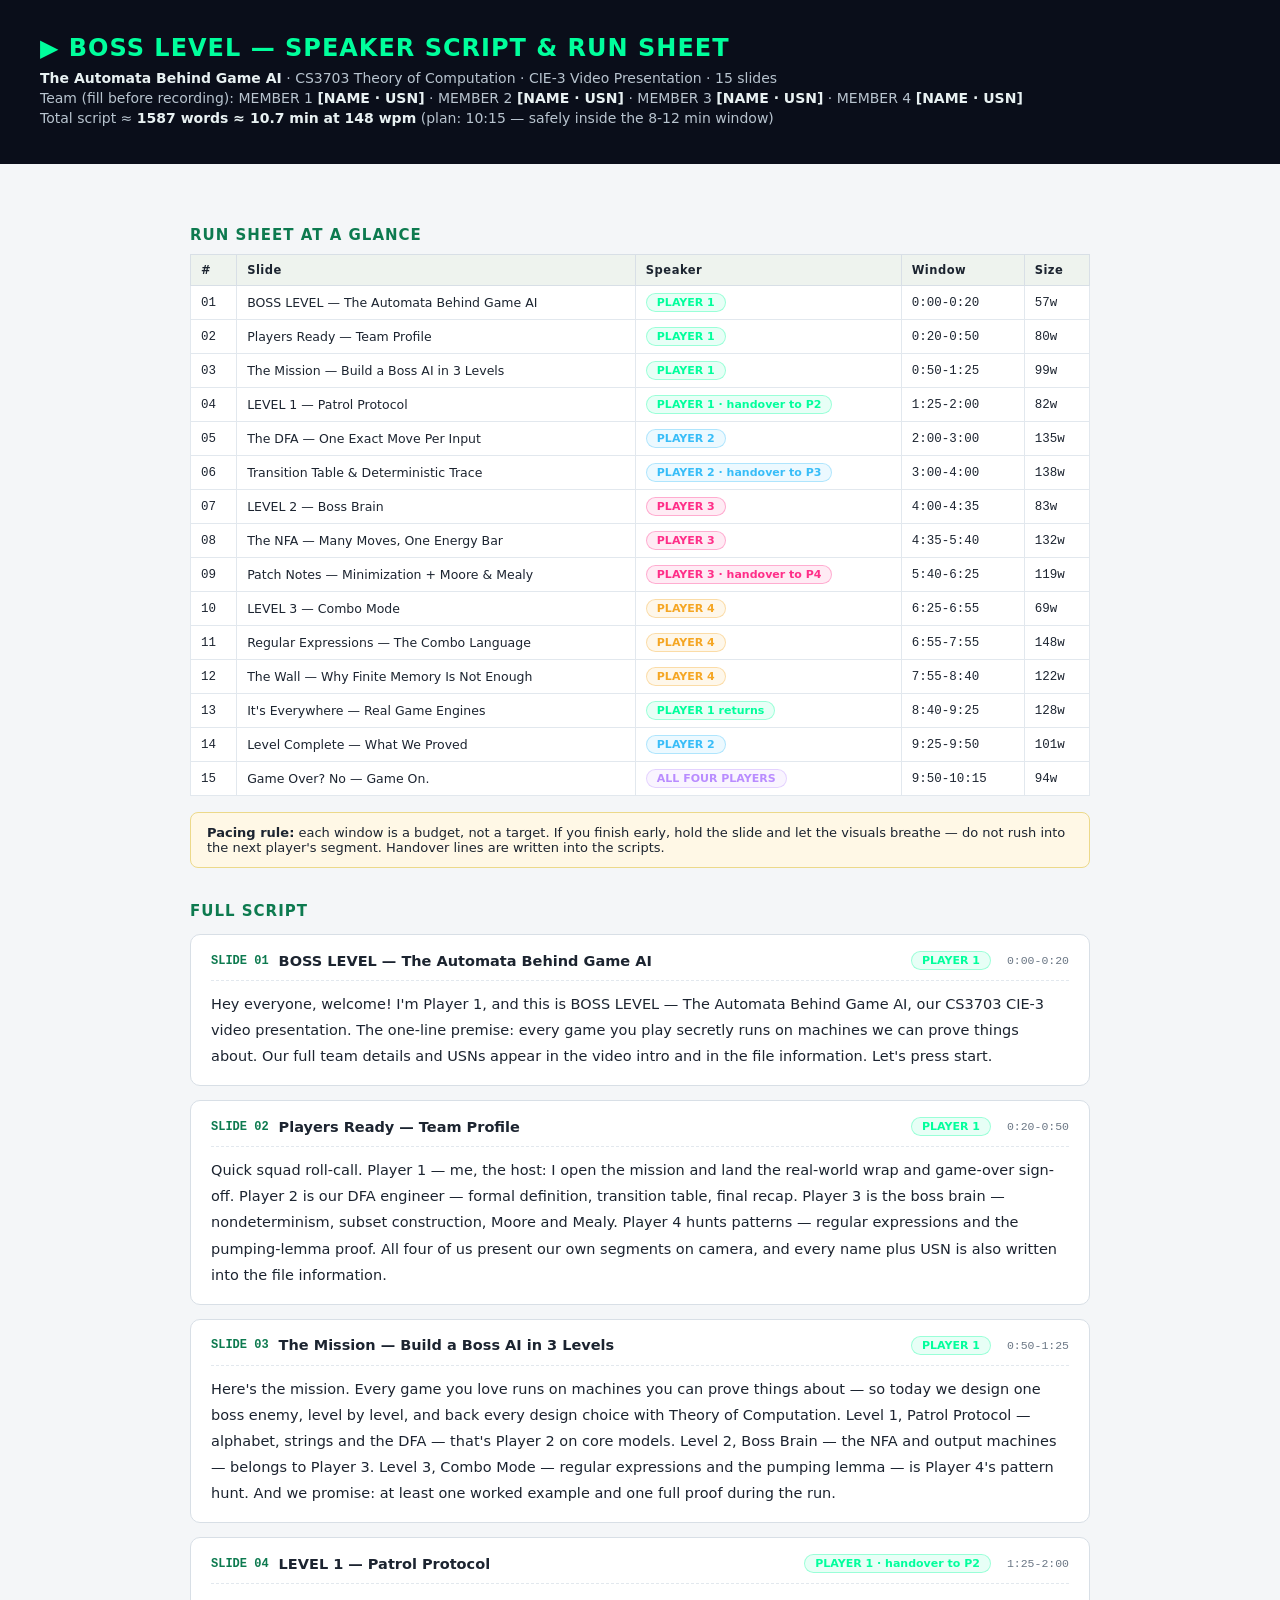
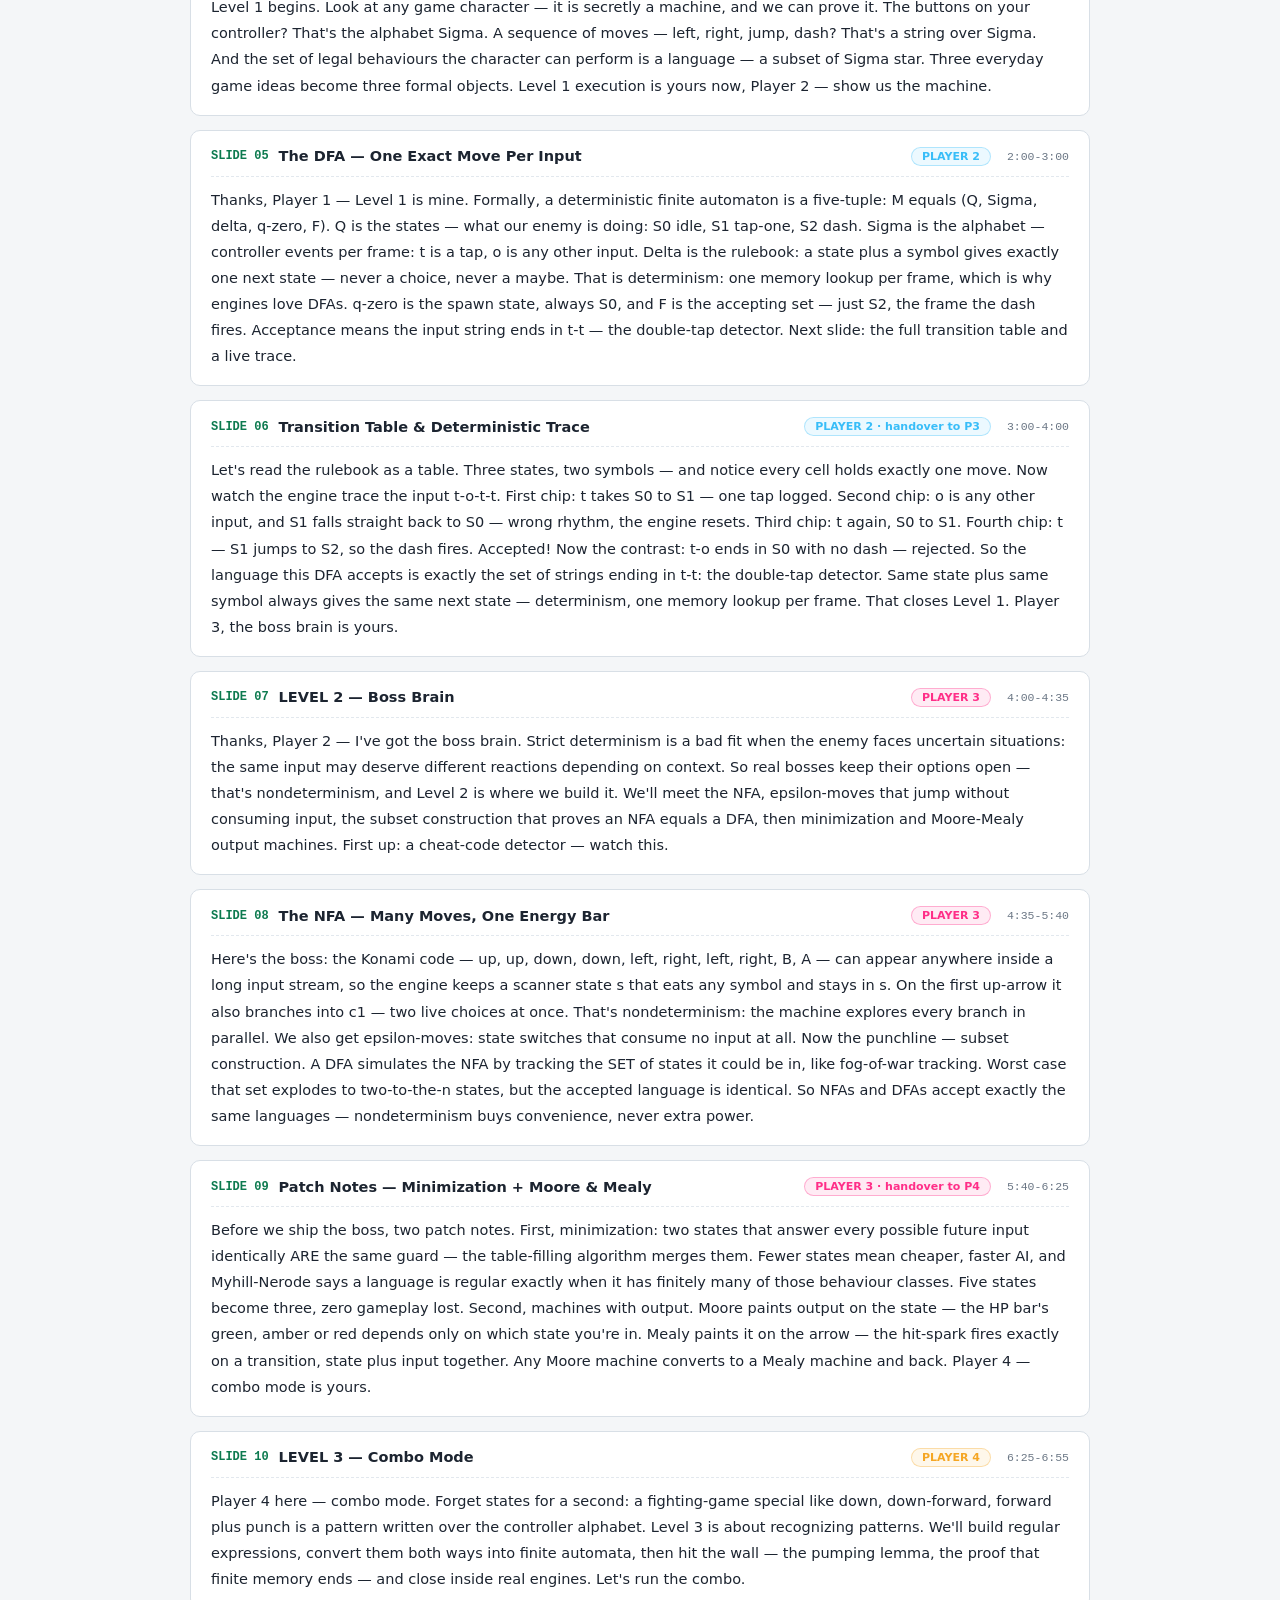
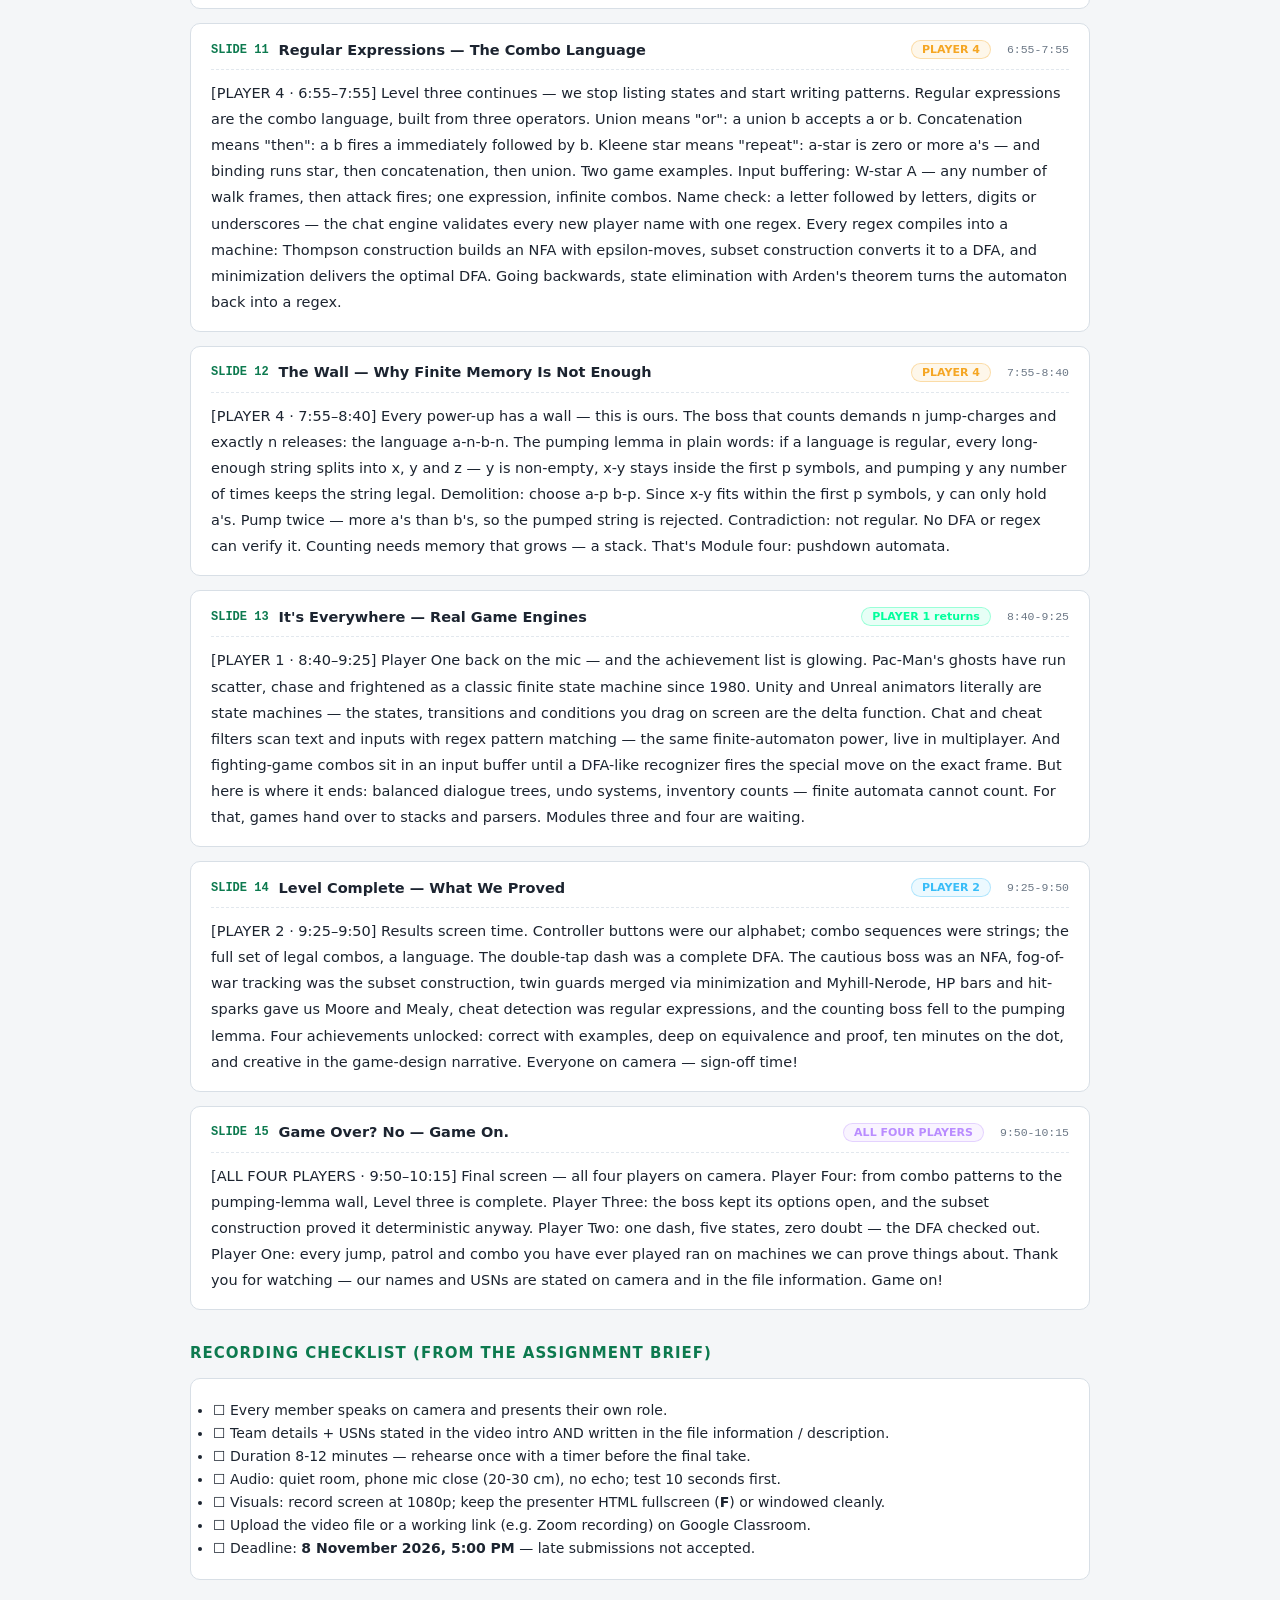
<file: public/assets/aistudio/Speaker_Script_Notes_913f59c5.html>
<!DOCTYPE html>
<html lang="en">
<head>
<meta charset="UTF-8">
<title>Speaker Script — BOSS LEVEL: The Automata Behind Game AI</title>
<style>
  body { font-family:'Segoe UI',system-ui,sans-serif; background:#f4f6f8; color:#1c2430;
          margin:0; padding:0; }
  .band { background:#0A0E1A; color:#E8F1F2; padding:34px 40px; }
  .band h1 { font-size:24px; letter-spacing:1px; margin:0 0 8px; color:#00FF9C; }
  .band p { margin:4px 0; color:#B8C4CF; font-size:14px; }
  .band b { color:#E8F1F2; }
  .wrap { max-width:900px; margin:0 auto; padding:28px 24px 60px; }
  h2 { font-size:15px; color:#0d7a4f; letter-spacing:1px; margin:34px 0 10px;
        text-transform:uppercase; }
  table { width:100%; border-collapse:collapse; font-size:12.5px; background:#fff;
           border:1px solid #d8dfe6; }
  th { background:#eef3ee; text-align:left; padding:8px 10px; border:1px solid #d8dfe6;
        font-size:11.5px; letter-spacing:.5px; }
  td { padding:7px 10px; border:1px solid #e2e8ee; vertical-align:middle; }
  .mono { font-family:Consolas,'JetBrains Mono',monospace; }
  .chip { display:inline-block; border:1px solid; border-radius:99px; padding:2px 10px;
           font-size:11px; font-weight:600; white-space:nowrap; }
  .win { color:#6b7785; font-size:11.5px; margin-left:6px; }
  section { background:#fff; border:1px solid #d8dfe6; border-radius:10px;
             padding:16px 20px; margin-top:14px; page-break-inside:avoid; }
  .sec-head { display:flex; align-items:center; gap:10px; flex-wrap:wrap;
               border-bottom:1px dashed #e2e8ee; padding-bottom:10px; margin-bottom:10px; }
  .sec-head h2 { margin:0; color:#1c2430; font-size:14.5px; letter-spacing:0;
                  text-transform:none; flex:1; min-width:200px; }
  .num { color:#0d7a4f; font-weight:700; font-size:12px; }
  .script { font-size:14.5px; line-height:1.8; margin:0; }
  ul.check { background:#fff; border:1px solid #d8dfe6; border-radius:10px; padding:16px 22px; }
  ul.check li { margin:7px 0; font-size:14px; }
  .note { background:#fff8e6; border:1px solid #ecd98a; border-radius:8px; padding:12px 16px;
           font-size:13px; margin-top:16px; }
  @media print { body { background:#fff; } .band { -webkit-print-color-adjust:exact; } }
</style>
</head>
<body>
<div class="band">
  <h1>▶ BOSS LEVEL — SPEAKER SCRIPT &amp; RUN SHEET</h1>
  <p><b>The Automata Behind Game AI</b> · CS3703 Theory of Computation · CIE-3 Video Presentation · 15 slides</p>
  <p>Team (fill before recording): MEMBER 1 <b>[NAME · USN]</b> · MEMBER 2 <b>[NAME · USN]</b> ·
     MEMBER 3 <b>[NAME · USN]</b> · MEMBER 4 <b>[NAME · USN]</b></p>
  <p>Total script ≈ <b>1587 words ≈ 10.7 min at 148 wpm</b> (plan: 10:15 — safely inside the 8-12 min window)</p>
</div>
<div class="wrap">
  <h2>Run sheet at a glance</h2>
  <table>
    <tr><th>#</th><th>Slide</th><th>Speaker</th><th>Window</th><th>Size</th></tr>
    <tr><td class="mono">01</td><td>BOSS LEVEL — The Automata Behind Game AI</td><td><span class="chip" style="background:#00FF9C18;color:#00FF9C;border-color:#00FF9C55">PLAYER 1</span></td><td class="mono">0:00-0:20</td><td class="mono">57w</td></tr><tr><td class="mono">02</td><td>Players Ready — Team Profile</td><td><span class="chip" style="background:#00FF9C18;color:#00FF9C;border-color:#00FF9C55">PLAYER 1</span></td><td class="mono">0:20-0:50</td><td class="mono">80w</td></tr><tr><td class="mono">03</td><td>The Mission — Build a Boss AI in 3 Levels</td><td><span class="chip" style="background:#00FF9C18;color:#00FF9C;border-color:#00FF9C55">PLAYER 1</span></td><td class="mono">0:50-1:25</td><td class="mono">99w</td></tr><tr><td class="mono">04</td><td>LEVEL 1 — Patrol Protocol</td><td><span class="chip" style="background:#00FF9C18;color:#00FF9C;border-color:#00FF9C55">PLAYER 1 · handover to P2</span></td><td class="mono">1:25-2:00</td><td class="mono">82w</td></tr><tr><td class="mono">05</td><td>The DFA — One Exact Move Per Input</td><td><span class="chip" style="background:#38BDF818;color:#38BDF8;border-color:#38BDF855">PLAYER 2</span></td><td class="mono">2:00-3:00</td><td class="mono">135w</td></tr><tr><td class="mono">06</td><td>Transition Table &amp; Deterministic Trace</td><td><span class="chip" style="background:#38BDF818;color:#38BDF8;border-color:#38BDF855">PLAYER 2 · handover to P3</span></td><td class="mono">3:00-4:00</td><td class="mono">138w</td></tr><tr><td class="mono">07</td><td>LEVEL 2 — Boss Brain</td><td><span class="chip" style="background:#FF2E8818;color:#FF2E88;border-color:#FF2E8855">PLAYER 3</span></td><td class="mono">4:00-4:35</td><td class="mono">83w</td></tr><tr><td class="mono">08</td><td>The NFA — Many Moves, One Energy Bar</td><td><span class="chip" style="background:#FF2E8818;color:#FF2E88;border-color:#FF2E8855">PLAYER 3</span></td><td class="mono">4:35-5:40</td><td class="mono">132w</td></tr><tr><td class="mono">09</td><td>Patch Notes — Minimization + Moore &amp; Mealy</td><td><span class="chip" style="background:#FF2E8818;color:#FF2E88;border-color:#FF2E8855">PLAYER 3 · handover to P4</span></td><td class="mono">5:40-6:25</td><td class="mono">119w</td></tr><tr><td class="mono">10</td><td>LEVEL 3 — Combo Mode</td><td><span class="chip" style="background:#F5A62318;color:#F5A623;border-color:#F5A62355">PLAYER 4</span></td><td class="mono">6:25-6:55</td><td class="mono">69w</td></tr><tr><td class="mono">11</td><td>Regular Expressions — The Combo Language</td><td><span class="chip" style="background:#F5A62318;color:#F5A623;border-color:#F5A62355">PLAYER 4</span></td><td class="mono">6:55-7:55</td><td class="mono">148w</td></tr><tr><td class="mono">12</td><td>The Wall — Why Finite Memory Is Not Enough</td><td><span class="chip" style="background:#F5A62318;color:#F5A623;border-color:#F5A62355">PLAYER 4</span></td><td class="mono">7:55-8:40</td><td class="mono">122w</td></tr><tr><td class="mono">13</td><td>It&#x27;s Everywhere — Real Game Engines</td><td><span class="chip" style="background:#00FF9C18;color:#00FF9C;border-color:#00FF9C55">PLAYER 1 returns</span></td><td class="mono">8:40-9:25</td><td class="mono">128w</td></tr><tr><td class="mono">14</td><td>Level Complete — What We Proved</td><td><span class="chip" style="background:#38BDF818;color:#38BDF8;border-color:#38BDF855">PLAYER 2</span></td><td class="mono">9:25-9:50</td><td class="mono">101w</td></tr><tr><td class="mono">15</td><td>Game Over? No — Game On.</td><td><span class="chip" style="background:#B98CFF18;color:#B98CFF;border-color:#B98CFF55">ALL FOUR PLAYERS</span></td><td class="mono">9:50-10:15</td><td class="mono">94w</td></tr>
  </table>
  <div class="note"><b>Pacing rule:</b> each window is a budget, not a target. If you finish early,
  hold the slide and let the visuals breathe — do not rush into the next player's segment.
  Handover lines are written into the scripts.</div>
  <h2>Full script</h2>
  
<section>
  <div class="sec-head">
    <span class="num mono">SLIDE 01</span>
    <h2>BOSS LEVEL — The Automata Behind Game AI</h2>
    <span class="chip" style="background:#00FF9C18;color:#00FF9C;border-color:#00FF9C55">PLAYER 1</span> <span class="win mono">0:00-0:20</span>
  </div>
  <p class="script">Hey everyone, welcome! I&#x27;m Player 1, and this is BOSS LEVEL — The Automata Behind Game AI, our CS3703 CIE-3 video presentation. The one-line premise: every game you play secretly runs on machines we can prove things about. Our full team details and USNs appear in the video intro and in the file information. Let&#x27;s press start.</p>
</section>
<section>
  <div class="sec-head">
    <span class="num mono">SLIDE 02</span>
    <h2>Players Ready — Team Profile</h2>
    <span class="chip" style="background:#00FF9C18;color:#00FF9C;border-color:#00FF9C55">PLAYER 1</span> <span class="win mono">0:20-0:50</span>
  </div>
  <p class="script">Quick squad roll-call. Player 1 — me, the host: I open the mission and land the real-world wrap and game-over sign-off. Player 2 is our DFA engineer — formal definition, transition table, final recap. Player 3 is the boss brain — nondeterminism, subset construction, Moore and Mealy. Player 4 hunts patterns — regular expressions and the pumping-lemma proof. All four of us present our own segments on camera, and every name plus USN is also written into the file information.</p>
</section>
<section>
  <div class="sec-head">
    <span class="num mono">SLIDE 03</span>
    <h2>The Mission — Build a Boss AI in 3 Levels</h2>
    <span class="chip" style="background:#00FF9C18;color:#00FF9C;border-color:#00FF9C55">PLAYER 1</span> <span class="win mono">0:50-1:25</span>
  </div>
  <p class="script">Here&#x27;s the mission. Every game you love runs on machines you can prove things about — so today we design one boss enemy, level by level, and back every design choice with Theory of Computation. Level 1, Patrol Protocol — alphabet, strings and the DFA — that&#x27;s Player 2 on core models. Level 2, Boss Brain — the NFA and output machines — belongs to Player 3. Level 3, Combo Mode — regular expressions and the pumping lemma — is Player 4&#x27;s pattern hunt. And we promise: at least one worked example and one full proof during the run.</p>
</section>
<section>
  <div class="sec-head">
    <span class="num mono">SLIDE 04</span>
    <h2>LEVEL 1 — Patrol Protocol</h2>
    <span class="chip" style="background:#00FF9C18;color:#00FF9C;border-color:#00FF9C55">PLAYER 1 · handover to P2</span> <span class="win mono">1:25-2:00</span>
  </div>
  <p class="script">Level 1 begins. Look at any game character — it is secretly a machine, and we can prove it. The buttons on your controller? That&#x27;s the alphabet Sigma. A sequence of moves — left, right, jump, dash? That&#x27;s a string over Sigma. And the set of legal behaviours the character can perform is a language — a subset of Sigma star. Three everyday game ideas become three formal objects. Level 1 execution is yours now, Player 2 — show us the machine.</p>
</section>
<section>
  <div class="sec-head">
    <span class="num mono">SLIDE 05</span>
    <h2>The DFA — One Exact Move Per Input</h2>
    <span class="chip" style="background:#38BDF818;color:#38BDF8;border-color:#38BDF855">PLAYER 2</span> <span class="win mono">2:00-3:00</span>
  </div>
  <p class="script">Thanks, Player 1 — Level 1 is mine. Formally, a deterministic finite automaton is a five-tuple: M equals (Q, Sigma, delta, q-zero, F). Q is the states — what our enemy is doing: S0 idle, S1 tap-one, S2 dash. Sigma is the alphabet — controller events per frame: t is a tap, o is any other input. Delta is the rulebook: a state plus a symbol gives exactly one next state — never a choice, never a maybe. That is determinism: one memory lookup per frame, which is why engines love DFAs. q-zero is the spawn state, always S0, and F is the accepting set — just S2, the frame the dash fires. Acceptance means the input string ends in t-t — the double-tap detector. Next slide: the full transition table and a live trace.</p>
</section>
<section>
  <div class="sec-head">
    <span class="num mono">SLIDE 06</span>
    <h2>Transition Table &amp; Deterministic Trace</h2>
    <span class="chip" style="background:#38BDF818;color:#38BDF8;border-color:#38BDF855">PLAYER 2 · handover to P3</span> <span class="win mono">3:00-4:00</span>
  </div>
  <p class="script">Let&#x27;s read the rulebook as a table. Three states, two symbols — and notice every cell holds exactly one move. Now watch the engine trace the input t-o-t-t. First chip: t takes S0 to S1 — one tap logged. Second chip: o is any other input, and S1 falls straight back to S0 — wrong rhythm, the engine resets. Third chip: t again, S0 to S1. Fourth chip: t — S1 jumps to S2, so the dash fires. Accepted! Now the contrast: t-o ends in S0 with no dash — rejected. So the language this DFA accepts is exactly the set of strings ending in t-t: the double-tap detector. Same state plus same symbol always gives the same next state — determinism, one memory lookup per frame. That closes Level 1. Player 3, the boss brain is yours.</p>
</section>
<section>
  <div class="sec-head">
    <span class="num mono">SLIDE 07</span>
    <h2>LEVEL 2 — Boss Brain</h2>
    <span class="chip" style="background:#FF2E8818;color:#FF2E88;border-color:#FF2E8855">PLAYER 3</span> <span class="win mono">4:00-4:35</span>
  </div>
  <p class="script">Thanks, Player 2 — I&#x27;ve got the boss brain. Strict determinism is a bad fit when the enemy faces uncertain situations: the same input may deserve different reactions depending on context. So real bosses keep their options open — that&#x27;s nondeterminism, and Level 2 is where we build it. We&#x27;ll meet the NFA, epsilon-moves that jump without consuming input, the subset construction that proves an NFA equals a DFA, then minimization and Moore-Mealy output machines. First up: a cheat-code detector — watch this.</p>
</section>
<section>
  <div class="sec-head">
    <span class="num mono">SLIDE 08</span>
    <h2>The NFA — Many Moves, One Energy Bar</h2>
    <span class="chip" style="background:#FF2E8818;color:#FF2E88;border-color:#FF2E8855">PLAYER 3</span> <span class="win mono">4:35-5:40</span>
  </div>
  <p class="script">Here&#x27;s the boss: the Konami code — up, up, down, down, left, right, left, right, B, A — can appear anywhere inside a long input stream, so the engine keeps a scanner state s that eats any symbol and stays in s. On the first up-arrow it also branches into c1 — two live choices at once. That&#x27;s nondeterminism: the machine explores every branch in parallel. We also get epsilon-moves: state switches that consume no input at all. Now the punchline — subset construction. A DFA simulates the NFA by tracking the SET of states it could be in, like fog-of-war tracking. Worst case that set explodes to two-to-the-n states, but the accepted language is identical. So NFAs and DFAs accept exactly the same languages — nondeterminism buys convenience, never extra power.</p>
</section>
<section>
  <div class="sec-head">
    <span class="num mono">SLIDE 09</span>
    <h2>Patch Notes — Minimization + Moore &amp; Mealy</h2>
    <span class="chip" style="background:#FF2E8818;color:#FF2E88;border-color:#FF2E8855">PLAYER 3 · handover to P4</span> <span class="win mono">5:40-6:25</span>
  </div>
  <p class="script">Before we ship the boss, two patch notes. First, minimization: two states that answer every possible future input identically ARE the same guard — the table-filling algorithm merges them. Fewer states mean cheaper, faster AI, and Myhill-Nerode says a language is regular exactly when it has finitely many of those behaviour classes. Five states become three, zero gameplay lost. Second, machines with output. Moore paints output on the state — the HP bar&#x27;s green, amber or red depends only on which state you&#x27;re in. Mealy paints it on the arrow — the hit-spark fires exactly on a transition, state plus input together. Any Moore machine converts to a Mealy machine and back. Player 4 — combo mode is yours.</p>
</section>
<section>
  <div class="sec-head">
    <span class="num mono">SLIDE 10</span>
    <h2>LEVEL 3 — Combo Mode</h2>
    <span class="chip" style="background:#F5A62318;color:#F5A623;border-color:#F5A62355">PLAYER 4</span> <span class="win mono">6:25-6:55</span>
  </div>
  <p class="script">Player 4 here — combo mode. Forget states for a second: a fighting-game special like down, down-forward, forward plus punch is a pattern written over the controller alphabet. Level 3 is about recognizing patterns. We&#x27;ll build regular expressions, convert them both ways into finite automata, then hit the wall — the pumping lemma, the proof that finite memory ends — and close inside real engines. Let&#x27;s run the combo.</p>
</section>
<section>
  <div class="sec-head">
    <span class="num mono">SLIDE 11</span>
    <h2>Regular Expressions — The Combo Language</h2>
    <span class="chip" style="background:#F5A62318;color:#F5A623;border-color:#F5A62355">PLAYER 4</span> <span class="win mono">6:55-7:55</span>
  </div>
  <p class="script">[PLAYER 4 · 6:55–7:55] Level three continues — we stop listing states and start writing patterns. Regular expressions are the combo language, built from three operators. Union means &quot;or&quot;: a union b accepts a or b. Concatenation means &quot;then&quot;: a b fires a immediately followed by b. Kleene star means &quot;repeat&quot;: a-star is zero or more a&#x27;s — and binding runs star, then concatenation, then union. Two game examples. Input buffering: W-star A — any number of walk frames, then attack fires; one expression, infinite combos. Name check: a letter followed by letters, digits or underscores — the chat engine validates every new player name with one regex. Every regex compiles into a machine: Thompson construction builds an NFA with epsilon-moves, subset construction converts it to a DFA, and minimization delivers the optimal DFA. Going backwards, state elimination with Arden&#x27;s theorem turns the automaton back into a regex.</p>
</section>
<section>
  <div class="sec-head">
    <span class="num mono">SLIDE 12</span>
    <h2>The Wall — Why Finite Memory Is Not Enough</h2>
    <span class="chip" style="background:#F5A62318;color:#F5A623;border-color:#F5A62355">PLAYER 4</span> <span class="win mono">7:55-8:40</span>
  </div>
  <p class="script">[PLAYER 4 · 7:55–8:40] Every power-up has a wall — this is ours. The boss that counts demands n jump-charges and exactly n releases: the language a-n-b-n. The pumping lemma in plain words: if a language is regular, every long-enough string splits into x, y and z — y is non-empty, x-y stays inside the first p symbols, and pumping y any number of times keeps the string legal. Demolition: choose a-p b-p. Since x-y fits within the first p symbols, y can only hold a&#x27;s. Pump twice — more a&#x27;s than b&#x27;s, so the pumped string is rejected. Contradiction: not regular. No DFA or regex can verify it. Counting needs memory that grows — a stack. That&#x27;s Module four: pushdown automata.</p>
</section>
<section>
  <div class="sec-head">
    <span class="num mono">SLIDE 13</span>
    <h2>It&#x27;s Everywhere — Real Game Engines</h2>
    <span class="chip" style="background:#00FF9C18;color:#00FF9C;border-color:#00FF9C55">PLAYER 1 returns</span> <span class="win mono">8:40-9:25</span>
  </div>
  <p class="script">[PLAYER 1 · 8:40–9:25] Player One back on the mic — and the achievement list is glowing. Pac-Man&#x27;s ghosts have run scatter, chase and frightened as a classic finite state machine since 1980. Unity and Unreal animators literally are state machines — the states, transitions and conditions you drag on screen are the delta function. Chat and cheat filters scan text and inputs with regex pattern matching — the same finite-automaton power, live in multiplayer. And fighting-game combos sit in an input buffer until a DFA-like recognizer fires the special move on the exact frame. But here is where it ends: balanced dialogue trees, undo systems, inventory counts — finite automata cannot count. For that, games hand over to stacks and parsers. Modules three and four are waiting.</p>
</section>
<section>
  <div class="sec-head">
    <span class="num mono">SLIDE 14</span>
    <h2>Level Complete — What We Proved</h2>
    <span class="chip" style="background:#38BDF818;color:#38BDF8;border-color:#38BDF855">PLAYER 2</span> <span class="win mono">9:25-9:50</span>
  </div>
  <p class="script">[PLAYER 2 · 9:25–9:50] Results screen time. Controller buttons were our alphabet; combo sequences were strings; the full set of legal combos, a language. The double-tap dash was a complete DFA. The cautious boss was an NFA, fog-of-war tracking was the subset construction, twin guards merged via minimization and Myhill-Nerode, HP bars and hit-sparks gave us Moore and Mealy, cheat detection was regular expressions, and the counting boss fell to the pumping lemma. Four achievements unlocked: correct with examples, deep on equivalence and proof, ten minutes on the dot, and creative in the game-design narrative. Everyone on camera — sign-off time!</p>
</section>
<section>
  <div class="sec-head">
    <span class="num mono">SLIDE 15</span>
    <h2>Game Over? No — Game On.</h2>
    <span class="chip" style="background:#B98CFF18;color:#B98CFF;border-color:#B98CFF55">ALL FOUR PLAYERS</span> <span class="win mono">9:50-10:15</span>
  </div>
  <p class="script">[ALL FOUR PLAYERS · 9:50–10:15] Final screen — all four players on camera. Player Four: from combo patterns to the pumping-lemma wall, Level three is complete. Player Three: the boss kept its options open, and the subset construction proved it deterministic anyway. Player Two: one dash, five states, zero doubt — the DFA checked out. Player One: every jump, patrol and combo you have ever played ran on machines we can prove things about. Thank you for watching — our names and USNs are stated on camera and in the file information. Game on!</p>
</section>
  <h2>Recording checklist (from the assignment brief)</h2>
  <ul class="check">
    <li>☐ Every member speaks on camera and presents their own role.</li>
    <li>☐ Team details + USNs stated in the video intro AND written in the file information / description.</li>
    <li>☐ Duration 8-12 minutes — rehearse once with a timer before the final take.</li>
    <li>☐ Audio: quiet room, phone mic close (20-30 cm), no echo; test 10 seconds first.</li>
    <li>☐ Visuals: record screen at 1080p; keep the presenter HTML fullscreen (<b>F</b>) or windowed cleanly.</li>
    <li>☐ Upload the video file or a working link (e.g. Zoom recording) on Google Classroom.</li>
    <li>☐ Deadline: <b>8 November 2026, 5:00 PM</b> — late submissions not accepted.</li>
  </ul>
</div>
</body>
</html>
</file>
